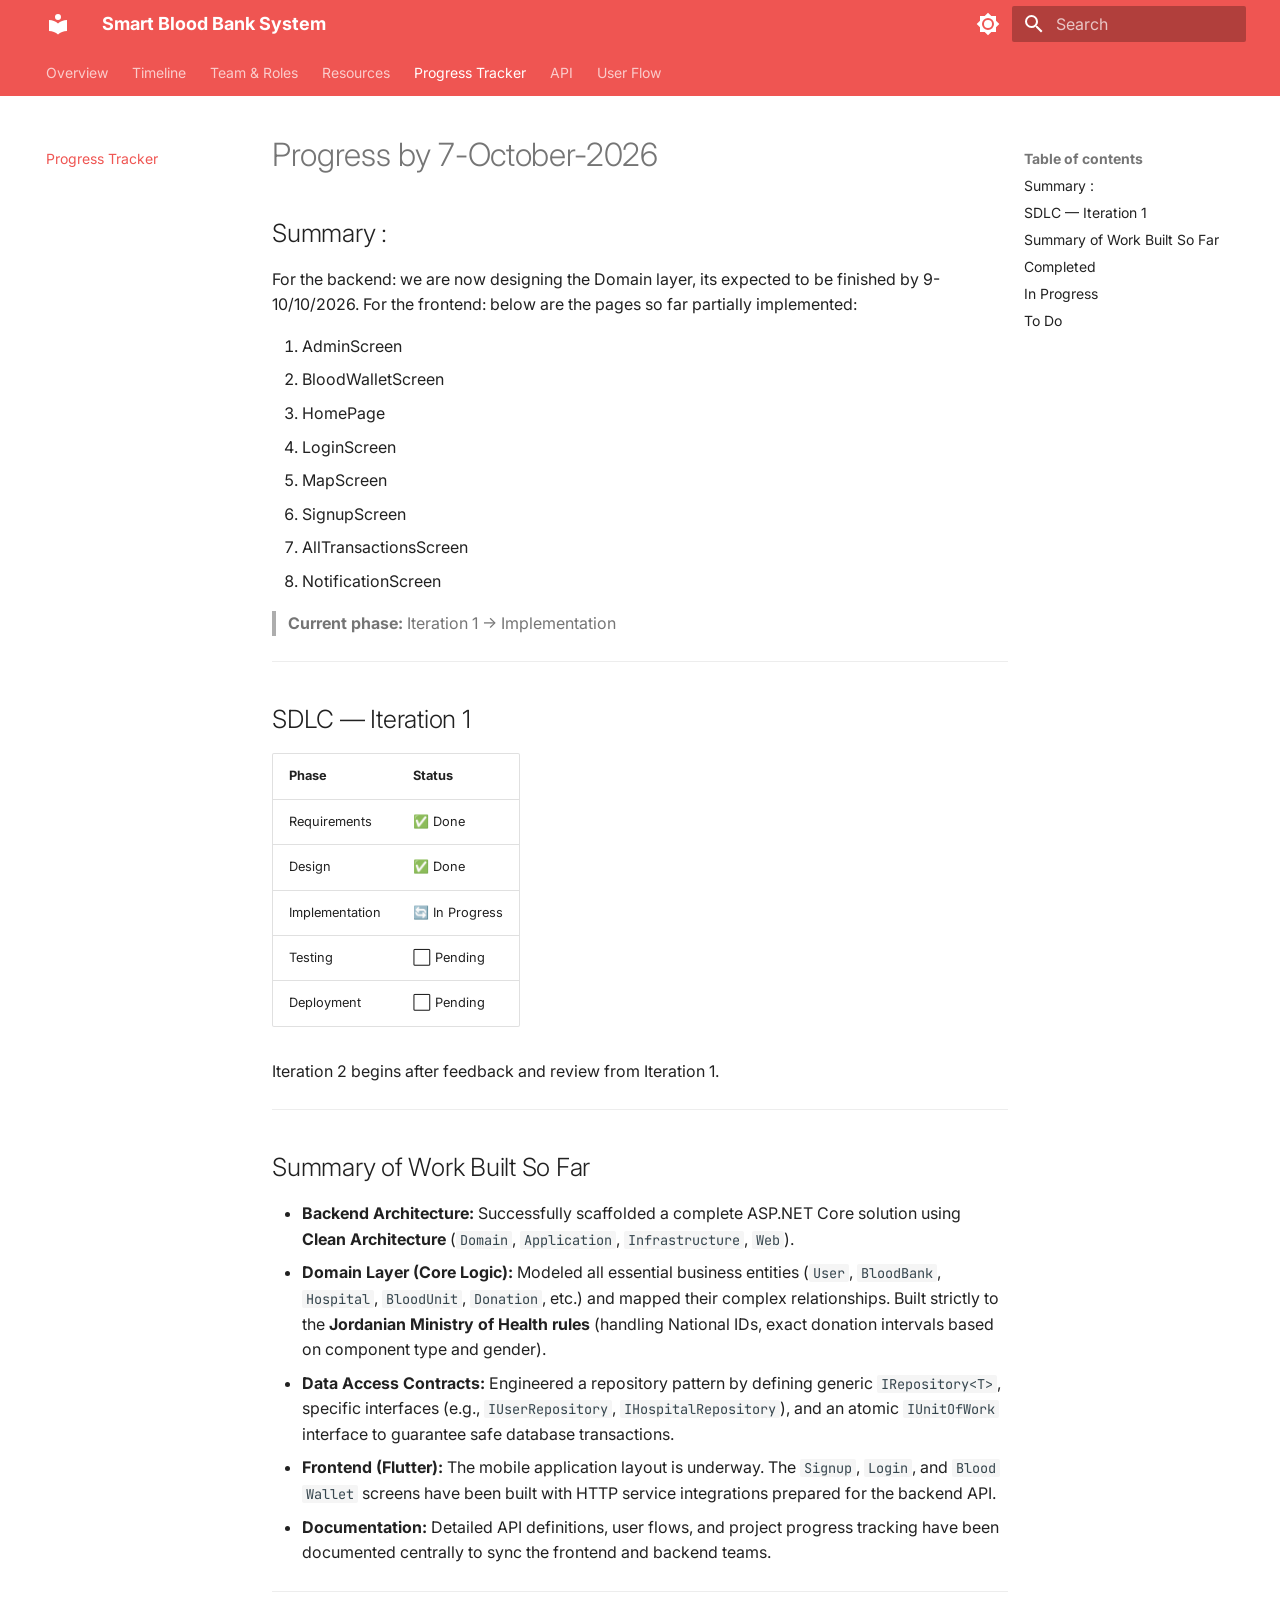
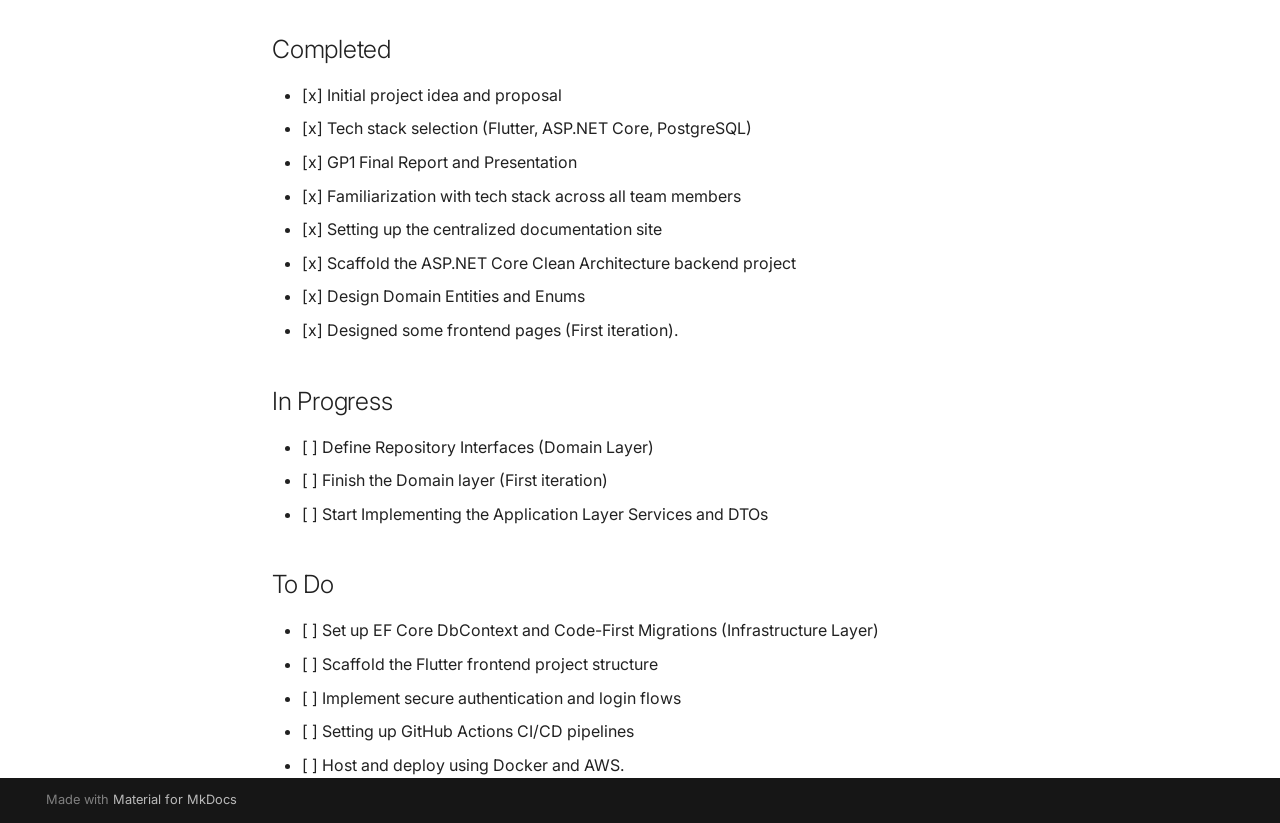
<file: progress/index.html>
<!doctype html>
<html lang="en" class="no-js">
  <head>
    
      <meta charset="utf-8">
      <meta name="viewport" content="width=device-width,initial-scale=1">
      
        <meta name="description" content="Documentation for the Smart Blood Bank System graduation project">
      
      
      
      
        <link rel="prev" href="../resources/">
      
      
      
        
      
      
      <link rel="icon" href="../assets/images/favicon.png">
      <meta name="generator" content="mkdocs-1.6.1, mkdocs-material-9.8.0">
    
    
      
        <title>Progress Tracker - Smart Blood Bank System</title>
      
    
    
      <link rel="stylesheet" href="../assets/stylesheets/main.57a0d79d.min.css">
      
        
        <link rel="stylesheet" href="../assets/stylesheets/palette.fb2fffe2.min.css">
      
      


    
    
      
    
    
      
        
        
        <link rel="preconnect" href="https://fonts.gstatic.com" crossorigin>
        <link rel="stylesheet" href="https://fonts.googleapis.com/css?family=Inter:300,300i,400,400i,700,700i%7CJetBrains+Mono:400,400i,700,700i&display=fallback">
        <style>:root{--md-text-font:"Inter";--md-code-font:"JetBrains Mono"}</style>
      
    
    
      <link rel="stylesheet" href="../stylesheets/extra.css">
    
    <script>__md_scope=new URL("..",location),__md_hash=e=>[...e].reduce(((e,_)=>(e<<5)-e+_.charCodeAt(0)),0),__md_get=(e,_=localStorage,t=__md_scope)=>JSON.parse(_.getItem(t.pathname+"."+e)),__md_set=(e,_,t=localStorage,a=__md_scope)=>{try{t.setItem(a.pathname+"."+e,JSON.stringify(_))}catch(e){}}</script>
    
      

    
    
  </head>
  
  
    
    
      
    
    
    
    
    <body dir="ltr" data-md-color-scheme="default" data-md-color-primary="red" data-md-color-accent="deep-orange">
  
    
    <input class="md-toggle" data-md-toggle="drawer" type="checkbox" id="__drawer" autocomplete="off">
    <input class="md-toggle" data-md-toggle="search" type="checkbox" id="__search" autocomplete="off">
    <label class="md-overlay" for="__drawer"></label>
    <div data-md-component="skip">
      
        
        <a href="#progress-by-7-october-2026" class="md-skip">
          Skip to content
        </a>
      
    </div>
    <div data-md-component="announce">
      
    </div>
    
    
      

<header class="md-header" data-md-component="header">
  <nav class="md-header__inner md-grid" aria-label="Header">
    <a href=".." title="Smart Blood Bank System" class="md-header__button md-logo" aria-label="Smart Blood Bank System" data-md-component="logo">
      
  
  <svg xmlns="http://www.w3.org/2000/svg" viewBox="0 0 24 24"><path d="M12 8a3 3 0 0 0 3-3 3 3 0 0 0-3-3 3 3 0 0 0-3 3 3 3 0 0 0 3 3m0 3.54C9.64 9.35 6.5 8 3 8v11c3.5 0 6.64 1.35 9 3.54 2.36-2.19 5.5-3.54 9-3.54V8c-3.5 0-6.64 1.35-9 3.54"/></svg>

    </a>
    <label class="md-header__button md-icon" for="__drawer">
      
      <svg xmlns="http://www.w3.org/2000/svg" viewBox="0 0 24 24"><path d="M3 6h18v2H3zm0 5h18v2H3zm0 5h18v2H3z"/></svg>
    </label>
    <div class="md-header__title" data-md-component="header-title">
      <div class="md-header__ellipsis">
        <div class="md-header__topic">
          <span class="md-ellipsis">
            Smart Blood Bank System
          </span>
        </div>
        <div class="md-header__topic" data-md-component="header-topic">
          <span class="md-ellipsis">
            
              Progress Tracker
            
          </span>
        </div>
      </div>
    </div>
    
      
        <form class="md-header__option" data-md-component="palette">
  
    
    
    
    <input class="md-option" data-md-color-media="(prefers-color-scheme: light)" data-md-color-scheme="default" data-md-color-primary="red" data-md-color-accent="deep-orange"  aria-label="Switch to dark mode"  type="radio" name="__palette" id="__palette_0">
    
      <label class="md-header__button md-icon" title="Switch to dark mode" for="__palette_1" hidden>
        <svg xmlns="http://www.w3.org/2000/svg" viewBox="0 0 24 24"><path d="M12 8a4 4 0 0 0-4 4 4 4 0 0 0 4 4 4 4 0 0 0 4-4 4 4 0 0 0-4-4m0 10a6 6 0 0 1-6-6 6 6 0 0 1 6-6 6 6 0 0 1 6 6 6 6 0 0 1-6 6m8-9.31V4h-4.69L12 .69 8.69 4H4v4.69L.69 12 4 15.31V20h4.69L12 23.31 15.31 20H20v-4.69L23.31 12z"/></svg>
      </label>
    
  
    
    
    
    <input class="md-option" data-md-color-media="(prefers-color-scheme: dark)" data-md-color-scheme="slate" data-md-color-primary="red" data-md-color-accent="deep-orange"  aria-label="Switch to light mode"  type="radio" name="__palette" id="__palette_1">
    
      <label class="md-header__button md-icon" title="Switch to light mode" for="__palette_0" hidden>
        <svg xmlns="http://www.w3.org/2000/svg" viewBox="0 0 24 24"><path d="M12 18c-.89 0-1.74-.2-2.5-.55C11.56 16.5 13 14.42 13 12s-1.44-4.5-3.5-5.45C10.26 6.2 11.11 6 12 6a6 6 0 0 1 6 6 6 6 0 0 1-6 6m8-9.31V4h-4.69L12 .69 8.69 4H4v4.69L.69 12 4 15.31V20h4.69L12 23.31 15.31 20H20v-4.69L23.31 12z"/></svg>
      </label>
    
  
</form>
      
    
    
      <script>var palette=__md_get("__palette");if(palette&&palette.color){if("(prefers-color-scheme)"===palette.color.media){var media=matchMedia("(prefers-color-scheme: light)"),input=document.querySelector(media.matches?"[data-md-color-media='(prefers-color-scheme: light)']":"[data-md-color-media='(prefers-color-scheme: dark)']");palette.color.media=input.getAttribute("data-md-color-media"),palette.color.scheme=input.getAttribute("data-md-color-scheme"),palette.color.primary=input.getAttribute("data-md-color-primary"),palette.color.accent=input.getAttribute("data-md-color-accent")}for(var[key,value]of Object.entries(palette.color))document.body.setAttribute("data-md-color-"+key,value)}</script>
    
    
    
      
      
        <label class="md-header__button md-icon" for="__search">
          
          <svg xmlns="http://www.w3.org/2000/svg" viewBox="0 0 24 24"><path d="M9.5 3A6.5 6.5 0 0 1 16 9.5c0 1.61-.59 3.09-1.56 4.23l.27.27h.79l5 5-1.5 1.5-5-5v-.79l-.27-.27A6.52 6.52 0 0 1 9.5 16 6.5 6.5 0 0 1 3 9.5 6.5 6.5 0 0 1 9.5 3m0 2C7 5 5 7 5 9.5S7 14 9.5 14 14 12 14 9.5 12 5 9.5 5"/></svg>
        </label>
        <div class="md-search" data-md-component="search" role="dialog">
  <label class="md-search__overlay" for="__search"></label>
  <div class="md-search__inner" role="search">
    <form class="md-search__form" name="search">
      <input type="text" class="md-search__input" name="query" aria-label="Search" placeholder="Search" autocapitalize="off" autocorrect="off" autocomplete="off" spellcheck="false" data-md-component="search-query" required>
      <label class="md-search__icon md-icon" for="__search">
        
        <svg xmlns="http://www.w3.org/2000/svg" viewBox="0 0 24 24"><path d="M9.5 3A6.5 6.5 0 0 1 16 9.5c0 1.61-.59 3.09-1.56 4.23l.27.27h.79l5 5-1.5 1.5-5-5v-.79l-.27-.27A6.52 6.52 0 0 1 9.5 16 6.5 6.5 0 0 1 3 9.5 6.5 6.5 0 0 1 9.5 3m0 2C7 5 5 7 5 9.5S7 14 9.5 14 14 12 14 9.5 12 5 9.5 5"/></svg>
        
        <svg xmlns="http://www.w3.org/2000/svg" viewBox="0 0 24 24"><path d="M20 11v2H8l5.5 5.5-1.42 1.42L4.16 12l7.92-7.92L13.5 5.5 8 11z"/></svg>
      </label>
      <nav class="md-search__options" aria-label="Search">
        
        <button type="reset" class="md-search__icon md-icon" title="Clear" aria-label="Clear" tabindex="-1">
          
          <svg xmlns="http://www.w3.org/2000/svg" viewBox="0 0 24 24"><path d="M19 6.41 17.59 5 12 10.59 6.41 5 5 6.41 10.59 12 5 17.59 6.41 19 12 13.41 17.59 19 19 17.59 13.41 12z"/></svg>
        </button>
      </nav>
      
        <div class="md-search__suggest" data-md-component="search-suggest"></div>
      
    </form>
    <div class="md-search__output">
      <div class="md-search__scrollwrap" tabindex="0" data-md-scrollfix>
        <div class="md-search-result" data-md-component="search-result">
          <div class="md-search-result__meta">
            Initializing search
          </div>
          <ol class="md-search-result__list" role="presentation"></ol>
        </div>
      </div>
    </div>
  </div>
</div>
      
    
    
  </nav>
  
</header>
    
    <div class="md-container" data-md-component="container">
      
      
        
          
            
<nav class="md-tabs" aria-label="Tabs" data-md-component="tabs">
  <div class="md-grid">
    <ul class="md-tabs__list">
      
        
  
  
  
  
    <li class="md-tabs__item">
      <a href=".." class="md-tabs__link">
        
  
  
    
  
  Overview

      </a>
    </li>
  

      
        
  
  
  
  
    <li class="md-tabs__item">
      <a href="../timeline/" class="md-tabs__link">
        
  
  
    
  
  Timeline

      </a>
    </li>
  

      
        
  
  
  
  
    <li class="md-tabs__item">
      <a href="../team/" class="md-tabs__link">
        
  
  
    
  
  Team & Roles

      </a>
    </li>
  

      
        
  
  
  
  
    <li class="md-tabs__item">
      <a href="../resources/" class="md-tabs__link">
        
  
  
    
  
  Resources

      </a>
    </li>
  

      
        
  
  
  
    
  
  
    <li class="md-tabs__item md-tabs__item--active">
      <a href="./" class="md-tabs__link">
        
  
  
    
  
  Progress Tracker

      </a>
    </li>
  

      
        
  
  
  
  
    <li class="md-tabs__item">
      <a href="../api_design.md" class="md-tabs__link">
        
  
  
    
  
  API

      </a>
    </li>
  

      
        
  
  
  
  
    <li class="md-tabs__item">
      <a href="../user_flow.md" class="md-tabs__link">
        
  
  
    
  
  User Flow

      </a>
    </li>
  

      
    </ul>
  </div>
</nav>
          
        
      
      <main class="md-main" data-md-component="main">
        <div class="md-main__inner md-grid">
          
            
              
              <div class="md-sidebar md-sidebar--primary" data-md-component="sidebar" data-md-type="navigation" >
                <div class="md-sidebar__scrollwrap">
                  <div class="md-sidebar__inner">
                    


  


<nav class="md-nav md-nav--primary md-nav--lifted" aria-label="Navigation" data-md-level="0">
  <label class="md-nav__title" for="__drawer">
    <a href=".." title="Smart Blood Bank System" class="md-nav__button md-logo" aria-label="Smart Blood Bank System" data-md-component="logo">
      
  
  <svg xmlns="http://www.w3.org/2000/svg" viewBox="0 0 24 24"><path d="M12 8a3 3 0 0 0 3-3 3 3 0 0 0-3-3 3 3 0 0 0-3 3 3 3 0 0 0 3 3m0 3.54C9.64 9.35 6.5 8 3 8v11c3.5 0 6.64 1.35 9 3.54 2.36-2.19 5.5-3.54 9-3.54V8c-3.5 0-6.64 1.35-9 3.54"/></svg>

    </a>
    Smart Blood Bank System
  </label>
  
  <ul class="md-nav__list" data-md-scrollfix>
    
      
      
  
  
  
  
    <li class="md-nav__item">
      <a href=".." class="md-nav__link">
        
  
  
  <span class="md-ellipsis">
    
  
    Overview
  

    
  </span>
  
  

      </a>
    </li>
  

    
      
      
  
  
  
  
    <li class="md-nav__item">
      <a href="../timeline/" class="md-nav__link">
        
  
  
  <span class="md-ellipsis">
    
  
    Timeline
  

    
  </span>
  
  

      </a>
    </li>
  

    
      
      
  
  
  
  
    <li class="md-nav__item">
      <a href="../team/" class="md-nav__link">
        
  
  
  <span class="md-ellipsis">
    
  
    Team & Roles
  

    
  </span>
  
  

      </a>
    </li>
  

    
      
      
  
  
  
  
    <li class="md-nav__item">
      <a href="../resources/" class="md-nav__link">
        
  
  
  <span class="md-ellipsis">
    
  
    Resources
  

    
  </span>
  
  

      </a>
    </li>
  

    
      
      
  
  
    
  
  
  
    <li class="md-nav__item md-nav__item--active">
      
      <input class="md-nav__toggle md-toggle" type="checkbox" id="__toc">
      
      
        
      
      
        <label class="md-nav__link md-nav__link--active" for="__toc">
          
  
  
  <span class="md-ellipsis">
    
  
    Progress Tracker
  

    
  </span>
  
  

          <span class="md-nav__icon md-icon"></span>
        </label>
      
      <a href="./" class="md-nav__link md-nav__link--active">
        
  
  
  <span class="md-ellipsis">
    
  
    Progress Tracker
  

    
  </span>
  
  

      </a>
      
        

<nav class="md-nav md-nav--secondary" aria-label="Table of contents">
  
  
  
    
  
  
    <label class="md-nav__title" for="__toc">
      <span class="md-nav__icon md-icon"></span>
      Table of contents
    </label>
    <ul class="md-nav__list" data-md-component="toc" data-md-scrollfix>
      
        <li class="md-nav__item">
  <a href="#summary" class="md-nav__link">
    <span class="md-ellipsis">
      
        Summary :
      
    </span>
  </a>
  
</li>
      
        <li class="md-nav__item">
  <a href="#sdlc-iteration-1" class="md-nav__link">
    <span class="md-ellipsis">
      
        SDLC — Iteration 1
      
    </span>
  </a>
  
</li>
      
        <li class="md-nav__item">
  <a href="#summary-of-work-built-so-far" class="md-nav__link">
    <span class="md-ellipsis">
      
        Summary of Work Built So Far
      
    </span>
  </a>
  
</li>
      
        <li class="md-nav__item">
  <a href="#completed" class="md-nav__link">
    <span class="md-ellipsis">
      
        Completed
      
    </span>
  </a>
  
</li>
      
        <li class="md-nav__item">
  <a href="#in-progress" class="md-nav__link">
    <span class="md-ellipsis">
      
        In Progress
      
    </span>
  </a>
  
</li>
      
        <li class="md-nav__item">
  <a href="#to-do" class="md-nav__link">
    <span class="md-ellipsis">
      
        To Do
      
    </span>
  </a>
  
</li>
      
    </ul>
  
</nav>
      
    </li>
  

    
      
      
  
  
  
  
    <li class="md-nav__item">
      <a href="../api_design.md" class="md-nav__link">
        
  
  
  <span class="md-ellipsis">
    
  
    API
  

    
  </span>
  
  

      </a>
    </li>
  

    
      
      
  
  
  
  
    <li class="md-nav__item">
      <a href="../user_flow.md" class="md-nav__link">
        
  
  
  <span class="md-ellipsis">
    
  
    User Flow
  

    
  </span>
  
  

      </a>
    </li>
  

    
  </ul>
</nav>
                  </div>
                </div>
              </div>
            
            
              
              <div class="md-sidebar md-sidebar--secondary" data-md-component="sidebar" data-md-type="toc" >
                <div class="md-sidebar__scrollwrap">
                  <div class="md-sidebar__inner">
                    

<nav class="md-nav md-nav--secondary" aria-label="Table of contents">
  
  
  
    
  
  
    <label class="md-nav__title" for="__toc">
      <span class="md-nav__icon md-icon"></span>
      Table of contents
    </label>
    <ul class="md-nav__list" data-md-component="toc" data-md-scrollfix>
      
        <li class="md-nav__item">
  <a href="#summary" class="md-nav__link">
    <span class="md-ellipsis">
      
        Summary :
      
    </span>
  </a>
  
</li>
      
        <li class="md-nav__item">
  <a href="#sdlc-iteration-1" class="md-nav__link">
    <span class="md-ellipsis">
      
        SDLC — Iteration 1
      
    </span>
  </a>
  
</li>
      
        <li class="md-nav__item">
  <a href="#summary-of-work-built-so-far" class="md-nav__link">
    <span class="md-ellipsis">
      
        Summary of Work Built So Far
      
    </span>
  </a>
  
</li>
      
        <li class="md-nav__item">
  <a href="#completed" class="md-nav__link">
    <span class="md-ellipsis">
      
        Completed
      
    </span>
  </a>
  
</li>
      
        <li class="md-nav__item">
  <a href="#in-progress" class="md-nav__link">
    <span class="md-ellipsis">
      
        In Progress
      
    </span>
  </a>
  
</li>
      
        <li class="md-nav__item">
  <a href="#to-do" class="md-nav__link">
    <span class="md-ellipsis">
      
        To Do
      
    </span>
  </a>
  
</li>
      
    </ul>
  
</nav>
                  </div>
                </div>
              </div>
            
          
          
            <div class="md-content" data-md-component="content">
              
              <article class="md-content__inner md-typeset">
                
                  



<h1 id="progress-by-7-october-2026">Progress by 7-October-2026</h1>
<h2 id="summary">Summary :</h2>
<p>For the backend: we are now designing the Domain layer, its expected to be finished by 9-10/10/2026.
For the frontend: below are the pages so far partially implemented:</p>
<ol>
<li>AdminScreen</li>
<li>BloodWalletScreen</li>
<li>HomePage</li>
<li>LoginScreen</li>
<li>MapScreen</li>
<li>SignupScreen</li>
<li>AllTransactionsScreen</li>
<li>NotificationScreen</li>
</ol>
<blockquote>
<p><strong>Current phase:</strong> Iteration 1 → Implementation</p>
</blockquote>
<hr />
<h2 id="sdlc-iteration-1">SDLC — Iteration 1</h2>
<table>
<thead>
<tr>
<th>Phase</th>
<th>Status</th>
</tr>
</thead>
<tbody>
<tr>
<td>Requirements</td>
<td>✅ Done</td>
</tr>
<tr>
<td>Design</td>
<td>✅ Done</td>
</tr>
<tr>
<td>Implementation</td>
<td>🔄 In Progress</td>
</tr>
<tr>
<td>Testing</td>
<td>⬜ Pending</td>
</tr>
<tr>
<td>Deployment</td>
<td>⬜ Pending</td>
</tr>
</tbody>
</table>
<p>Iteration 2 begins after feedback and review from Iteration 1.</p>
<hr />
<h2 id="summary-of-work-built-so-far">Summary of Work Built So Far</h2>
<ul>
<li><strong>Backend Architecture:</strong> Successfully scaffolded a complete ASP.NET Core solution using <strong>Clean Architecture</strong> (<code>Domain</code>, <code>Application</code>, <code>Infrastructure</code>, <code>Web</code>).</li>
<li><strong>Domain Layer (Core Logic):</strong> Modeled all essential business entities (<code>User</code>, <code>BloodBank</code>, <code>Hospital</code>, <code>BloodUnit</code>, <code>Donation</code>, etc.) and mapped their complex relationships. Built strictly to the <strong>Jordanian Ministry of Health rules</strong> (handling National IDs, exact donation intervals based on component type and gender).</li>
<li><strong>Data Access Contracts:</strong> Engineered a repository pattern by defining generic <code>IRepository&lt;T&gt;</code>, specific interfaces (e.g., <code>IUserRepository</code>, <code>IHospitalRepository</code>), and an atomic <code>IUnitOfWork</code> interface to guarantee safe database transactions. </li>
<li><strong>Frontend (Flutter):</strong> The mobile application layout is underway. The <code>Signup</code>, <code>Login</code>, and <code>Blood Wallet</code> screens have been built with HTTP service integrations prepared for the backend API.</li>
<li><strong>Documentation:</strong> Detailed API definitions, user flows, and project progress tracking have been documented centrally to sync the frontend and backend teams.</li>
</ul>
<hr />
<h2 id="completed">Completed</h2>
<ul>
<li>[x] Initial project idea and proposal</li>
<li>[x] Tech stack selection (Flutter, ASP.NET Core, PostgreSQL)</li>
<li>[x] GP1 Final Report and Presentation</li>
<li>[x] Familiarization with tech stack across all team members</li>
<li>[x] Setting up the centralized documentation site</li>
<li>[x] Scaffold the ASP.NET Core Clean Architecture backend project</li>
<li>[x] Design Domain Entities and Enums</li>
<li>[x] Designed some frontend pages (First iteration).</li>
</ul>
<h2 id="in-progress">In Progress</h2>
<ul>
<li>[ ] Define Repository Interfaces (Domain Layer)</li>
<li>[ ] Finish the Domain layer (First iteration)</li>
<li>[ ] Start Implementing the Application Layer Services and DTOs</li>
</ul>
<h2 id="to-do">To Do</h2>
<ul>
<li>[ ] Set up EF Core DbContext and Code-First Migrations (Infrastructure Layer)</li>
<li>[ ] Scaffold the Flutter frontend project structure</li>
<li>[ ] Implement secure authentication and login flows</li>
<li>[ ] Setting up GitHub Actions CI/CD pipelines</li>
<li>[ ] Host and deploy using Docker and AWS.</li>
</ul>












                
              </article>
            </div>
          
          
<script>var target=document.getElementById(location.hash.slice(1));target&&target.name&&(target.checked=target.name.startsWith("__tabbed_"))</script>
        </div>
        
          <button type="button" class="md-top md-icon" data-md-component="top" hidden>
  
  <svg xmlns="http://www.w3.org/2000/svg" viewBox="0 0 24 24"><path d="M13 20h-2V8l-5.5 5.5-1.42-1.42L12 4.16l7.92 7.92-1.42 1.42L13 8z"/></svg>
  Back to top
</button>
        
      </main>
      
        <footer class="md-footer">
  
  <div class="md-footer-meta md-typeset">
    <div class="md-footer-meta__inner md-grid">
      <div class="md-copyright">
  
  
    Made with
    <a href="https://squidfunk.github.io/mkdocs-material/" target="_blank" rel="noopener">
      Material for MkDocs
    </a>
  
</div>
      
    </div>
  </div>
</footer>
      
    </div>
    <div class="md-dialog" data-md-component="dialog">
      <div class="md-dialog__inner md-typeset"></div>
    </div>
    
    
    
      
      
      <script id="__config" type="application/json">{"annotate": null, "base": "..", "features": ["navigation.tabs", "navigation.sections", "navigation.top", "search.suggest", "search.highlight", "content.code.copy"], "search": "../assets/javascripts/workers/search.a7633da7.min.js", "tags": null, "translations": {"clipboard.copied": "Copied to clipboard", "clipboard.copy": "Copy to clipboard", "search.result.more.one": "1 more on this page", "search.result.more.other": "# more on this page", "search.result.none": "No matching documents", "search.result.one": "1 matching document", "search.result.other": "# matching documents", "search.result.placeholder": "Type to start searching", "search.result.term.missing": "Missing", "select.version": "Select version"}, "version": null}</script>
    
    
      <script src="../assets/javascripts/bundle.c21346df.min.js"></script>
      
    
  </body>
</html>
</file>
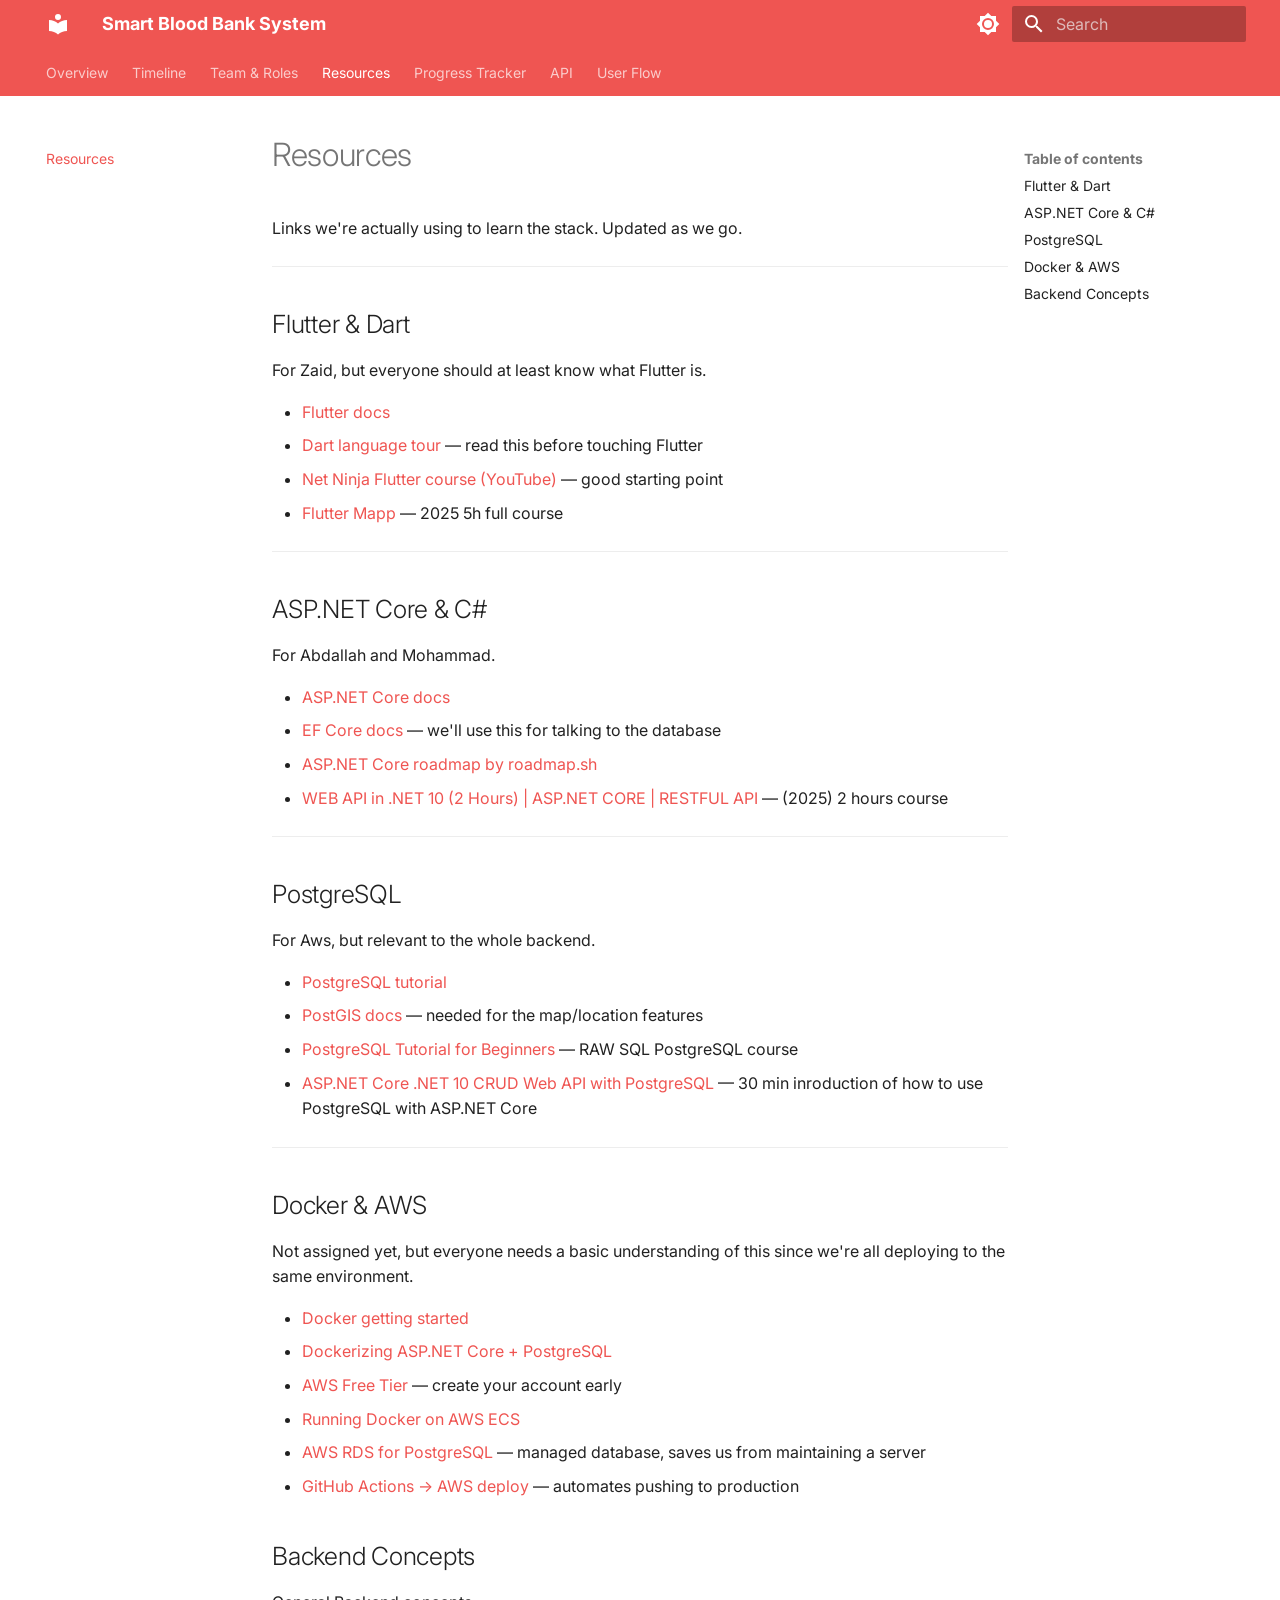
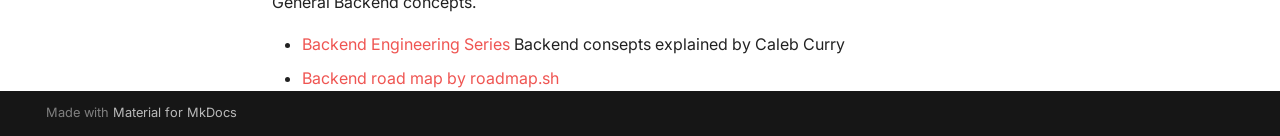
<file: resources/index.html>
<!doctype html>
<html lang="en" class="no-js">
  <head>
    
      <meta charset="utf-8">
      <meta name="viewport" content="width=device-width,initial-scale=1">
      
        <meta name="description" content="Documentation for the Smart Blood Bank System graduation project">
      
      
      
      
        <link rel="prev" href="../team/">
      
      
        <link rel="next" href="../progress/">
      
      
        
      
      
      <link rel="icon" href="../assets/images/favicon.png">
      <meta name="generator" content="mkdocs-1.6.1, mkdocs-material-9.8.0">
    
    
      
        <title>Resources - Smart Blood Bank System</title>
      
    
    
      <link rel="stylesheet" href="../assets/stylesheets/main.57a0d79d.min.css">
      
        
        <link rel="stylesheet" href="../assets/stylesheets/palette.fb2fffe2.min.css">
      
      


    
    
      
    
    
      
        
        
        <link rel="preconnect" href="https://fonts.gstatic.com" crossorigin>
        <link rel="stylesheet" href="https://fonts.googleapis.com/css?family=Inter:300,300i,400,400i,700,700i%7CJetBrains+Mono:400,400i,700,700i&display=fallback">
        <style>:root{--md-text-font:"Inter";--md-code-font:"JetBrains Mono"}</style>
      
    
    
      <link rel="stylesheet" href="../stylesheets/extra.css">
    
    <script>__md_scope=new URL("..",location),__md_hash=e=>[...e].reduce(((e,_)=>(e<<5)-e+_.charCodeAt(0)),0),__md_get=(e,_=localStorage,t=__md_scope)=>JSON.parse(_.getItem(t.pathname+"."+e)),__md_set=(e,_,t=localStorage,a=__md_scope)=>{try{t.setItem(a.pathname+"."+e,JSON.stringify(_))}catch(e){}}</script>
    
      

    
    
  </head>
  
  
    
    
      
    
    
    
    
    <body dir="ltr" data-md-color-scheme="default" data-md-color-primary="red" data-md-color-accent="deep-orange">
  
    
    <input class="md-toggle" data-md-toggle="drawer" type="checkbox" id="__drawer" autocomplete="off">
    <input class="md-toggle" data-md-toggle="search" type="checkbox" id="__search" autocomplete="off">
    <label class="md-overlay" for="__drawer"></label>
    <div data-md-component="skip">
      
        
        <a href="#resources" class="md-skip">
          Skip to content
        </a>
      
    </div>
    <div data-md-component="announce">
      
    </div>
    
    
      

<header class="md-header" data-md-component="header">
  <nav class="md-header__inner md-grid" aria-label="Header">
    <a href=".." title="Smart Blood Bank System" class="md-header__button md-logo" aria-label="Smart Blood Bank System" data-md-component="logo">
      
  
  <svg xmlns="http://www.w3.org/2000/svg" viewBox="0 0 24 24"><path d="M12 8a3 3 0 0 0 3-3 3 3 0 0 0-3-3 3 3 0 0 0-3 3 3 3 0 0 0 3 3m0 3.54C9.64 9.35 6.5 8 3 8v11c3.5 0 6.64 1.35 9 3.54 2.36-2.19 5.5-3.54 9-3.54V8c-3.5 0-6.64 1.35-9 3.54"/></svg>

    </a>
    <label class="md-header__button md-icon" for="__drawer">
      
      <svg xmlns="http://www.w3.org/2000/svg" viewBox="0 0 24 24"><path d="M3 6h18v2H3zm0 5h18v2H3zm0 5h18v2H3z"/></svg>
    </label>
    <div class="md-header__title" data-md-component="header-title">
      <div class="md-header__ellipsis">
        <div class="md-header__topic">
          <span class="md-ellipsis">
            Smart Blood Bank System
          </span>
        </div>
        <div class="md-header__topic" data-md-component="header-topic">
          <span class="md-ellipsis">
            
              Resources
            
          </span>
        </div>
      </div>
    </div>
    
      
        <form class="md-header__option" data-md-component="palette">
  
    
    
    
    <input class="md-option" data-md-color-media="(prefers-color-scheme: light)" data-md-color-scheme="default" data-md-color-primary="red" data-md-color-accent="deep-orange"  aria-label="Switch to dark mode"  type="radio" name="__palette" id="__palette_0">
    
      <label class="md-header__button md-icon" title="Switch to dark mode" for="__palette_1" hidden>
        <svg xmlns="http://www.w3.org/2000/svg" viewBox="0 0 24 24"><path d="M12 8a4 4 0 0 0-4 4 4 4 0 0 0 4 4 4 4 0 0 0 4-4 4 4 0 0 0-4-4m0 10a6 6 0 0 1-6-6 6 6 0 0 1 6-6 6 6 0 0 1 6 6 6 6 0 0 1-6 6m8-9.31V4h-4.69L12 .69 8.69 4H4v4.69L.69 12 4 15.31V20h4.69L12 23.31 15.31 20H20v-4.69L23.31 12z"/></svg>
      </label>
    
  
    
    
    
    <input class="md-option" data-md-color-media="(prefers-color-scheme: dark)" data-md-color-scheme="slate" data-md-color-primary="red" data-md-color-accent="deep-orange"  aria-label="Switch to light mode"  type="radio" name="__palette" id="__palette_1">
    
      <label class="md-header__button md-icon" title="Switch to light mode" for="__palette_0" hidden>
        <svg xmlns="http://www.w3.org/2000/svg" viewBox="0 0 24 24"><path d="M12 18c-.89 0-1.74-.2-2.5-.55C11.56 16.5 13 14.42 13 12s-1.44-4.5-3.5-5.45C10.26 6.2 11.11 6 12 6a6 6 0 0 1 6 6 6 6 0 0 1-6 6m8-9.31V4h-4.69L12 .69 8.69 4H4v4.69L.69 12 4 15.31V20h4.69L12 23.31 15.31 20H20v-4.69L23.31 12z"/></svg>
      </label>
    
  
</form>
      
    
    
      <script>var palette=__md_get("__palette");if(palette&&palette.color){if("(prefers-color-scheme)"===palette.color.media){var media=matchMedia("(prefers-color-scheme: light)"),input=document.querySelector(media.matches?"[data-md-color-media='(prefers-color-scheme: light)']":"[data-md-color-media='(prefers-color-scheme: dark)']");palette.color.media=input.getAttribute("data-md-color-media"),palette.color.scheme=input.getAttribute("data-md-color-scheme"),palette.color.primary=input.getAttribute("data-md-color-primary"),palette.color.accent=input.getAttribute("data-md-color-accent")}for(var[key,value]of Object.entries(palette.color))document.body.setAttribute("data-md-color-"+key,value)}</script>
    
    
    
      
      
        <label class="md-header__button md-icon" for="__search">
          
          <svg xmlns="http://www.w3.org/2000/svg" viewBox="0 0 24 24"><path d="M9.5 3A6.5 6.5 0 0 1 16 9.5c0 1.61-.59 3.09-1.56 4.23l.27.27h.79l5 5-1.5 1.5-5-5v-.79l-.27-.27A6.52 6.52 0 0 1 9.5 16 6.5 6.5 0 0 1 3 9.5 6.5 6.5 0 0 1 9.5 3m0 2C7 5 5 7 5 9.5S7 14 9.5 14 14 12 14 9.5 12 5 9.5 5"/></svg>
        </label>
        <div class="md-search" data-md-component="search" role="dialog">
  <label class="md-search__overlay" for="__search"></label>
  <div class="md-search__inner" role="search">
    <form class="md-search__form" name="search">
      <input type="text" class="md-search__input" name="query" aria-label="Search" placeholder="Search" autocapitalize="off" autocorrect="off" autocomplete="off" spellcheck="false" data-md-component="search-query" required>
      <label class="md-search__icon md-icon" for="__search">
        
        <svg xmlns="http://www.w3.org/2000/svg" viewBox="0 0 24 24"><path d="M9.5 3A6.5 6.5 0 0 1 16 9.5c0 1.61-.59 3.09-1.56 4.23l.27.27h.79l5 5-1.5 1.5-5-5v-.79l-.27-.27A6.52 6.52 0 0 1 9.5 16 6.5 6.5 0 0 1 3 9.5 6.5 6.5 0 0 1 9.5 3m0 2C7 5 5 7 5 9.5S7 14 9.5 14 14 12 14 9.5 12 5 9.5 5"/></svg>
        
        <svg xmlns="http://www.w3.org/2000/svg" viewBox="0 0 24 24"><path d="M20 11v2H8l5.5 5.5-1.42 1.42L4.16 12l7.92-7.92L13.5 5.5 8 11z"/></svg>
      </label>
      <nav class="md-search__options" aria-label="Search">
        
        <button type="reset" class="md-search__icon md-icon" title="Clear" aria-label="Clear" tabindex="-1">
          
          <svg xmlns="http://www.w3.org/2000/svg" viewBox="0 0 24 24"><path d="M19 6.41 17.59 5 12 10.59 6.41 5 5 6.41 10.59 12 5 17.59 6.41 19 12 13.41 17.59 19 19 17.59 13.41 12z"/></svg>
        </button>
      </nav>
      
        <div class="md-search__suggest" data-md-component="search-suggest"></div>
      
    </form>
    <div class="md-search__output">
      <div class="md-search__scrollwrap" tabindex="0" data-md-scrollfix>
        <div class="md-search-result" data-md-component="search-result">
          <div class="md-search-result__meta">
            Initializing search
          </div>
          <ol class="md-search-result__list" role="presentation"></ol>
        </div>
      </div>
    </div>
  </div>
</div>
      
    
    
  </nav>
  
</header>
    
    <div class="md-container" data-md-component="container">
      
      
        
          
            
<nav class="md-tabs" aria-label="Tabs" data-md-component="tabs">
  <div class="md-grid">
    <ul class="md-tabs__list">
      
        
  
  
  
  
    <li class="md-tabs__item">
      <a href=".." class="md-tabs__link">
        
  
  
    
  
  Overview

      </a>
    </li>
  

      
        
  
  
  
  
    <li class="md-tabs__item">
      <a href="../timeline/" class="md-tabs__link">
        
  
  
    
  
  Timeline

      </a>
    </li>
  

      
        
  
  
  
  
    <li class="md-tabs__item">
      <a href="../team/" class="md-tabs__link">
        
  
  
    
  
  Team & Roles

      </a>
    </li>
  

      
        
  
  
  
    
  
  
    <li class="md-tabs__item md-tabs__item--active">
      <a href="./" class="md-tabs__link">
        
  
  
    
  
  Resources

      </a>
    </li>
  

      
        
  
  
  
  
    <li class="md-tabs__item">
      <a href="../progress/" class="md-tabs__link">
        
  
  
    
  
  Progress Tracker

      </a>
    </li>
  

      
        
  
  
  
  
    <li class="md-tabs__item">
      <a href="../api_design.md" class="md-tabs__link">
        
  
  
    
  
  API

      </a>
    </li>
  

      
        
  
  
  
  
    <li class="md-tabs__item">
      <a href="../user_flow.md" class="md-tabs__link">
        
  
  
    
  
  User Flow

      </a>
    </li>
  

      
    </ul>
  </div>
</nav>
          
        
      
      <main class="md-main" data-md-component="main">
        <div class="md-main__inner md-grid">
          
            
              
              <div class="md-sidebar md-sidebar--primary" data-md-component="sidebar" data-md-type="navigation" >
                <div class="md-sidebar__scrollwrap">
                  <div class="md-sidebar__inner">
                    


  


<nav class="md-nav md-nav--primary md-nav--lifted" aria-label="Navigation" data-md-level="0">
  <label class="md-nav__title" for="__drawer">
    <a href=".." title="Smart Blood Bank System" class="md-nav__button md-logo" aria-label="Smart Blood Bank System" data-md-component="logo">
      
  
  <svg xmlns="http://www.w3.org/2000/svg" viewBox="0 0 24 24"><path d="M12 8a3 3 0 0 0 3-3 3 3 0 0 0-3-3 3 3 0 0 0-3 3 3 3 0 0 0 3 3m0 3.54C9.64 9.35 6.5 8 3 8v11c3.5 0 6.64 1.35 9 3.54 2.36-2.19 5.5-3.54 9-3.54V8c-3.5 0-6.64 1.35-9 3.54"/></svg>

    </a>
    Smart Blood Bank System
  </label>
  
  <ul class="md-nav__list" data-md-scrollfix>
    
      
      
  
  
  
  
    <li class="md-nav__item">
      <a href=".." class="md-nav__link">
        
  
  
  <span class="md-ellipsis">
    
  
    Overview
  

    
  </span>
  
  

      </a>
    </li>
  

    
      
      
  
  
  
  
    <li class="md-nav__item">
      <a href="../timeline/" class="md-nav__link">
        
  
  
  <span class="md-ellipsis">
    
  
    Timeline
  

    
  </span>
  
  

      </a>
    </li>
  

    
      
      
  
  
  
  
    <li class="md-nav__item">
      <a href="../team/" class="md-nav__link">
        
  
  
  <span class="md-ellipsis">
    
  
    Team & Roles
  

    
  </span>
  
  

      </a>
    </li>
  

    
      
      
  
  
    
  
  
  
    <li class="md-nav__item md-nav__item--active">
      
      <input class="md-nav__toggle md-toggle" type="checkbox" id="__toc">
      
      
        
      
      
        <label class="md-nav__link md-nav__link--active" for="__toc">
          
  
  
  <span class="md-ellipsis">
    
  
    Resources
  

    
  </span>
  
  

          <span class="md-nav__icon md-icon"></span>
        </label>
      
      <a href="./" class="md-nav__link md-nav__link--active">
        
  
  
  <span class="md-ellipsis">
    
  
    Resources
  

    
  </span>
  
  

      </a>
      
        

<nav class="md-nav md-nav--secondary" aria-label="Table of contents">
  
  
  
    
  
  
    <label class="md-nav__title" for="__toc">
      <span class="md-nav__icon md-icon"></span>
      Table of contents
    </label>
    <ul class="md-nav__list" data-md-component="toc" data-md-scrollfix>
      
        <li class="md-nav__item">
  <a href="#flutter-dart" class="md-nav__link">
    <span class="md-ellipsis">
      
        Flutter &amp; Dart
      
    </span>
  </a>
  
</li>
      
        <li class="md-nav__item">
  <a href="#aspnet-core-c" class="md-nav__link">
    <span class="md-ellipsis">
      
        ASP.NET Core &amp; C#
      
    </span>
  </a>
  
</li>
      
        <li class="md-nav__item">
  <a href="#postgresql" class="md-nav__link">
    <span class="md-ellipsis">
      
        PostgreSQL
      
    </span>
  </a>
  
</li>
      
        <li class="md-nav__item">
  <a href="#docker-aws" class="md-nav__link">
    <span class="md-ellipsis">
      
        Docker &amp; AWS
      
    </span>
  </a>
  
</li>
      
        <li class="md-nav__item">
  <a href="#backend-concepts" class="md-nav__link">
    <span class="md-ellipsis">
      
        Backend Concepts
      
    </span>
  </a>
  
</li>
      
    </ul>
  
</nav>
      
    </li>
  

    
      
      
  
  
  
  
    <li class="md-nav__item">
      <a href="../progress/" class="md-nav__link">
        
  
  
  <span class="md-ellipsis">
    
  
    Progress Tracker
  

    
  </span>
  
  

      </a>
    </li>
  

    
      
      
  
  
  
  
    <li class="md-nav__item">
      <a href="../api_design.md" class="md-nav__link">
        
  
  
  <span class="md-ellipsis">
    
  
    API
  

    
  </span>
  
  

      </a>
    </li>
  

    
      
      
  
  
  
  
    <li class="md-nav__item">
      <a href="../user_flow.md" class="md-nav__link">
        
  
  
  <span class="md-ellipsis">
    
  
    User Flow
  

    
  </span>
  
  

      </a>
    </li>
  

    
  </ul>
</nav>
                  </div>
                </div>
              </div>
            
            
              
              <div class="md-sidebar md-sidebar--secondary" data-md-component="sidebar" data-md-type="toc" >
                <div class="md-sidebar__scrollwrap">
                  <div class="md-sidebar__inner">
                    

<nav class="md-nav md-nav--secondary" aria-label="Table of contents">
  
  
  
    
  
  
    <label class="md-nav__title" for="__toc">
      <span class="md-nav__icon md-icon"></span>
      Table of contents
    </label>
    <ul class="md-nav__list" data-md-component="toc" data-md-scrollfix>
      
        <li class="md-nav__item">
  <a href="#flutter-dart" class="md-nav__link">
    <span class="md-ellipsis">
      
        Flutter &amp; Dart
      
    </span>
  </a>
  
</li>
      
        <li class="md-nav__item">
  <a href="#aspnet-core-c" class="md-nav__link">
    <span class="md-ellipsis">
      
        ASP.NET Core &amp; C#
      
    </span>
  </a>
  
</li>
      
        <li class="md-nav__item">
  <a href="#postgresql" class="md-nav__link">
    <span class="md-ellipsis">
      
        PostgreSQL
      
    </span>
  </a>
  
</li>
      
        <li class="md-nav__item">
  <a href="#docker-aws" class="md-nav__link">
    <span class="md-ellipsis">
      
        Docker &amp; AWS
      
    </span>
  </a>
  
</li>
      
        <li class="md-nav__item">
  <a href="#backend-concepts" class="md-nav__link">
    <span class="md-ellipsis">
      
        Backend Concepts
      
    </span>
  </a>
  
</li>
      
    </ul>
  
</nav>
                  </div>
                </div>
              </div>
            
          
          
            <div class="md-content" data-md-component="content">
              
              <article class="md-content__inner md-typeset">
                
                  



<h1 id="resources">Resources</h1>
<p>Links we're actually using to learn the stack. Updated as we go.</p>
<hr />
<h2 id="flutter-dart">Flutter &amp; Dart</h2>
<p>For Zaid, but everyone should at least know what Flutter is.</p>
<ul>
<li><a href="https://flutter.dev/docs">Flutter docs</a></li>
<li><a href="https://dart.dev/guides/language/language-tour">Dart language tour</a> — read this before touching Flutter</li>
<li><a href="https://www.youtube.com/watch?v=1ukSR1GRtMU">Net Ninja Flutter course (YouTube)</a> — good starting point</li>
<li><a href="https://www.youtube.com/watch?v=3kaGC_DrUnw&amp;t=1s">Flutter Mapp</a> — 2025 5h full course</li>
</ul>
<hr />
<h2 id="aspnet-core-c">ASP.NET Core &amp; C#</h2>
<p>For Abdallah and Mohammad.</p>
<ul>
<li><a href="https://learn.microsoft.com/en-us/aspnet/core/?view=aspnetcore-8.0">ASP.NET Core docs</a></li>
<li><a href="https://learn.microsoft.com/en-us/ef/core/">EF Core docs</a> — we'll use this for talking to the database</li>
<li><a href="https://roadmap.sh/aspnet-core">ASP.NET Core roadmap by roadmap.sh</a></li>
<li><a href="https://www.youtube.com/watch?v=fqaQ1vazLGk">WEB API in .NET 10 (2 Hours) | ASP.NET CORE | RESTFUL API</a> — (2025) 2 hours course </li>
</ul>
<hr />
<h2 id="postgresql">PostgreSQL</h2>
<p>For Aws, but relevant to the whole backend.</p>
<ul>
<li><a href="https://www.postgresql.org/docs/current/tutorial.html">PostgreSQL tutorial</a></li>
<li><a href="https://postgis.net/documentation/">PostGIS docs</a> — needed for the map/location features</li>
<li><a href="https://www.youtube.com/watch?v=SpfIwlAYaKk">PostgreSQL Tutorial for Beginners</a> — RAW SQL PostgreSQL course</li>
<li><a href="https://www.youtube.com/watch?v=UUtGIJYLBhE">ASP.NET Core .NET 10 CRUD Web API with PostgreSQL</a> — 30 min inroduction of how to use PostgreSQL with ASP.NET Core</li>
</ul>
<hr />
<h2 id="docker-aws">Docker &amp; AWS</h2>
<p>Not assigned yet, but everyone needs a basic understanding of this since we're all deploying to the same environment.</p>
<ul>
<li><a href="https://docs.docker.com/get-started/">Docker getting started</a></li>
<li><a href="https://learn.microsoft.com/en-us/dotnet/architecture/microservices/net-core-net-framework-containers/docker-containers-build-deploy">Dockerizing ASP.NET Core + PostgreSQL</a></li>
<li><a href="https://aws.amazon.com/free/">AWS Free Tier</a> — create your account early</li>
<li><a href="https://docs.aws.amazon.com/AmazonECS/latest/developerguide/getting-started.html">Running Docker on AWS ECS</a></li>
<li><a href="https://docs.aws.amazon.com/AmazonRDS/latest/UserGuide/CHAP_PostgreSQL.html">AWS RDS for PostgreSQL</a> — managed database, saves us from maintaining a server</li>
<li><a href="https://github.com/aws-actions/amazon-ecs-deploy-task-definition">GitHub Actions → AWS deploy</a> — automates pushing to production</li>
</ul>
<h2 id="backend-concepts">Backend Concepts</h2>
<p>General Backend concepts.</p>
<ul>
<li><a href="https://www.youtube.com/watch?v=XvFmUE-36Kc&amp;list=PL_c9BZzLwBRIHUNeoywVJXViXGEsk6PDr">Backend Engineering Series</a> Backend consepts explained by Caleb Curry</li>
<li><a href="https://roadmap.sh/backend">Backend road map by roadmap.sh</a></li>
</ul>












                
              </article>
            </div>
          
          
<script>var target=document.getElementById(location.hash.slice(1));target&&target.name&&(target.checked=target.name.startsWith("__tabbed_"))</script>
        </div>
        
          <button type="button" class="md-top md-icon" data-md-component="top" hidden>
  
  <svg xmlns="http://www.w3.org/2000/svg" viewBox="0 0 24 24"><path d="M13 20h-2V8l-5.5 5.5-1.42-1.42L12 4.16l7.92 7.92-1.42 1.42L13 8z"/></svg>
  Back to top
</button>
        
      </main>
      
        <footer class="md-footer">
  
  <div class="md-footer-meta md-typeset">
    <div class="md-footer-meta__inner md-grid">
      <div class="md-copyright">
  
  
    Made with
    <a href="https://squidfunk.github.io/mkdocs-material/" target="_blank" rel="noopener">
      Material for MkDocs
    </a>
  
</div>
      
    </div>
  </div>
</footer>
      
    </div>
    <div class="md-dialog" data-md-component="dialog">
      <div class="md-dialog__inner md-typeset"></div>
    </div>
    
    
    
      
      
      <script id="__config" type="application/json">{"annotate": null, "base": "..", "features": ["navigation.tabs", "navigation.sections", "navigation.top", "search.suggest", "search.highlight", "content.code.copy"], "search": "../assets/javascripts/workers/search.a7633da7.min.js", "tags": null, "translations": {"clipboard.copied": "Copied to clipboard", "clipboard.copy": "Copy to clipboard", "search.result.more.one": "1 more on this page", "search.result.more.other": "# more on this page", "search.result.none": "No matching documents", "search.result.one": "1 matching document", "search.result.other": "# matching documents", "search.result.placeholder": "Type to start searching", "search.result.term.missing": "Missing", "select.version": "Select version"}, "version": null}</script>
    
    
      <script src="../assets/javascripts/bundle.c21346df.min.js"></script>
      
    
  </body>
</html>
</file>
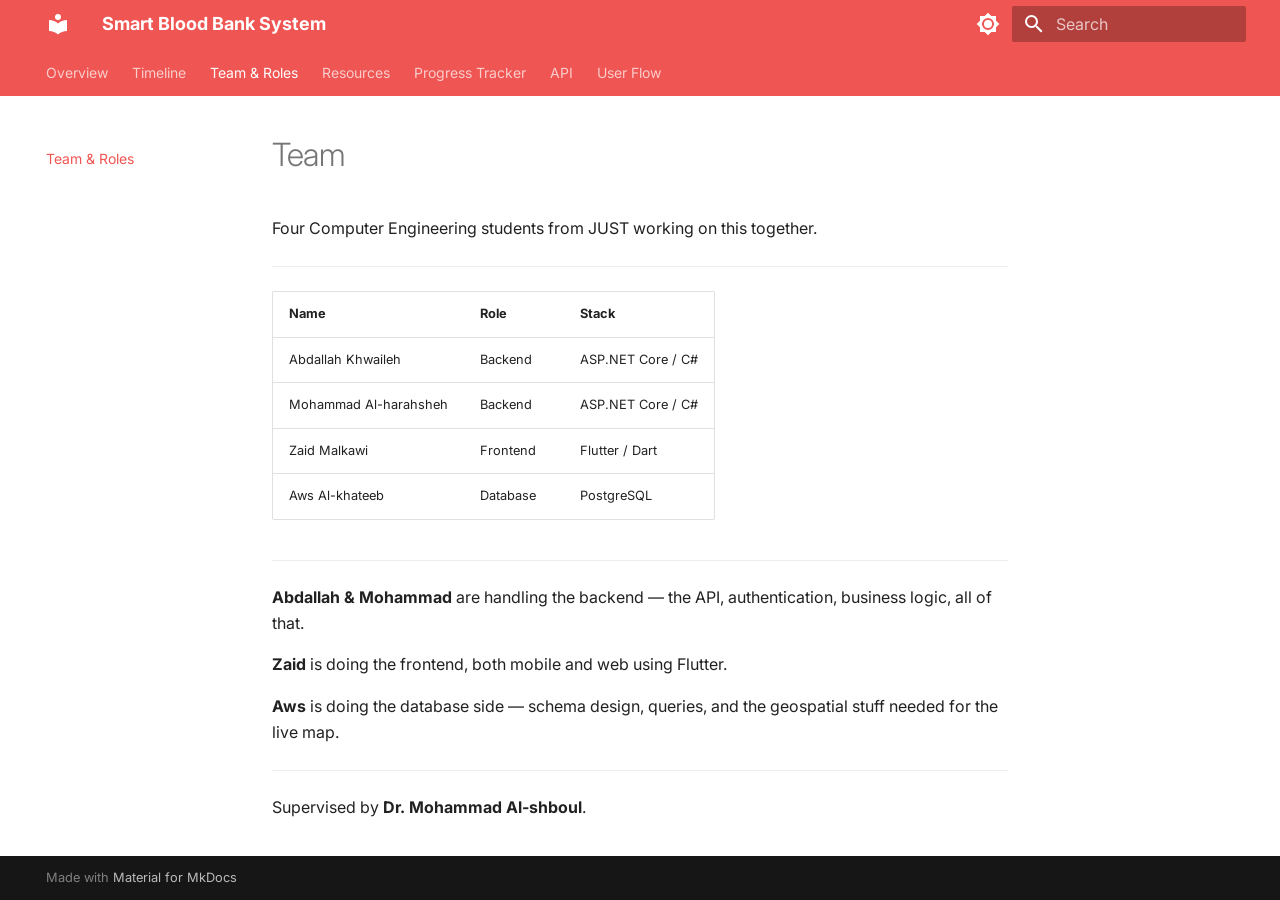
<file: team/index.html>
<!doctype html>
<html lang="en" class="no-js">
  <head>
    
      <meta charset="utf-8">
      <meta name="viewport" content="width=device-width,initial-scale=1">
      
        <meta name="description" content="Documentation for the Smart Blood Bank System graduation project">
      
      
      
      
        <link rel="prev" href="../timeline/">
      
      
        <link rel="next" href="../resources/">
      
      
        
      
      
      <link rel="icon" href="../assets/images/favicon.png">
      <meta name="generator" content="mkdocs-1.6.1, mkdocs-material-9.8.0">
    
    
      
        <title>Team & Roles - Smart Blood Bank System</title>
      
    
    
      <link rel="stylesheet" href="../assets/stylesheets/main.57a0d79d.min.css">
      
        
        <link rel="stylesheet" href="../assets/stylesheets/palette.fb2fffe2.min.css">
      
      


    
    
      
    
    
      
        
        
        <link rel="preconnect" href="https://fonts.gstatic.com" crossorigin>
        <link rel="stylesheet" href="https://fonts.googleapis.com/css?family=Inter:300,300i,400,400i,700,700i%7CJetBrains+Mono:400,400i,700,700i&display=fallback">
        <style>:root{--md-text-font:"Inter";--md-code-font:"JetBrains Mono"}</style>
      
    
    
      <link rel="stylesheet" href="../stylesheets/extra.css">
    
    <script>__md_scope=new URL("..",location),__md_hash=e=>[...e].reduce(((e,_)=>(e<<5)-e+_.charCodeAt(0)),0),__md_get=(e,_=localStorage,t=__md_scope)=>JSON.parse(_.getItem(t.pathname+"."+e)),__md_set=(e,_,t=localStorage,a=__md_scope)=>{try{t.setItem(a.pathname+"."+e,JSON.stringify(_))}catch(e){}}</script>
    
      

    
    
  </head>
  
  
    
    
      
    
    
    
    
    <body dir="ltr" data-md-color-scheme="default" data-md-color-primary="red" data-md-color-accent="deep-orange">
  
    
    <input class="md-toggle" data-md-toggle="drawer" type="checkbox" id="__drawer" autocomplete="off">
    <input class="md-toggle" data-md-toggle="search" type="checkbox" id="__search" autocomplete="off">
    <label class="md-overlay" for="__drawer"></label>
    <div data-md-component="skip">
      
        
        <a href="#team" class="md-skip">
          Skip to content
        </a>
      
    </div>
    <div data-md-component="announce">
      
    </div>
    
    
      

<header class="md-header" data-md-component="header">
  <nav class="md-header__inner md-grid" aria-label="Header">
    <a href=".." title="Smart Blood Bank System" class="md-header__button md-logo" aria-label="Smart Blood Bank System" data-md-component="logo">
      
  
  <svg xmlns="http://www.w3.org/2000/svg" viewBox="0 0 24 24"><path d="M12 8a3 3 0 0 0 3-3 3 3 0 0 0-3-3 3 3 0 0 0-3 3 3 3 0 0 0 3 3m0 3.54C9.64 9.35 6.5 8 3 8v11c3.5 0 6.64 1.35 9 3.54 2.36-2.19 5.5-3.54 9-3.54V8c-3.5 0-6.64 1.35-9 3.54"/></svg>

    </a>
    <label class="md-header__button md-icon" for="__drawer">
      
      <svg xmlns="http://www.w3.org/2000/svg" viewBox="0 0 24 24"><path d="M3 6h18v2H3zm0 5h18v2H3zm0 5h18v2H3z"/></svg>
    </label>
    <div class="md-header__title" data-md-component="header-title">
      <div class="md-header__ellipsis">
        <div class="md-header__topic">
          <span class="md-ellipsis">
            Smart Blood Bank System
          </span>
        </div>
        <div class="md-header__topic" data-md-component="header-topic">
          <span class="md-ellipsis">
            
              Team & Roles
            
          </span>
        </div>
      </div>
    </div>
    
      
        <form class="md-header__option" data-md-component="palette">
  
    
    
    
    <input class="md-option" data-md-color-media="(prefers-color-scheme: light)" data-md-color-scheme="default" data-md-color-primary="red" data-md-color-accent="deep-orange"  aria-label="Switch to dark mode"  type="radio" name="__palette" id="__palette_0">
    
      <label class="md-header__button md-icon" title="Switch to dark mode" for="__palette_1" hidden>
        <svg xmlns="http://www.w3.org/2000/svg" viewBox="0 0 24 24"><path d="M12 8a4 4 0 0 0-4 4 4 4 0 0 0 4 4 4 4 0 0 0 4-4 4 4 0 0 0-4-4m0 10a6 6 0 0 1-6-6 6 6 0 0 1 6-6 6 6 0 0 1 6 6 6 6 0 0 1-6 6m8-9.31V4h-4.69L12 .69 8.69 4H4v4.69L.69 12 4 15.31V20h4.69L12 23.31 15.31 20H20v-4.69L23.31 12z"/></svg>
      </label>
    
  
    
    
    
    <input class="md-option" data-md-color-media="(prefers-color-scheme: dark)" data-md-color-scheme="slate" data-md-color-primary="red" data-md-color-accent="deep-orange"  aria-label="Switch to light mode"  type="radio" name="__palette" id="__palette_1">
    
      <label class="md-header__button md-icon" title="Switch to light mode" for="__palette_0" hidden>
        <svg xmlns="http://www.w3.org/2000/svg" viewBox="0 0 24 24"><path d="M12 18c-.89 0-1.74-.2-2.5-.55C11.56 16.5 13 14.42 13 12s-1.44-4.5-3.5-5.45C10.26 6.2 11.11 6 12 6a6 6 0 0 1 6 6 6 6 0 0 1-6 6m8-9.31V4h-4.69L12 .69 8.69 4H4v4.69L.69 12 4 15.31V20h4.69L12 23.31 15.31 20H20v-4.69L23.31 12z"/></svg>
      </label>
    
  
</form>
      
    
    
      <script>var palette=__md_get("__palette");if(palette&&palette.color){if("(prefers-color-scheme)"===palette.color.media){var media=matchMedia("(prefers-color-scheme: light)"),input=document.querySelector(media.matches?"[data-md-color-media='(prefers-color-scheme: light)']":"[data-md-color-media='(prefers-color-scheme: dark)']");palette.color.media=input.getAttribute("data-md-color-media"),palette.color.scheme=input.getAttribute("data-md-color-scheme"),palette.color.primary=input.getAttribute("data-md-color-primary"),palette.color.accent=input.getAttribute("data-md-color-accent")}for(var[key,value]of Object.entries(palette.color))document.body.setAttribute("data-md-color-"+key,value)}</script>
    
    
    
      
      
        <label class="md-header__button md-icon" for="__search">
          
          <svg xmlns="http://www.w3.org/2000/svg" viewBox="0 0 24 24"><path d="M9.5 3A6.5 6.5 0 0 1 16 9.5c0 1.61-.59 3.09-1.56 4.23l.27.27h.79l5 5-1.5 1.5-5-5v-.79l-.27-.27A6.52 6.52 0 0 1 9.5 16 6.5 6.5 0 0 1 3 9.5 6.5 6.5 0 0 1 9.5 3m0 2C7 5 5 7 5 9.5S7 14 9.5 14 14 12 14 9.5 12 5 9.5 5"/></svg>
        </label>
        <div class="md-search" data-md-component="search" role="dialog">
  <label class="md-search__overlay" for="__search"></label>
  <div class="md-search__inner" role="search">
    <form class="md-search__form" name="search">
      <input type="text" class="md-search__input" name="query" aria-label="Search" placeholder="Search" autocapitalize="off" autocorrect="off" autocomplete="off" spellcheck="false" data-md-component="search-query" required>
      <label class="md-search__icon md-icon" for="__search">
        
        <svg xmlns="http://www.w3.org/2000/svg" viewBox="0 0 24 24"><path d="M9.5 3A6.5 6.5 0 0 1 16 9.5c0 1.61-.59 3.09-1.56 4.23l.27.27h.79l5 5-1.5 1.5-5-5v-.79l-.27-.27A6.52 6.52 0 0 1 9.5 16 6.5 6.5 0 0 1 3 9.5 6.5 6.5 0 0 1 9.5 3m0 2C7 5 5 7 5 9.5S7 14 9.5 14 14 12 14 9.5 12 5 9.5 5"/></svg>
        
        <svg xmlns="http://www.w3.org/2000/svg" viewBox="0 0 24 24"><path d="M20 11v2H8l5.5 5.5-1.42 1.42L4.16 12l7.92-7.92L13.5 5.5 8 11z"/></svg>
      </label>
      <nav class="md-search__options" aria-label="Search">
        
        <button type="reset" class="md-search__icon md-icon" title="Clear" aria-label="Clear" tabindex="-1">
          
          <svg xmlns="http://www.w3.org/2000/svg" viewBox="0 0 24 24"><path d="M19 6.41 17.59 5 12 10.59 6.41 5 5 6.41 10.59 12 5 17.59 6.41 19 12 13.41 17.59 19 19 17.59 13.41 12z"/></svg>
        </button>
      </nav>
      
        <div class="md-search__suggest" data-md-component="search-suggest"></div>
      
    </form>
    <div class="md-search__output">
      <div class="md-search__scrollwrap" tabindex="0" data-md-scrollfix>
        <div class="md-search-result" data-md-component="search-result">
          <div class="md-search-result__meta">
            Initializing search
          </div>
          <ol class="md-search-result__list" role="presentation"></ol>
        </div>
      </div>
    </div>
  </div>
</div>
      
    
    
  </nav>
  
</header>
    
    <div class="md-container" data-md-component="container">
      
      
        
          
            
<nav class="md-tabs" aria-label="Tabs" data-md-component="tabs">
  <div class="md-grid">
    <ul class="md-tabs__list">
      
        
  
  
  
  
    <li class="md-tabs__item">
      <a href=".." class="md-tabs__link">
        
  
  
    
  
  Overview

      </a>
    </li>
  

      
        
  
  
  
  
    <li class="md-tabs__item">
      <a href="../timeline/" class="md-tabs__link">
        
  
  
    
  
  Timeline

      </a>
    </li>
  

      
        
  
  
  
    
  
  
    <li class="md-tabs__item md-tabs__item--active">
      <a href="./" class="md-tabs__link">
        
  
  
    
  
  Team & Roles

      </a>
    </li>
  

      
        
  
  
  
  
    <li class="md-tabs__item">
      <a href="../resources/" class="md-tabs__link">
        
  
  
    
  
  Resources

      </a>
    </li>
  

      
        
  
  
  
  
    <li class="md-tabs__item">
      <a href="../progress/" class="md-tabs__link">
        
  
  
    
  
  Progress Tracker

      </a>
    </li>
  

      
        
  
  
  
  
    <li class="md-tabs__item">
      <a href="../api_design.md" class="md-tabs__link">
        
  
  
    
  
  API

      </a>
    </li>
  

      
        
  
  
  
  
    <li class="md-tabs__item">
      <a href="../user_flow.md" class="md-tabs__link">
        
  
  
    
  
  User Flow

      </a>
    </li>
  

      
    </ul>
  </div>
</nav>
          
        
      
      <main class="md-main" data-md-component="main">
        <div class="md-main__inner md-grid">
          
            
              
              <div class="md-sidebar md-sidebar--primary" data-md-component="sidebar" data-md-type="navigation" >
                <div class="md-sidebar__scrollwrap">
                  <div class="md-sidebar__inner">
                    


  


<nav class="md-nav md-nav--primary md-nav--lifted" aria-label="Navigation" data-md-level="0">
  <label class="md-nav__title" for="__drawer">
    <a href=".." title="Smart Blood Bank System" class="md-nav__button md-logo" aria-label="Smart Blood Bank System" data-md-component="logo">
      
  
  <svg xmlns="http://www.w3.org/2000/svg" viewBox="0 0 24 24"><path d="M12 8a3 3 0 0 0 3-3 3 3 0 0 0-3-3 3 3 0 0 0-3 3 3 3 0 0 0 3 3m0 3.54C9.64 9.35 6.5 8 3 8v11c3.5 0 6.64 1.35 9 3.54 2.36-2.19 5.5-3.54 9-3.54V8c-3.5 0-6.64 1.35-9 3.54"/></svg>

    </a>
    Smart Blood Bank System
  </label>
  
  <ul class="md-nav__list" data-md-scrollfix>
    
      
      
  
  
  
  
    <li class="md-nav__item">
      <a href=".." class="md-nav__link">
        
  
  
  <span class="md-ellipsis">
    
  
    Overview
  

    
  </span>
  
  

      </a>
    </li>
  

    
      
      
  
  
  
  
    <li class="md-nav__item">
      <a href="../timeline/" class="md-nav__link">
        
  
  
  <span class="md-ellipsis">
    
  
    Timeline
  

    
  </span>
  
  

      </a>
    </li>
  

    
      
      
  
  
    
  
  
  
    <li class="md-nav__item md-nav__item--active">
      
      <input class="md-nav__toggle md-toggle" type="checkbox" id="__toc">
      
      
        
      
      
      <a href="./" class="md-nav__link md-nav__link--active">
        
  
  
  <span class="md-ellipsis">
    
  
    Team & Roles
  

    
  </span>
  
  

      </a>
      
    </li>
  

    
      
      
  
  
  
  
    <li class="md-nav__item">
      <a href="../resources/" class="md-nav__link">
        
  
  
  <span class="md-ellipsis">
    
  
    Resources
  

    
  </span>
  
  

      </a>
    </li>
  

    
      
      
  
  
  
  
    <li class="md-nav__item">
      <a href="../progress/" class="md-nav__link">
        
  
  
  <span class="md-ellipsis">
    
  
    Progress Tracker
  

    
  </span>
  
  

      </a>
    </li>
  

    
      
      
  
  
  
  
    <li class="md-nav__item">
      <a href="../api_design.md" class="md-nav__link">
        
  
  
  <span class="md-ellipsis">
    
  
    API
  

    
  </span>
  
  

      </a>
    </li>
  

    
      
      
  
  
  
  
    <li class="md-nav__item">
      <a href="../user_flow.md" class="md-nav__link">
        
  
  
  <span class="md-ellipsis">
    
  
    User Flow
  

    
  </span>
  
  

      </a>
    </li>
  

    
  </ul>
</nav>
                  </div>
                </div>
              </div>
            
            
              
              <div class="md-sidebar md-sidebar--secondary" data-md-component="sidebar" data-md-type="toc" >
                <div class="md-sidebar__scrollwrap">
                  <div class="md-sidebar__inner">
                    

<nav class="md-nav md-nav--secondary" aria-label="Table of contents">
  
  
  
    
  
  
</nav>
                  </div>
                </div>
              </div>
            
          
          
            <div class="md-content" data-md-component="content">
              
              <article class="md-content__inner md-typeset">
                
                  



<h1 id="team">Team</h1>
<p>Four Computer Engineering students from JUST working on this together.</p>
<hr />
<table>
<thead>
<tr>
<th>Name</th>
<th>Role</th>
<th>Stack</th>
</tr>
</thead>
<tbody>
<tr>
<td>Abdallah Khwaileh</td>
<td>Backend</td>
<td>ASP.NET Core / C#</td>
</tr>
<tr>
<td>Mohammad Al-harahsheh</td>
<td>Backend</td>
<td>ASP.NET Core / C#</td>
</tr>
<tr>
<td>Zaid Malkawi</td>
<td>Frontend</td>
<td>Flutter / Dart</td>
</tr>
<tr>
<td>Aws Al-khateeb</td>
<td>Database</td>
<td>PostgreSQL</td>
</tr>
</tbody>
</table>
<hr />
<p><strong>Abdallah &amp; Mohammad</strong> are handling the backend — the API, authentication, business logic, all of that.</p>
<p><strong>Zaid</strong> is doing the frontend, both mobile and web using Flutter.</p>
<p><strong>Aws</strong> is doing the database side — schema design, queries, and the geospatial stuff needed for the live map.</p>
<hr />
<p>Supervised by <strong>Dr. Mohammad Al-shboul</strong>.</p>












                
              </article>
            </div>
          
          
<script>var target=document.getElementById(location.hash.slice(1));target&&target.name&&(target.checked=target.name.startsWith("__tabbed_"))</script>
        </div>
        
          <button type="button" class="md-top md-icon" data-md-component="top" hidden>
  
  <svg xmlns="http://www.w3.org/2000/svg" viewBox="0 0 24 24"><path d="M13 20h-2V8l-5.5 5.5-1.42-1.42L12 4.16l7.92 7.92-1.42 1.42L13 8z"/></svg>
  Back to top
</button>
        
      </main>
      
        <footer class="md-footer">
  
  <div class="md-footer-meta md-typeset">
    <div class="md-footer-meta__inner md-grid">
      <div class="md-copyright">
  
  
    Made with
    <a href="https://squidfunk.github.io/mkdocs-material/" target="_blank" rel="noopener">
      Material for MkDocs
    </a>
  
</div>
      
    </div>
  </div>
</footer>
      
    </div>
    <div class="md-dialog" data-md-component="dialog">
      <div class="md-dialog__inner md-typeset"></div>
    </div>
    
    
    
      
      
      <script id="__config" type="application/json">{"annotate": null, "base": "..", "features": ["navigation.tabs", "navigation.sections", "navigation.top", "search.suggest", "search.highlight", "content.code.copy"], "search": "../assets/javascripts/workers/search.a7633da7.min.js", "tags": null, "translations": {"clipboard.copied": "Copied to clipboard", "clipboard.copy": "Copy to clipboard", "search.result.more.one": "1 more on this page", "search.result.more.other": "# more on this page", "search.result.none": "No matching documents", "search.result.one": "1 matching document", "search.result.other": "# matching documents", "search.result.placeholder": "Type to start searching", "search.result.term.missing": "Missing", "select.version": "Select version"}, "version": null}</script>
    
    
      <script src="../assets/javascripts/bundle.c21346df.min.js"></script>
      
    
  </body>
</html>
</file>
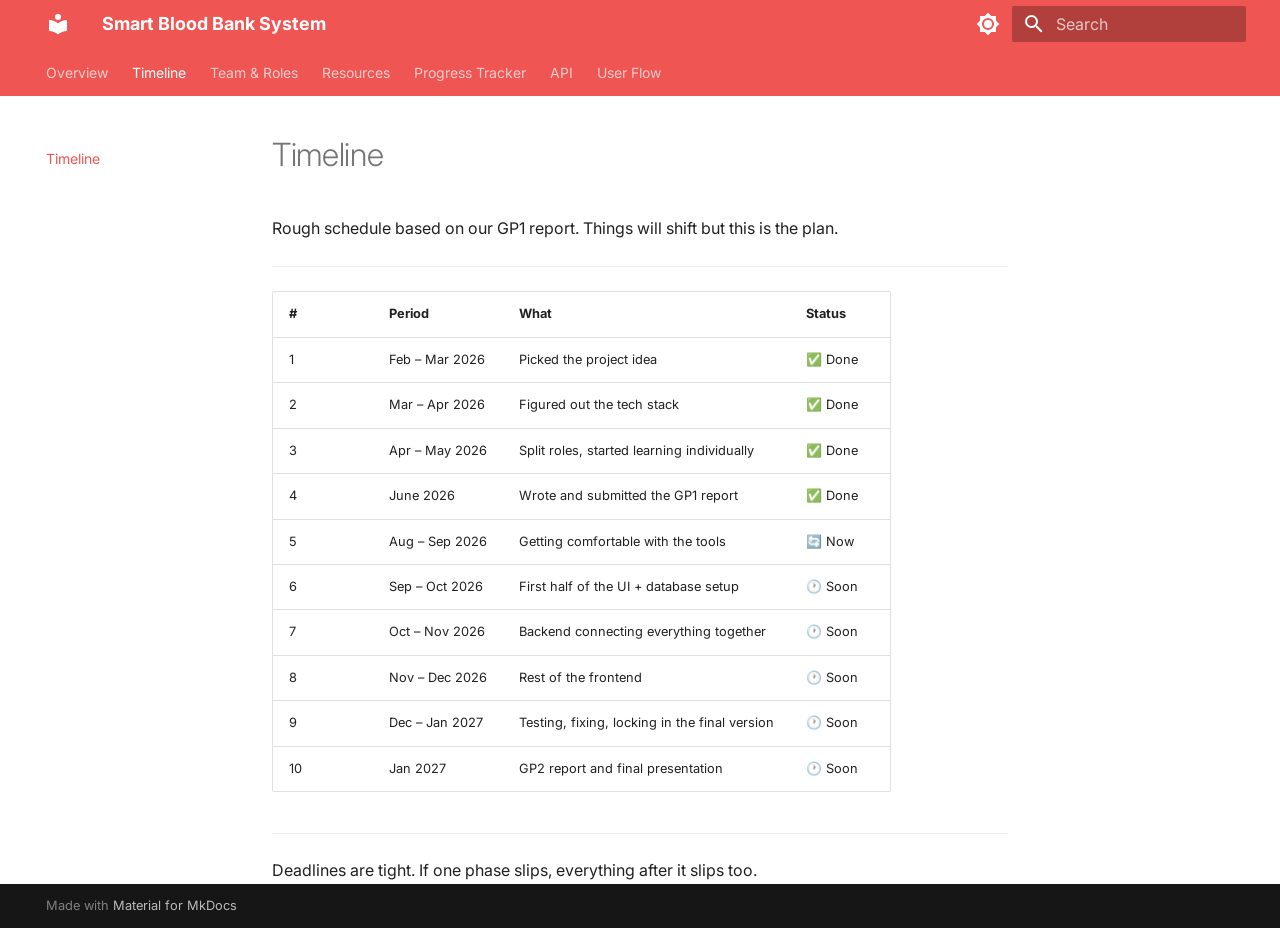
<file: timeline/index.html>
<!doctype html>
<html lang="en" class="no-js">
  <head>
    
      <meta charset="utf-8">
      <meta name="viewport" content="width=device-width,initial-scale=1">
      
        <meta name="description" content="Documentation for the Smart Blood Bank System graduation project">
      
      
      
      
        <link rel="prev" href="..">
      
      
        <link rel="next" href="../team/">
      
      
        
      
      
      <link rel="icon" href="../assets/images/favicon.png">
      <meta name="generator" content="mkdocs-1.6.1, mkdocs-material-9.8.0">
    
    
      
        <title>Timeline - Smart Blood Bank System</title>
      
    
    
      <link rel="stylesheet" href="../assets/stylesheets/main.57a0d79d.min.css">
      
        
        <link rel="stylesheet" href="../assets/stylesheets/palette.fb2fffe2.min.css">
      
      


    
    
      
    
    
      
        
        
        <link rel="preconnect" href="https://fonts.gstatic.com" crossorigin>
        <link rel="stylesheet" href="https://fonts.googleapis.com/css?family=Inter:300,300i,400,400i,700,700i%7CJetBrains+Mono:400,400i,700,700i&display=fallback">
        <style>:root{--md-text-font:"Inter";--md-code-font:"JetBrains Mono"}</style>
      
    
    
      <link rel="stylesheet" href="../stylesheets/extra.css">
    
    <script>__md_scope=new URL("..",location),__md_hash=e=>[...e].reduce(((e,_)=>(e<<5)-e+_.charCodeAt(0)),0),__md_get=(e,_=localStorage,t=__md_scope)=>JSON.parse(_.getItem(t.pathname+"."+e)),__md_set=(e,_,t=localStorage,a=__md_scope)=>{try{t.setItem(a.pathname+"."+e,JSON.stringify(_))}catch(e){}}</script>
    
      

    
    
  </head>
  
  
    
    
      
    
    
    
    
    <body dir="ltr" data-md-color-scheme="default" data-md-color-primary="red" data-md-color-accent="deep-orange">
  
    
    <input class="md-toggle" data-md-toggle="drawer" type="checkbox" id="__drawer" autocomplete="off">
    <input class="md-toggle" data-md-toggle="search" type="checkbox" id="__search" autocomplete="off">
    <label class="md-overlay" for="__drawer"></label>
    <div data-md-component="skip">
      
        
        <a href="#timeline" class="md-skip">
          Skip to content
        </a>
      
    </div>
    <div data-md-component="announce">
      
    </div>
    
    
      

<header class="md-header" data-md-component="header">
  <nav class="md-header__inner md-grid" aria-label="Header">
    <a href=".." title="Smart Blood Bank System" class="md-header__button md-logo" aria-label="Smart Blood Bank System" data-md-component="logo">
      
  
  <svg xmlns="http://www.w3.org/2000/svg" viewBox="0 0 24 24"><path d="M12 8a3 3 0 0 0 3-3 3 3 0 0 0-3-3 3 3 0 0 0-3 3 3 3 0 0 0 3 3m0 3.54C9.64 9.35 6.5 8 3 8v11c3.5 0 6.64 1.35 9 3.54 2.36-2.19 5.5-3.54 9-3.54V8c-3.5 0-6.64 1.35-9 3.54"/></svg>

    </a>
    <label class="md-header__button md-icon" for="__drawer">
      
      <svg xmlns="http://www.w3.org/2000/svg" viewBox="0 0 24 24"><path d="M3 6h18v2H3zm0 5h18v2H3zm0 5h18v2H3z"/></svg>
    </label>
    <div class="md-header__title" data-md-component="header-title">
      <div class="md-header__ellipsis">
        <div class="md-header__topic">
          <span class="md-ellipsis">
            Smart Blood Bank System
          </span>
        </div>
        <div class="md-header__topic" data-md-component="header-topic">
          <span class="md-ellipsis">
            
              Timeline
            
          </span>
        </div>
      </div>
    </div>
    
      
        <form class="md-header__option" data-md-component="palette">
  
    
    
    
    <input class="md-option" data-md-color-media="(prefers-color-scheme: light)" data-md-color-scheme="default" data-md-color-primary="red" data-md-color-accent="deep-orange"  aria-label="Switch to dark mode"  type="radio" name="__palette" id="__palette_0">
    
      <label class="md-header__button md-icon" title="Switch to dark mode" for="__palette_1" hidden>
        <svg xmlns="http://www.w3.org/2000/svg" viewBox="0 0 24 24"><path d="M12 8a4 4 0 0 0-4 4 4 4 0 0 0 4 4 4 4 0 0 0 4-4 4 4 0 0 0-4-4m0 10a6 6 0 0 1-6-6 6 6 0 0 1 6-6 6 6 0 0 1 6 6 6 6 0 0 1-6 6m8-9.31V4h-4.69L12 .69 8.69 4H4v4.69L.69 12 4 15.31V20h4.69L12 23.31 15.31 20H20v-4.69L23.31 12z"/></svg>
      </label>
    
  
    
    
    
    <input class="md-option" data-md-color-media="(prefers-color-scheme: dark)" data-md-color-scheme="slate" data-md-color-primary="red" data-md-color-accent="deep-orange"  aria-label="Switch to light mode"  type="radio" name="__palette" id="__palette_1">
    
      <label class="md-header__button md-icon" title="Switch to light mode" for="__palette_0" hidden>
        <svg xmlns="http://www.w3.org/2000/svg" viewBox="0 0 24 24"><path d="M12 18c-.89 0-1.74-.2-2.5-.55C11.56 16.5 13 14.42 13 12s-1.44-4.5-3.5-5.45C10.26 6.2 11.11 6 12 6a6 6 0 0 1 6 6 6 6 0 0 1-6 6m8-9.31V4h-4.69L12 .69 8.69 4H4v4.69L.69 12 4 15.31V20h4.69L12 23.31 15.31 20H20v-4.69L23.31 12z"/></svg>
      </label>
    
  
</form>
      
    
    
      <script>var palette=__md_get("__palette");if(palette&&palette.color){if("(prefers-color-scheme)"===palette.color.media){var media=matchMedia("(prefers-color-scheme: light)"),input=document.querySelector(media.matches?"[data-md-color-media='(prefers-color-scheme: light)']":"[data-md-color-media='(prefers-color-scheme: dark)']");palette.color.media=input.getAttribute("data-md-color-media"),palette.color.scheme=input.getAttribute("data-md-color-scheme"),palette.color.primary=input.getAttribute("data-md-color-primary"),palette.color.accent=input.getAttribute("data-md-color-accent")}for(var[key,value]of Object.entries(palette.color))document.body.setAttribute("data-md-color-"+key,value)}</script>
    
    
    
      
      
        <label class="md-header__button md-icon" for="__search">
          
          <svg xmlns="http://www.w3.org/2000/svg" viewBox="0 0 24 24"><path d="M9.5 3A6.5 6.5 0 0 1 16 9.5c0 1.61-.59 3.09-1.56 4.23l.27.27h.79l5 5-1.5 1.5-5-5v-.79l-.27-.27A6.52 6.52 0 0 1 9.5 16 6.5 6.5 0 0 1 3 9.5 6.5 6.5 0 0 1 9.5 3m0 2C7 5 5 7 5 9.5S7 14 9.5 14 14 12 14 9.5 12 5 9.5 5"/></svg>
        </label>
        <div class="md-search" data-md-component="search" role="dialog">
  <label class="md-search__overlay" for="__search"></label>
  <div class="md-search__inner" role="search">
    <form class="md-search__form" name="search">
      <input type="text" class="md-search__input" name="query" aria-label="Search" placeholder="Search" autocapitalize="off" autocorrect="off" autocomplete="off" spellcheck="false" data-md-component="search-query" required>
      <label class="md-search__icon md-icon" for="__search">
        
        <svg xmlns="http://www.w3.org/2000/svg" viewBox="0 0 24 24"><path d="M9.5 3A6.5 6.5 0 0 1 16 9.5c0 1.61-.59 3.09-1.56 4.23l.27.27h.79l5 5-1.5 1.5-5-5v-.79l-.27-.27A6.52 6.52 0 0 1 9.5 16 6.5 6.5 0 0 1 3 9.5 6.5 6.5 0 0 1 9.5 3m0 2C7 5 5 7 5 9.5S7 14 9.5 14 14 12 14 9.5 12 5 9.5 5"/></svg>
        
        <svg xmlns="http://www.w3.org/2000/svg" viewBox="0 0 24 24"><path d="M20 11v2H8l5.5 5.5-1.42 1.42L4.16 12l7.92-7.92L13.5 5.5 8 11z"/></svg>
      </label>
      <nav class="md-search__options" aria-label="Search">
        
        <button type="reset" class="md-search__icon md-icon" title="Clear" aria-label="Clear" tabindex="-1">
          
          <svg xmlns="http://www.w3.org/2000/svg" viewBox="0 0 24 24"><path d="M19 6.41 17.59 5 12 10.59 6.41 5 5 6.41 10.59 12 5 17.59 6.41 19 12 13.41 17.59 19 19 17.59 13.41 12z"/></svg>
        </button>
      </nav>
      
        <div class="md-search__suggest" data-md-component="search-suggest"></div>
      
    </form>
    <div class="md-search__output">
      <div class="md-search__scrollwrap" tabindex="0" data-md-scrollfix>
        <div class="md-search-result" data-md-component="search-result">
          <div class="md-search-result__meta">
            Initializing search
          </div>
          <ol class="md-search-result__list" role="presentation"></ol>
        </div>
      </div>
    </div>
  </div>
</div>
      
    
    
  </nav>
  
</header>
    
    <div class="md-container" data-md-component="container">
      
      
        
          
            
<nav class="md-tabs" aria-label="Tabs" data-md-component="tabs">
  <div class="md-grid">
    <ul class="md-tabs__list">
      
        
  
  
  
  
    <li class="md-tabs__item">
      <a href=".." class="md-tabs__link">
        
  
  
    
  
  Overview

      </a>
    </li>
  

      
        
  
  
  
    
  
  
    <li class="md-tabs__item md-tabs__item--active">
      <a href="./" class="md-tabs__link">
        
  
  
    
  
  Timeline

      </a>
    </li>
  

      
        
  
  
  
  
    <li class="md-tabs__item">
      <a href="../team/" class="md-tabs__link">
        
  
  
    
  
  Team & Roles

      </a>
    </li>
  

      
        
  
  
  
  
    <li class="md-tabs__item">
      <a href="../resources/" class="md-tabs__link">
        
  
  
    
  
  Resources

      </a>
    </li>
  

      
        
  
  
  
  
    <li class="md-tabs__item">
      <a href="../progress/" class="md-tabs__link">
        
  
  
    
  
  Progress Tracker

      </a>
    </li>
  

      
        
  
  
  
  
    <li class="md-tabs__item">
      <a href="../api_design.md" class="md-tabs__link">
        
  
  
    
  
  API

      </a>
    </li>
  

      
        
  
  
  
  
    <li class="md-tabs__item">
      <a href="../user_flow.md" class="md-tabs__link">
        
  
  
    
  
  User Flow

      </a>
    </li>
  

      
    </ul>
  </div>
</nav>
          
        
      
      <main class="md-main" data-md-component="main">
        <div class="md-main__inner md-grid">
          
            
              
              <div class="md-sidebar md-sidebar--primary" data-md-component="sidebar" data-md-type="navigation" >
                <div class="md-sidebar__scrollwrap">
                  <div class="md-sidebar__inner">
                    


  


<nav class="md-nav md-nav--primary md-nav--lifted" aria-label="Navigation" data-md-level="0">
  <label class="md-nav__title" for="__drawer">
    <a href=".." title="Smart Blood Bank System" class="md-nav__button md-logo" aria-label="Smart Blood Bank System" data-md-component="logo">
      
  
  <svg xmlns="http://www.w3.org/2000/svg" viewBox="0 0 24 24"><path d="M12 8a3 3 0 0 0 3-3 3 3 0 0 0-3-3 3 3 0 0 0-3 3 3 3 0 0 0 3 3m0 3.54C9.64 9.35 6.5 8 3 8v11c3.5 0 6.64 1.35 9 3.54 2.36-2.19 5.5-3.54 9-3.54V8c-3.5 0-6.64 1.35-9 3.54"/></svg>

    </a>
    Smart Blood Bank System
  </label>
  
  <ul class="md-nav__list" data-md-scrollfix>
    
      
      
  
  
  
  
    <li class="md-nav__item">
      <a href=".." class="md-nav__link">
        
  
  
  <span class="md-ellipsis">
    
  
    Overview
  

    
  </span>
  
  

      </a>
    </li>
  

    
      
      
  
  
    
  
  
  
    <li class="md-nav__item md-nav__item--active">
      
      <input class="md-nav__toggle md-toggle" type="checkbox" id="__toc">
      
      
        
      
      
      <a href="./" class="md-nav__link md-nav__link--active">
        
  
  
  <span class="md-ellipsis">
    
  
    Timeline
  

    
  </span>
  
  

      </a>
      
    </li>
  

    
      
      
  
  
  
  
    <li class="md-nav__item">
      <a href="../team/" class="md-nav__link">
        
  
  
  <span class="md-ellipsis">
    
  
    Team & Roles
  

    
  </span>
  
  

      </a>
    </li>
  

    
      
      
  
  
  
  
    <li class="md-nav__item">
      <a href="../resources/" class="md-nav__link">
        
  
  
  <span class="md-ellipsis">
    
  
    Resources
  

    
  </span>
  
  

      </a>
    </li>
  

    
      
      
  
  
  
  
    <li class="md-nav__item">
      <a href="../progress/" class="md-nav__link">
        
  
  
  <span class="md-ellipsis">
    
  
    Progress Tracker
  

    
  </span>
  
  

      </a>
    </li>
  

    
      
      
  
  
  
  
    <li class="md-nav__item">
      <a href="../api_design.md" class="md-nav__link">
        
  
  
  <span class="md-ellipsis">
    
  
    API
  

    
  </span>
  
  

      </a>
    </li>
  

    
      
      
  
  
  
  
    <li class="md-nav__item">
      <a href="../user_flow.md" class="md-nav__link">
        
  
  
  <span class="md-ellipsis">
    
  
    User Flow
  

    
  </span>
  
  

      </a>
    </li>
  

    
  </ul>
</nav>
                  </div>
                </div>
              </div>
            
            
              
              <div class="md-sidebar md-sidebar--secondary" data-md-component="sidebar" data-md-type="toc" >
                <div class="md-sidebar__scrollwrap">
                  <div class="md-sidebar__inner">
                    

<nav class="md-nav md-nav--secondary" aria-label="Table of contents">
  
  
  
    
  
  
</nav>
                  </div>
                </div>
              </div>
            
          
          
            <div class="md-content" data-md-component="content">
              
              <article class="md-content__inner md-typeset">
                
                  



<h1 id="timeline">Timeline</h1>
<p>Rough schedule based on our GP1 report. Things will shift but this is the plan.</p>
<hr />
<table>
<thead>
<tr>
<th>#</th>
<th>Period</th>
<th>What</th>
<th>Status</th>
</tr>
</thead>
<tbody>
<tr>
<td>1</td>
<td>Feb – Mar 2026</td>
<td>Picked the project idea</td>
<td>✅ Done</td>
</tr>
<tr>
<td>2</td>
<td>Mar – Apr 2026</td>
<td>Figured out the tech stack</td>
<td>✅ Done</td>
</tr>
<tr>
<td>3</td>
<td>Apr – May 2026</td>
<td>Split roles, started learning individually</td>
<td>✅ Done</td>
</tr>
<tr>
<td>4</td>
<td>June 2026</td>
<td>Wrote and submitted the GP1 report</td>
<td>✅ Done</td>
</tr>
<tr>
<td>5</td>
<td>Aug – Sep 2026</td>
<td>Getting comfortable with the tools</td>
<td>🔄 Now</td>
</tr>
<tr>
<td>6</td>
<td>Sep – Oct 2026</td>
<td>First half of the UI + database setup</td>
<td>🕐 Soon</td>
</tr>
<tr>
<td>7</td>
<td>Oct – Nov 2026</td>
<td>Backend connecting everything together</td>
<td>🕐 Soon</td>
</tr>
<tr>
<td>8</td>
<td>Nov – Dec 2026</td>
<td>Rest of the frontend</td>
<td>🕐 Soon</td>
</tr>
<tr>
<td>9</td>
<td>Dec – Jan 2027</td>
<td>Testing, fixing, locking in the final version</td>
<td>🕐 Soon</td>
</tr>
<tr>
<td>10</td>
<td>Jan 2027</td>
<td>GP2 report and final presentation</td>
<td>🕐 Soon</td>
</tr>
</tbody>
</table>
<hr />
<p>Deadlines are tight. If one phase slips, everything after it slips too.</p>












                
              </article>
            </div>
          
          
<script>var target=document.getElementById(location.hash.slice(1));target&&target.name&&(target.checked=target.name.startsWith("__tabbed_"))</script>
        </div>
        
          <button type="button" class="md-top md-icon" data-md-component="top" hidden>
  
  <svg xmlns="http://www.w3.org/2000/svg" viewBox="0 0 24 24"><path d="M13 20h-2V8l-5.5 5.5-1.42-1.42L12 4.16l7.92 7.92-1.42 1.42L13 8z"/></svg>
  Back to top
</button>
        
      </main>
      
        <footer class="md-footer">
  
  <div class="md-footer-meta md-typeset">
    <div class="md-footer-meta__inner md-grid">
      <div class="md-copyright">
  
  
    Made with
    <a href="https://squidfunk.github.io/mkdocs-material/" target="_blank" rel="noopener">
      Material for MkDocs
    </a>
  
</div>
      
    </div>
  </div>
</footer>
      
    </div>
    <div class="md-dialog" data-md-component="dialog">
      <div class="md-dialog__inner md-typeset"></div>
    </div>
    
    
    
      
      
      <script id="__config" type="application/json">{"annotate": null, "base": "..", "features": ["navigation.tabs", "navigation.sections", "navigation.top", "search.suggest", "search.highlight", "content.code.copy"], "search": "../assets/javascripts/workers/search.a7633da7.min.js", "tags": null, "translations": {"clipboard.copied": "Copied to clipboard", "clipboard.copy": "Copy to clipboard", "search.result.more.one": "1 more on this page", "search.result.more.other": "# more on this page", "search.result.none": "No matching documents", "search.result.one": "1 matching document", "search.result.other": "# matching documents", "search.result.placeholder": "Type to start searching", "search.result.term.missing": "Missing", "select.version": "Select version"}, "version": null}</script>
    
    
      <script src="../assets/javascripts/bundle.c21346df.min.js"></script>
      
    
  </body>
</html>
</file>
<file: stylesheets/extra.css>
/* Makes the main container full width on pages containing Scalar */
.md-content {
    max-width: none !important;
}

.md-content__inner {
    max-width: none !important;
    margin: 0 !important;
    padding: 0 !important;
}
</file>
<file: assets/stylesheets/main.57a0d79d.min.css>
@charset "UTF-8";html{box-sizing:border-box;-webkit-text-size-adjust:none;-moz-text-size-adjust:none;text-size-adjust:none}*,:after,:before{box-sizing:inherit}@media(prefers-reduced-motion){*,:after,:before{transition:none!important}}body{margin:0;-webkit-font-smoothing:antialiased;-moz-osx-font-smoothing:grayscale;--md-text-font-family:var(--md-text-font, _),
    -apple-system, BlinkMacSystemFont, Helvetica, Arial, sans-serif;--md-code-font-family:var(--md-code-font, _),
    SFMono-Regular, Consolas, Menlo, monospace}.md-typeset code:not(.focus-visible),a,button,input,label{-webkit-tap-highlight-color:transparent}a{color:inherit;text-decoration:none}hr{box-sizing:initial;display:block;height:.05rem;padding:0;overflow:visible;border:0}small{font-size:80%}sub,sup{line-height:1em}img{border-style:none}table{border-spacing:0;border-collapse:initial}td,th{font-weight:400;vertical-align:top}button{padding:0;margin:0;font-family:inherit;font-size:inherit;background:#0000;border:0}input{border:0;outline:none}:root{--md-primary-fg-color:#4051b5;--md-primary-fg-color--light:#5d6cc0;--md-primary-fg-color--dark:#303fa1;--md-primary-bg-color:#fff;--md-primary-bg-color--light:#ffffffb3;--md-accent-fg-color:#526cfe;--md-accent-fg-color--transparent:#526cfe1a;--md-accent-bg-color:#fff;--md-accent-bg-color--light:#ffffffb3;--md-typeset-table-sort-icon:url("data:image/svg+xml;charset=utf-8,<svg xmlns='http://www.w3.org/2000/svg' viewBox='0 0 24 24'><path d='m18 21-4-4h3V7h-3l4-4 4 4h-3v10h3M2 19v-2h10v2M2 13v-2h7v2M2 7V5h4v2z'/></svg>");--md-typeset-table-sort-icon--asc:url("data:image/svg+xml;charset=utf-8,<svg xmlns='http://www.w3.org/2000/svg' viewBox='0 0 24 24'><path d='M19 17h3l-4 4-4-4h3V3h2M2 17h10v2H2M6 5v2H2V5m0 6h7v2H2z'/></svg>");--md-typeset-table-sort-icon--desc:url("data:image/svg+xml;charset=utf-8,<svg xmlns='http://www.w3.org/2000/svg' viewBox='0 0 24 24'><path d='M19 7h3l-4-4-4 4h3v14h2M2 17h10v2H2M6 5v2H2V5m0 6h7v2H2z'/></svg>")}[data-md-color-scheme=default]{color-scheme:light}[data-md-color-scheme=default] img[src$="#gh-dark-mode-only"],[data-md-color-scheme=default] img[src$="#only-dark"]{display:none}:root,[data-md-color-scheme=default]{--md-hue:225deg;--md-default-fg-color:#000000de;--md-default-fg-color--light:#0000008a;--md-default-fg-color--lighter:#00000052;--md-default-fg-color--lightest:#00000012;--md-default-bg-color:#fff;--md-default-bg-color--light:#ffffffb3;--md-default-bg-color--lighter:#ffffff4d;--md-default-bg-color--lightest:#ffffff1f;--md-code-fg-color:#36464e;--md-code-bg-color:#f5f5f5;--md-code-bg-color--light:#f5f5f5b3;--md-code-bg-color--lighter:#f5f5f54d;--md-code-hl-color:#4287ff;--md-code-hl-color--light:#4287ff1a;--md-code-hl-number-color:#d52a2a;--md-code-hl-special-color:#db1457;--md-code-hl-function-color:#a846b9;--md-code-hl-constant-color:#6e59d9;--md-code-hl-keyword-color:#3f6ec6;--md-code-hl-string-color:#1c7d4d;--md-code-hl-name-color:var(--md-code-fg-color);--md-code-hl-operator-color:var(--md-default-fg-color--light);--md-code-hl-punctuation-color:var(--md-default-fg-color--light);--md-code-hl-comment-color:var(--md-default-fg-color--light);--md-code-hl-generic-color:var(--md-default-fg-color--light);--md-code-hl-variable-color:var(--md-default-fg-color--light);--md-typeset-color:var(--md-default-fg-color);--md-typeset-a-color:var(--md-primary-fg-color);--md-typeset-del-color:#f5503d26;--md-typeset-ins-color:#0bd57026;--md-typeset-kbd-color:#fafafa;--md-typeset-kbd-accent-color:#fff;--md-typeset-kbd-border-color:#b8b8b8;--md-typeset-mark-color:#ffff0080;--md-typeset-table-color:#0000001f;--md-typeset-table-color--light:#00000009;--md-admonition-fg-color:var(--md-default-fg-color);--md-admonition-bg-color:var(--md-default-bg-color);--md-warning-fg-color:#000000de;--md-warning-bg-color:#ff9;--md-footer-fg-color:#fff;--md-footer-fg-color--light:#ffffffb3;--md-footer-fg-color--lighter:#ffffff73;--md-footer-bg-color:#000000de;--md-footer-bg-color--dark:#00000052;--md-shadow-z1:0 0.2rem 0.5rem #0000000d,
    0 0 0.05rem #0000001a;--md-shadow-z2:0 0.2rem 0.5rem #0000001a,
    0 0 0.05rem #00000040;--md-shadow-z3:0 0.2rem 0.5rem #0003,
    0 0 0.05rem #00000059}.md-icon svg{display:block;width:1.2rem;height:1.2rem;fill:currentcolor}aside,body,input{font-family:var(--md-text-font-family);font-feature-settings:"kern","liga";color:var(--md-typeset-color)}code,kbd,pre{font-family:var(--md-code-font-family);font-feature-settings:"kern"}.md-typeset{font-size:.8rem;line-height:1.6;overflow-wrap:break-word;-webkit-print-color-adjust:exact;color-adjust:exact}@media print{.md-typeset{font-size:.68rem}.md-typeset code,.md-typeset kbd,.md-typeset pre{white-space:pre-wrap}}.md-typeset blockquote,.md-typeset dl,.md-typeset figure,.md-typeset ol,.md-typeset pre,.md-typeset ul{margin-top:1em;margin-bottom:1em}.md-typeset h1{margin:0 0 1.25em;font-size:2em;line-height:1.3;color:var(--md-default-fg-color--light)}.md-typeset h1,.md-typeset h2{font-weight:300;letter-spacing:-.01em}.md-typeset h2{margin:1.6em 0 .64em;font-size:1.5625em;line-height:1.4}.md-typeset h3{margin:1.6em 0 .8em;font-size:1.25em;font-weight:400;line-height:1.5;letter-spacing:-.01em}.md-typeset h2+h3{margin-top:.8em}.md-typeset h4{margin:1em 0;font-weight:700;letter-spacing:-.01em}.md-typeset h5,.md-typeset h6{margin:1.25em 0;font-size:.8em;font-weight:700;color:var(--md-default-fg-color--light);letter-spacing:-.01em}.md-typeset h5{text-transform:uppercase}.md-typeset h5 code{text-transform:none}.md-typeset hr{display:flow-root;margin:1.5em 0;border-bottom:.05rem solid var(--md-default-fg-color--lightest)}.md-typeset a{color:var(--md-typeset-a-color);word-break:break-word}.md-typeset a,.md-typeset a:before{transition:color 125ms}.md-typeset a:focus,.md-typeset a:hover{color:var(--md-accent-fg-color)}.md-typeset a:focus code,.md-typeset a:hover code{color:var(--md-accent-fg-color);background-color:var(--md-accent-fg-color--transparent)}.md-typeset a code{color:var(--md-typeset-a-color)}.md-typeset a.focus-visible{outline-color:var(--md-accent-fg-color);outline-offset:.2rem}.md-typeset code,.md-typeset kbd,.md-typeset pre{font-variant-ligatures:none;color:var(--md-code-fg-color);direction:ltr;transition:background-color 125ms}.md-typeset code{padding:0 .2941176471em;font-size:.85em;word-break:break-word;background-color:var(--md-code-bg-color);border-radius:.1rem;-webkit-box-decoration-break:clone;box-decoration-break:clone;transition:color 125ms,background-color 125ms}.md-typeset code:not(.focus-visible){outline:none}.md-typeset pre{position:relative;display:flow-root;line-height:1.4}.md-typeset pre>code{display:block;padding:.7720588235em 1.1764705882em;margin:0;overflow:auto;word-break:normal;touch-action:auto;scrollbar-color:var(--md-default-fg-color--lighter) #0000;scrollbar-width:thin;outline-color:var(--md-accent-fg-color);box-shadow:none;-webkit-box-decoration-break:slice;box-decoration-break:slice}.md-typeset pre>code:hover{scrollbar-color:var(--md-accent-fg-color) #0000}.md-typeset pre>code::-webkit-scrollbar{width:.2rem;height:.2rem}.md-typeset pre>code::-webkit-scrollbar-thumb{background-color:var(--md-default-fg-color--lighter)}.md-typeset pre>code::-webkit-scrollbar-thumb:hover{background-color:var(--md-accent-fg-color)}.md-typeset kbd{display:inline-block;padding:0 .6666666667em;font-size:.75em;color:var(--md-default-fg-color);word-break:break-word;vertical-align:text-top;background-color:var(--md-typeset-kbd-color);border-radius:.1rem;box-shadow:0 .1rem 0 .05rem var(--md-typeset-kbd-border-color),0 .1rem 0 var(--md-typeset-kbd-border-color),0 -.1rem .2rem var(--md-typeset-kbd-accent-color) inset}.md-typeset mark{color:inherit;word-break:break-word;background-color:var(--md-typeset-mark-color);-webkit-box-decoration-break:clone;box-decoration-break:clone}.md-typeset abbr{text-decoration:none;cursor:help}.md-typeset [data-preview],.md-typeset abbr{border-bottom:.05rem dotted var(--md-default-fg-color--light)}.md-typeset small{opacity:.75}[dir=ltr] .md-typeset sub,[dir=ltr] .md-typeset sup{margin-left:.078125em}[dir=rtl] .md-typeset sub,[dir=rtl] .md-typeset sup{margin-right:.078125em}[dir=ltr] .md-typeset blockquote{padding-left:.6rem;border-left:.2rem solid var(--md-default-fg-color--lighter)}[dir=rtl] .md-typeset blockquote{padding-right:.6rem;border-right:.2rem solid var(--md-default-fg-color--lighter)}.md-typeset blockquote{margin-left:0;margin-right:0;color:var(--md-default-fg-color--light)}.md-typeset ul{list-style-type:disc}.md-typeset ul[type]{list-style-type:revert-layer}[dir=ltr] .md-typeset ol,[dir=ltr] .md-typeset ol li ol,[dir=ltr] .md-typeset ol li ul,[dir=ltr] .md-typeset ul,[dir=ltr] .md-typeset ul li ol,[dir=ltr] .md-typeset ul li ul{margin-left:.625em}[dir=rtl] .md-typeset ol,[dir=rtl] .md-typeset ol li ol,[dir=rtl] .md-typeset ol li ul,[dir=rtl] .md-typeset ul,[dir=rtl] .md-typeset ul li ol,[dir=rtl] .md-typeset ul li ul{margin-right:.625em}.md-typeset ol,.md-typeset ul{padding:0}.md-typeset ol:not([hidden]),.md-typeset ul:not([hidden]){display:flow-root}.md-typeset ol ol,.md-typeset ul ol{list-style-type:lower-alpha}.md-typeset ol ol ol,.md-typeset ul ol ol{list-style-type:lower-roman}.md-typeset ol ol ol ol,.md-typeset ul ol ol ol{list-style-type:upper-alpha}.md-typeset ol ol ol ol ol,.md-typeset ul ol ol ol ol{list-style-type:upper-roman}.md-typeset ol[type],.md-typeset ul[type]{list-style-type:revert-layer}[dir=ltr] .md-typeset ol li,[dir=ltr] .md-typeset ul li{margin-left:1.25em}[dir=rtl] .md-typeset ol li,[dir=rtl] .md-typeset ul li{margin-right:1.25em}.md-typeset ol li,.md-typeset ul li{margin-bottom:.5em}.md-typeset ol li blockquote,.md-typeset ol li p,.md-typeset ul li blockquote,.md-typeset ul li p{margin:.5em 0}.md-typeset ol li:last-child,.md-typeset ul li:last-child{margin-bottom:0}.md-typeset ol li ol,.md-typeset ol li ul,.md-typeset ul li ol,.md-typeset ul li ul{margin-top:.5em;margin-bottom:.5em}[dir=ltr] .md-typeset dd{margin-left:1.875em}[dir=rtl] .md-typeset dd{margin-right:1.875em}.md-typeset dd{margin-top:1em;margin-bottom:1.5em}.md-typeset img,.md-typeset svg,.md-typeset video{max-width:100%;height:auto}.md-typeset img[align=left]{margin:1em 1em 1em 0}.md-typeset img[align=right]{margin:1em 0 1em 1em}.md-typeset img[align]:only-child{margin-top:0}.md-typeset figure{display:flow-root;width:fit-content;max-width:100%;margin:1em auto;text-align:center}.md-typeset figure img{display:block;margin:0 auto}.md-typeset figcaption{max-width:24rem;margin:1em auto;font-style:italic}.md-typeset iframe{max-width:100%}.md-typeset table:not([class]){display:inline-block;max-width:100%;overflow:auto;font-size:.64rem;touch-action:auto;background-color:var(--md-default-bg-color);border:.05rem solid var(--md-typeset-table-color);border-radius:.1rem}@media print{.md-typeset table:not([class]){display:table}}.md-typeset table:not([class])+*{margin-top:1.5em}.md-typeset table:not([class]) td>:first-child,.md-typeset table:not([class]) th>:first-child{margin-top:0}.md-typeset table:not([class]) td>:last-child,.md-typeset table:not([class]) th>:last-child{margin-bottom:0}.md-typeset table:not([class]) td:not([align]),.md-typeset table:not([class]) th:not([align]){text-align:left}[dir=rtl] .md-typeset table:not([class]) td:not([align]),[dir=rtl] .md-typeset table:not([class]) th:not([align]){text-align:right}.md-typeset table:not([class]) th{min-width:5rem;padding:.9375em 1.25em;font-weight:700;vertical-align:top}.md-typeset table:not([class]) td{padding:.9375em 1.25em;vertical-align:top;border-top:.05rem solid var(--md-typeset-table-color)}.md-typeset table:not([class]) tbody tr{transition:background-color 125ms}.md-typeset table:not([class]) tbody tr:hover{background-color:var(--md-typeset-table-color--light);box-shadow:0 .05rem 0 var(--md-default-bg-color) inset}.md-typeset table:not([class]) a{word-break:normal}.md-typeset table th[role=columnheader]{cursor:pointer}[dir=ltr] .md-typeset table th[role=columnheader]:after{margin-left:.5em}[dir=rtl] .md-typeset table th[role=columnheader]:after{margin-right:.5em}.md-typeset table th[role=columnheader]:after{display:inline-block;width:1.2em;height:1.2em;vertical-align:text-bottom;content:"";-webkit-mask-image:var(--md-typeset-table-sort-icon);mask-image:var(--md-typeset-table-sort-icon);-webkit-mask-repeat:no-repeat;mask-repeat:no-repeat;-webkit-mask-size:contain;mask-size:contain;transition:background-color 125ms}.md-typeset table th[role=columnheader]:hover:after{background-color:var(--md-default-fg-color--lighter)}.md-typeset table th[role=columnheader][aria-sort=ascending]:after{background-color:var(--md-default-fg-color--light);-webkit-mask-image:var(--md-typeset-table-sort-icon--asc);mask-image:var(--md-typeset-table-sort-icon--asc)}.md-typeset table th[role=columnheader][aria-sort=descending]:after{background-color:var(--md-default-fg-color--light);-webkit-mask-image:var(--md-typeset-table-sort-icon--desc);mask-image:var(--md-typeset-table-sort-icon--desc)}.md-typeset__scrollwrap{margin:1em -.8rem;overflow-x:auto;touch-action:auto}.md-typeset__table{display:inline-block;padding:0 .8rem;margin-bottom:.5em}@media print{.md-typeset__table{display:block}}html .md-typeset__table table{display:table;width:100%;margin:0;overflow:hidden}@media screen and (max-width:44.984375em){.md-content__inner>pre{margin:1em -.8rem}.md-content__inner>pre code{border-radius:0}}.md-typeset .md-author{position:relative;display:block;flex-shrink:0;width:1.6rem;height:1.6rem;overflow:hidden;border-radius:100%;transition:color 125ms,transform 125ms}.md-typeset .md-author img{display:block}.md-typeset .md-author--more{font-size:.6rem;font-weight:700;line-height:1.6rem;color:var(--md-default-fg-color--lighter);text-align:center;background:var(--md-default-fg-color--lightest)}.md-typeset .md-author--long{width:2.4rem;height:2.4rem}.md-typeset a.md-author{transform:scale(1)}.md-typeset a.md-author img{filter:grayscale(100%) opacity(75%);border-radius:100%;transition:filter 125ms}.md-typeset a.md-author:focus,.md-typeset a.md-author:hover{z-index:1;transform:scale(1.1)}.md-typeset a.md-author:focus img,.md-typeset a.md-author:hover img{filter:grayscale(0)}.md-banner{overflow:auto;color:var(--md-footer-fg-color);background-color:var(--md-footer-bg-color)}@media print{.md-banner{display:none}}.md-banner--warning{color:var(--md-warning-fg-color);background-color:var(--md-warning-bg-color)}.md-banner__inner{padding:0 .8rem;margin:.6rem auto;font-size:.7rem}[dir=ltr] .md-banner__button{float:right}[dir=rtl] .md-banner__button{float:left}.md-banner__button{color:inherit;cursor:pointer;transition:opacity .25s}.no-js .md-banner__button{display:none}.md-banner__button:hover{opacity:.7}html{height:100%;overflow-x:hidden;font-size:125%}@media screen and (min-width:100em){html{font-size:137.5%}}@media screen and (min-width:125em){html{font-size:150%}}body{position:relative;display:flex;flex-direction:column;width:100%;min-height:100%;font-size:.5rem;background-color:var(--md-default-bg-color)}@media print{body{display:block}}@media screen and (max-width:59.984375em){body[data-md-scrolllock]{position:fixed}}.md-grid{max-width:61rem;margin-left:auto;margin-right:auto}.md-container{display:flex;flex-grow:1;flex-direction:column}@media print{.md-container{display:block}}.md-main{flex-grow:1}.md-main__inner{display:flex;height:100%;margin-top:1.5rem}.md-ellipsis{overflow:hidden;text-overflow:ellipsis}.md-toggle{display:none}.md-option{position:absolute;width:0;height:0;opacity:0}.md-option:checked+label:not([hidden]){display:block}.md-option.focus-visible+label{outline-style:auto;outline-color:var(--md-accent-fg-color)}.md-skip{position:fixed;z-index:-1;padding:.3rem .5rem;margin:.5rem;font-size:.64rem;color:var(--md-default-bg-color);background-color:var(--md-default-fg-color);border-radius:.1rem;outline-color:var(--md-accent-fg-color);opacity:0;transform:translateY(.4rem)}.md-skip:focus{z-index:10;opacity:1;transition:transform .25s cubic-bezier(.4,0,.2,1),opacity 175ms 75ms;transform:translateY(0)}@page{margin:25mm}:root{--md-clipboard-icon:url("data:image/svg+xml;charset=utf-8,<svg xmlns='http://www.w3.org/2000/svg' viewBox='0 0 24 24'><path d='M19 21H8V7h11m0-2H8a2 2 0 0 0-2 2v14a2 2 0 0 0 2 2h11a2 2 0 0 0 2-2V7a2 2 0 0 0-2-2m-3-4H4a2 2 0 0 0-2 2v14h2V3h12z'/></svg>");--md-code-select-icon:url("data:image/svg+xml;charset=utf-8,<svg xmlns='http://www.w3.org/2000/svg' viewBox='0 0 24 24'><path d='M19 19h-4v2h4c1.1 0 2-.9 2-2v-4h-2m0-12h-4v2h4v4h2V5c0-1.1-.9-2-2-2M5 5h4V3H5c-1.1 0-2 .9-2 2v4h2m0 6H3v4c0 1.1.9 2 2 2h4v-2H5zm2-4h2v2H7zm4 0h2v2h-2zm4 0h2v2h-2zM7 7h2v2H7zm4 0h2v2h-2zm4 0h2v2h-2zm-8 8h2v2H7zm4 0h2v2h-2zm4 0h2v2h-2z'/></svg>");--md-code-copy-icon:url("data:image/svg+xml;charset=utf-8,<svg xmlns='http://www.w3.org/2000/svg' viewBox='0 0 24 24'><path d='M19 21H8V7h11m0-2H8a2 2 0 0 0-2 2v14a2 2 0 0 0 2 2h11a2 2 0 0 0 2-2V7a2 2 0 0 0-2-2m-3-4H4a2 2 0 0 0-2 2v14h2V3h12z'/></svg>")}.md-clipboard{z-index:1;width:1.5em;height:1.5em;color:var(--md-default-fg-color--lightest);cursor:pointer;border-radius:.1rem;outline-color:var(--md-accent-fg-color);outline-offset:.1rem;transition:color .25s}@media print{.md-clipboard{display:none}}.md-clipboard:not(.focus-visible){outline:none;-webkit-tap-highlight-color:transparent}:hover>.md-clipboard{color:var(--md-default-fg-color--light)}.md-clipboard:focus,.md-clipboard:hover{color:var(--md-accent-fg-color)}.md-clipboard:after{display:block;width:1.125em;height:1.125em;margin:0 auto;content:"";background-color:currentcolor;-webkit-mask-image:var(--md-clipboard-icon);mask-image:var(--md-clipboard-icon);-webkit-mask-repeat:no-repeat;mask-repeat:no-repeat;-webkit-mask-position:center;mask-position:center;-webkit-mask-size:contain;mask-size:contain}.md-clipboard--inline{cursor:pointer}.md-clipboard--inline code{transition:color .25s,background-color .25s}.md-clipboard--inline:focus code,.md-clipboard--inline:hover code{color:var(--md-accent-fg-color);background-color:var(--md-accent-fg-color--transparent)}.md-typeset .md-code__content{display:grid}.md-code__nav{position:absolute;top:.25em;right:.25em;z-index:1;display:flex;gap:.2rem;padding:.2rem;background-color:var(--md-code-bg-color--lighter);border-radius:.1rem;transition:background-color .25s}:hover>.md-code__nav{background-color:var(--md-code-bg-color--light)}.md-code__button{display:block;width:1.5em;height:1.5em;color:var(--md-default-fg-color--lightest);cursor:pointer;outline-color:var(--md-accent-fg-color);outline-offset:.1rem;transition:color .25s}:hover>*>.md-code__button{color:var(--md-default-fg-color--light)}.md-code__button.focus-visible,.md-code__button:hover{color:var(--md-accent-fg-color)}.md-code__button--active{color:var(--md-default-fg-color)!important}.md-code__button:after{display:block;width:1.125em;height:1.125em;margin:0 auto;content:"";background-color:currentcolor;-webkit-mask-repeat:no-repeat;mask-repeat:no-repeat;-webkit-mask-position:center;mask-position:center;-webkit-mask-size:contain;mask-size:contain}.md-code__button[data-md-type=select]:after{-webkit-mask-image:var(--md-code-select-icon);mask-image:var(--md-code-select-icon)}.md-code__button[data-md-type=copy]:after{-webkit-mask-image:var(--md-code-copy-icon);mask-image:var(--md-code-copy-icon)}@keyframes consent{0%{opacity:0;transform:translateY(100%)}to{opacity:1;transform:translateY(0)}}@keyframes overlay{0%{opacity:0}to{opacity:1}}.md-consent__overlay{position:fixed;top:0;z-index:5;width:100%;height:100%;background-color:#0000008a;-webkit-backdrop-filter:blur(.1rem);backdrop-filter:blur(.1rem);opacity:1;animation:overlay .25s both}.md-consent__inner{position:fixed;bottom:0;z-index:5;width:100%;max-height:100%;padding:0;overflow:auto;background-color:var(--md-default-bg-color);border:0;border-radius:.1rem;box-shadow:0 0 .2rem #0000001a,0 .2rem .4rem #0003;animation:consent .5s cubic-bezier(.1,.7,.1,1) both}.md-consent__form{padding:.8rem}.md-consent__settings{display:none;margin:1em 0}input:checked+.md-consent__settings{display:block}.md-consent__controls{margin-bottom:.8rem}.md-typeset .md-consent__controls .md-button{display:inline}@media screen and (max-width:44.984375em){.md-typeset .md-consent__controls .md-button{display:block;width:100%;margin-top:.4rem;text-align:center}}.md-consent label{cursor:pointer}.md-content{flex-grow:1;min-width:0}.md-content__inner{padding-top:.6rem;margin:0 .8rem 1.2rem}@media screen and (min-width:76.25em){[dir=ltr] .md-sidebar--primary:not([hidden])~.md-content>.md-content__inner,[dir=rtl] .md-sidebar--secondary:not([hidden])~.md-content>.md-content__inner{margin-left:1.2rem}[dir=ltr] .md-sidebar--secondary:not([hidden])~.md-content>.md-content__inner,[dir=rtl] .md-sidebar--primary:not([hidden])~.md-content>.md-content__inner{margin-right:1.2rem}}.md-content__inner:before{display:block;height:.4rem;content:""}.md-content__inner>:last-child{margin-bottom:0}[dir=ltr] .md-content__button{float:right;margin-left:.4rem}[dir=rtl] .md-content__button{float:left;margin-right:.4rem}.md-content__button{padding:0;margin:.4rem 0}@media print{.md-content__button{display:none}}.md-typeset .md-content__button{color:var(--md-default-fg-color--lighter)}.md-content__button svg{display:inline;vertical-align:top}[dir=rtl] .md-content__button svg{transform:scaleX(-1)}[dir=ltr] .md-dialog{right:.8rem}[dir=rtl] .md-dialog{left:.8rem}.md-dialog{position:fixed;bottom:.8rem;z-index:4;min-width:11.1rem;padding:.4rem .6rem;pointer-events:none;background-color:var(--md-default-fg-color);border-radius:.1rem;box-shadow:var(--md-shadow-z3);opacity:0;transition:transform 0s .4s,opacity .4s;transform:translateY(100%)}@media print{.md-dialog{display:none}}.md-dialog--active{pointer-events:auto;opacity:1;transition:transform .4s cubic-bezier(.075,.85,.175,1),opacity .4s;transform:translateY(0)}.md-dialog__inner{font-size:.7rem;color:var(--md-default-bg-color)}.md-feedback{margin:2em 0 1em;text-align:center}.md-feedback fieldset{padding:0;margin:0;border:none}.md-feedback__title{margin:1em auto;font-weight:700}.md-feedback__inner{position:relative}.md-feedback__list{position:relative;display:flex;flex-wrap:wrap;place-content:baseline center}.md-feedback__list:hover .md-icon:not(:disabled){color:var(--md-default-fg-color--lighter)}:disabled .md-feedback__list{min-height:1.8rem}.md-feedback__icon{flex-shrink:0;margin:0 .1rem;color:var(--md-default-fg-color--light);cursor:pointer;transition:color 125ms}.md-feedback__icon:not(:disabled).md-icon:hover{color:var(--md-accent-fg-color)}.md-feedback__icon:disabled{color:var(--md-default-fg-color--lightest);pointer-events:none}.md-feedback__note{position:relative;opacity:0;transition:transform .4s cubic-bezier(.1,.7,.1,1),opacity .15s;transform:translateY(.4rem)}.md-feedback__note>*{max-width:16rem;margin:0 auto}:disabled .md-feedback__note{opacity:1;transform:translateY(0)}@media print{.md-feedback,.md-footer{display:none}}.md-footer{color:var(--md-footer-fg-color);background-color:var(--md-footer-bg-color)}.md-footer__inner{justify-content:space-between;padding:.2rem;overflow:auto}.md-footer__inner:not([hidden]){display:flex}.md-footer__link{display:flex;flex-grow:.01;align-items:end;max-width:100%;margin-top:1rem;margin-bottom:.4rem;overflow:hidden;outline-color:var(--md-accent-fg-color);transition:opacity .25s}.md-footer__link:focus,.md-footer__link:hover{opacity:.7}[dir=rtl] .md-footer__link svg{transform:scaleX(-1)}@media screen and (max-width:44.984375em){.md-footer__link--prev{flex-shrink:0}.md-footer__link--prev .md-footer__title{display:none}}[dir=ltr] .md-footer__link--next{margin-left:auto}.md-footer__link--next{text-align:right}[dir=rtl] .md-footer__link--next{margin-right:auto;text-align:left}.md-footer__title{flex-grow:1;max-width:calc(100% - 2.4rem);padding:0 1rem;margin-bottom:.7rem;font-size:.9rem;white-space:nowrap}.md-footer__button{padding:.4rem;margin:.2rem}.md-footer__direction{font-size:.64rem;opacity:.7}.md-footer-meta{background-color:var(--md-footer-bg-color--dark)}.md-footer-meta__inner{display:flex;flex-wrap:wrap;justify-content:space-between;padding:.2rem}html .md-footer-meta.md-typeset a{color:var(--md-footer-fg-color--light)}html .md-footer-meta.md-typeset a:focus,html .md-footer-meta.md-typeset a:hover{color:var(--md-footer-fg-color)}.md-copyright{width:100%;padding:.4rem 0;margin:auto .6rem;font-size:.64rem;color:var(--md-footer-fg-color--lighter)}.md-copyright__highlight{color:var(--md-footer-fg-color--light)}.md-social{display:inline-flex;gap:.2rem;padding:.2rem 0 .6rem;margin:0 .4rem}@media screen and (min-width:45em){.md-copyright{width:auto}.md-social{padding:.6rem 0}}.md-social__link{display:inline-block;width:1.6rem;height:1.6rem;text-align:center}.md-social__link:before{line-height:1.9}.md-social__link svg{max-height:.8rem;vertical-align:-25%;fill:currentcolor}.md-typeset .md-button{display:inline-block;padding:.625em 2em;font-weight:700;color:var(--md-primary-fg-color);cursor:pointer;border:.1rem solid;border-radius:.1rem;transition:color 125ms,background-color 125ms,border-color 125ms}.md-typeset .md-button--primary{color:var(--md-primary-bg-color);background-color:var(--md-primary-fg-color);border-color:var(--md-primary-fg-color)}.md-typeset .md-button:focus,.md-typeset .md-button:hover{color:var(--md-accent-bg-color);background-color:var(--md-accent-fg-color);border-color:var(--md-accent-fg-color)}[dir=ltr] .md-typeset .md-input,[dir=rtl] .md-typeset .md-input{border-top-left-radius:.1rem}[dir=ltr] .md-typeset .md-input,[dir=rtl] .md-typeset .md-input{border-top-right-radius:.1rem}.md-typeset .md-input{height:1.8rem;padding:0 .6rem;font-size:.8rem;border-bottom:.1rem solid var(--md-default-fg-color--lighter);box-shadow:var(--md-shadow-z1);transition:border .25s,box-shadow .25s}.md-typeset .md-input:focus,.md-typeset .md-input:hover{border-bottom-color:var(--md-accent-fg-color);box-shadow:var(--md-shadow-z2)}.md-typeset .md-input--stretch{width:100%}.md-header{position:sticky;left:0;right:0;top:0;z-index:4;display:block;color:var(--md-primary-bg-color);background-color:var(--md-primary-fg-color);box-shadow:0 0 .2rem #0000,0 .2rem .4rem #0000}@media print{.md-header{display:none}}.md-header[hidden]{transition:transform .25s cubic-bezier(.8,0,.6,1),box-shadow .25s;transform:translateY(-100%)}.md-header--shadow{box-shadow:0 0 .2rem #0000001a,0 .2rem .4rem #0003;transition:transform .25s cubic-bezier(.1,.7,.1,1),box-shadow .25s}.md-header__inner{display:flex;align-items:center;padding:0 .2rem}.md-header__button{position:relative;z-index:1;padding:.4rem;margin:.2rem;color:currentcolor;vertical-align:middle;cursor:pointer;outline-color:var(--md-accent-fg-color);transition:opacity .25s}.md-header__button:hover{opacity:.7}.md-header__button:not([hidden]){display:inline-block}.md-header__button:not(.focus-visible){outline:none;-webkit-tap-highlight-color:transparent}.md-header__button.md-logo{padding:.4rem;margin:.2rem}@media screen and (max-width:76.234375em){.md-header__button.md-logo{display:none}}.md-header__button.md-logo img,.md-header__button.md-logo svg{display:block;width:auto;height:1.2rem;fill:currentcolor}@media screen and (min-width:60em){.md-header__button[for=__search]{display:none}}.no-js .md-header__button[for=__search]{display:none}[dir=rtl] .md-header__button[for=__search] svg{transform:scaleX(-1)}@media screen and (min-width:76.25em){.md-header__button[for=__drawer]{display:none}}.md-header__topic{position:absolute;display:flex;max-width:100%;white-space:nowrap;transition:transform .4s cubic-bezier(.1,.7,.1,1),opacity .15s}.md-header__topic+.md-header__topic{z-index:-1;pointer-events:none;opacity:0;transition:transform .4s cubic-bezier(1,.7,.1,.1),opacity .15s;transform:translateX(1.25rem)}[dir=rtl] .md-header__topic+.md-header__topic{transform:translateX(-1.25rem)}.md-draft,.md-header__topic:first-child,.md-nav__title{font-weight:700}[dir=ltr] .md-header__title{margin-left:1rem;margin-right:.4rem}[dir=rtl] .md-header__title{margin-right:1rem;margin-left:.4rem}.md-header__title{flex-grow:1;height:2.4rem;font-size:.9rem;line-height:2.4rem}.md-header__title--active .md-header__topic{z-index:-1;pointer-events:none;opacity:0;transition:transform .4s cubic-bezier(1,.7,.1,.1),opacity .15s;transform:translateX(-1.25rem)}[dir=rtl] .md-header__title--active .md-header__topic{transform:translateX(1.25rem)}.md-header__title--active .md-header__topic+.md-header__topic{z-index:0;pointer-events:auto;opacity:1;transition:transform .4s cubic-bezier(.1,.7,.1,1),opacity .15s;transform:translateX(0)}.md-header__title>.md-header__ellipsis{position:relative;width:100%;height:100%}.md-header__option{display:flex;flex-shrink:0;max-width:100%;white-space:nowrap;transition:max-width 0s .25s,opacity .25s .25s}[data-md-toggle=search]:checked~.md-header .md-header__option{max-width:0;opacity:0;transition:max-width,opacity}.md-header__option>input{bottom:0}.md-header__source{display:none}@media screen and (min-width:60em){[dir=ltr] .md-header__source{margin-left:1rem}[dir=rtl] .md-header__source{margin-right:1rem}.md-header__source{display:block;width:11.7rem;max-width:11.7rem}}@media screen and (min-width:76.25em){[dir=ltr] .md-header__source{margin-left:1.4rem}[dir=rtl] .md-header__source{margin-right:1.4rem}}.md-meta{font-size:.7rem;line-height:1.3;color:var(--md-default-fg-color--light)}.md-meta__list{display:inline-flex;flex-wrap:wrap;padding:0;margin:0;list-style:none}.md-meta__item:not(:last-child):after{margin-left:.2rem;margin-right:.2rem;content:"·"}.md-meta__link{color:var(--md-typeset-a-color)}.md-meta__link:focus,.md-meta__link:hover{color:var(--md-accent-fg-color)}.md-draft{display:inline-block;padding-left:.5714285714em;padding-right:.5714285714em;color:#fff;background-color:#ff1744;border-radius:.125em}:root{--md-nav-icon--prev:url("data:image/svg+xml;charset=utf-8,<svg xmlns='http://www.w3.org/2000/svg' viewBox='0 0 24 24'><path d='M20 11v2H8l5.5 5.5-1.42 1.42L4.16 12l7.92-7.92L13.5 5.5 8 11z'/></svg>");--md-nav-icon--next:url("data:image/svg+xml;charset=utf-8,<svg xmlns='http://www.w3.org/2000/svg' viewBox='0 0 24 24'><path d='M8.59 16.58 13.17 12 8.59 7.41 10 6l6 6-6 6z'/></svg>");--md-toc-icon:url("data:image/svg+xml;charset=utf-8,<svg xmlns='http://www.w3.org/2000/svg' viewBox='0 0 24 24'><path d='M3 9h14V7H3zm0 4h14v-2H3zm0 4h14v-2H3zm16 0h2v-2h-2zm0-10v2h2V7zm0 6h2v-2h-2z'/></svg>");--md-path-icon:url("data:image/svg+xml;charset=utf-8,<svg xmlns='http://www.w3.org/2000/svg' viewBox='0 0 24 24'><path d='M8.59 16.58 13.17 12 8.59 7.41 10 6l6 6-6 6z'/></svg>");--md-post-pin-icon:url("data:image/svg+xml;charset=utf-8,<svg xmlns='http://www.w3.org/2000/svg' viewBox='0 0 24 24'><path d='M16 12V4h1V2H7v2h1v8l-2 2v2h5.2v6h1.6v-6H18v-2z'/></svg>");--md-progress-value:0;--md-progress-delay:400ms;--md-search-result-icon:url("data:image/svg+xml;charset=utf-8,<svg xmlns='http://www.w3.org/2000/svg' viewBox='0 0 24 24'><path d='M14 2H6a2 2 0 0 0-2 2v16a2 2 0 0 0 2 2h7c-.41-.25-.8-.56-1.14-.9-.33-.33-.61-.7-.86-1.1H6V4h7v5h5v1.18c.71.16 1.39.43 2 .82V8zm6.31 16.9c1.33-2.11.69-4.9-1.4-6.22-2.11-1.33-4.91-.68-6.22 1.4-1.34 2.11-.69 4.89 1.4 6.22 1.46.93 3.32.93 4.79.02L22 23.39 23.39 22zm-3.81.1a2.5 2.5 0 0 1-2.5-2.5 2.5 2.5 0 0 1 2.5-2.5 2.5 2.5 0 0 1 2.5 2.5 2.5 2.5 0 0 1-2.5 2.5'/></svg>")}.md-nav,.md-nav__link .md-typeset{font-size:.7rem;line-height:1.3}.md-nav__title{display:block;padding:0 .6rem;overflow:hidden;color:var(--md-default-fg-color--light);text-overflow:ellipsis}.md-nav__title .md-nav__button{display:none}.md-nav__title .md-nav__button img{width:auto;height:100%}.md-nav__title .md-nav__button.md-logo img,.md-nav__title .md-nav__button.md-logo svg{display:block;width:auto;max-width:100%;height:2.4rem;object-fit:contain;fill:currentcolor}.md-nav__list{padding:0;margin:0;list-style:none}.md-nav__link{display:flex;gap:.4rem;align-items:flex-start;margin-top:.625em;scroll-snap-align:start;transition:color 125ms}.md-nav__link--passed,.md-nav__link--passed code{color:var(--md-default-fg-color--light)}.md-nav__item .md-nav__link--active,.md-nav__item .md-nav__link--active code{color:var(--md-typeset-a-color)}.md-nav__link .md-ellipsis{position:relative}.md-nav__link .md-ellipsis code{word-break:normal}[dir=ltr] .md-nav__link .md-icon:last-child{margin-left:auto}[dir=rtl] .md-nav__link .md-icon:last-child{margin-right:auto}.md-nav__link svg{position:relative;flex-shrink:0;height:1.3em;fill:currentcolor}.md-nav__link[for]:focus,.md-nav__link[for]:hover,.md-nav__link[href]:focus,.md-nav__link[href]:hover{color:var(--md-accent-fg-color);cursor:pointer}.md-nav__link[for]:focus code,.md-nav__link[for]:hover code,.md-nav__link[href]:focus code,.md-nav__link[href]:hover code{color:var(--md-accent-fg-color);background-color:var(--md-accent-fg-color--transparent)}.md-nav__link.focus-visible,.md-pagination__link.focus-visible{outline-color:var(--md-accent-fg-color);outline-offset:.2rem}.md-nav--primary .md-nav__link[for=__toc]{display:none}.md-nav--primary .md-nav__link[for=__toc] .md-icon:after{display:block;width:100%;height:100%;background-color:currentcolor;-webkit-mask-image:var(--md-toc-icon);mask-image:var(--md-toc-icon)}.md-nav--primary .md-nav__link[for=__toc]~.md-nav,.md-nav__source{display:none}.md-nav__container>.md-nav__link{margin-top:0}.md-nav__container>.md-nav__link:first-child{flex-grow:1;min-width:0}.md-nav__icon{flex-shrink:0}@media screen and (max-width:76.234375em){.md-nav--primary,.md-nav--primary .md-nav{position:absolute;left:0;right:0;top:0;z-index:1;display:flex;flex-direction:column;height:100%;background-color:var(--md-default-bg-color)}.md-nav--primary .md-nav__item,.md-nav--primary .md-nav__title{font-size:.8rem;line-height:1.5}.md-nav--primary .md-nav__title{position:relative;height:5.6rem;padding:3rem .8rem .2rem;line-height:2.4rem;color:var(--md-default-fg-color--light);white-space:nowrap;cursor:pointer;background-color:var(--md-default-fg-color--lightest)}[dir=ltr] .md-nav--primary .md-nav__title .md-nav__icon{left:.4rem}[dir=rtl] .md-nav--primary .md-nav__title .md-nav__icon{right:.4rem}.md-nav--primary .md-nav__title .md-nav__icon{position:absolute;top:.4rem;display:block;width:1.2rem;height:1.2rem;margin:.2rem}.md-nav--primary .md-nav__title .md-nav__icon:after{display:block;width:100%;height:100%;content:"";background-color:currentcolor;-webkit-mask-image:var(--md-nav-icon--prev);mask-image:var(--md-nav-icon--prev);-webkit-mask-repeat:no-repeat;mask-repeat:no-repeat;-webkit-mask-position:center;mask-position:center;-webkit-mask-size:contain;mask-size:contain}.md-nav--primary .md-nav__title~.md-nav__list{overflow-y:auto;touch-action:pan-y;scroll-snap-type:y mandatory;background-color:var(--md-default-bg-color);box-shadow:0 .05rem 0 var(--md-default-fg-color--lightest) inset}.md-nav--primary .md-nav__title~.md-nav__list>:first-child{border-top:0}.md-nav--primary .md-nav__title[for=__drawer]{font-weight:700;color:var(--md-primary-bg-color);background-color:var(--md-primary-fg-color)}.md-nav--primary .md-nav__title .md-logo{position:absolute;left:.2rem;right:.2rem;top:.2rem;display:block;padding:.4rem;margin:.2rem}.md-nav--primary .md-nav__list{flex:1}.md-nav--primary .md-nav__item{border-top:.05rem solid var(--md-default-fg-color--lightest)}.md-nav--primary .md-nav__item--active>.md-nav__link{color:var(--md-typeset-a-color)}.md-nav--primary .md-nav__item--active>.md-nav__link:focus,.md-nav--primary .md-nav__item--active>.md-nav__link:hover{color:var(--md-accent-fg-color)}.md-nav--primary .md-nav__link{padding:.6rem .8rem;margin-top:0}.md-nav--primary .md-nav__link svg{margin-top:.1em}.md-nav--primary .md-nav__link>.md-nav__link{padding:0}[dir=ltr] .md-nav--primary .md-nav__link .md-nav__icon{margin-right:-.2rem}[dir=rtl] .md-nav--primary .md-nav__link .md-nav__icon{margin-left:-.2rem}.md-nav--primary .md-nav__link .md-nav__icon{width:1.2rem;height:1.2rem;font-size:1.2rem}.md-nav--primary .md-nav__link .md-nav__icon:after{display:block;width:100%;height:100%;content:"";background-color:currentcolor;-webkit-mask-image:var(--md-nav-icon--next);mask-image:var(--md-nav-icon--next);-webkit-mask-repeat:no-repeat;mask-repeat:no-repeat;-webkit-mask-position:center;mask-position:center;-webkit-mask-size:contain;mask-size:contain}[dir=rtl] .md-nav--primary .md-nav__icon:after{transform:scale(-1)}.md-nav--primary .md-nav--secondary .md-nav{position:static;background-color:initial}[dir=ltr] .md-nav--primary .md-nav--secondary .md-nav .md-nav__link{padding-left:1.4rem}[dir=rtl] .md-nav--primary .md-nav--secondary .md-nav .md-nav__link{padding-right:1.4rem}[dir=ltr] .md-nav--primary .md-nav--secondary .md-nav .md-nav .md-nav__link{padding-left:2rem}[dir=rtl] .md-nav--primary .md-nav--secondary .md-nav .md-nav .md-nav__link{padding-right:2rem}[dir=ltr] .md-nav--primary .md-nav--secondary .md-nav .md-nav .md-nav .md-nav__link{padding-left:2.6rem}[dir=rtl] .md-nav--primary .md-nav--secondary .md-nav .md-nav .md-nav .md-nav__link{padding-right:2.6rem}[dir=ltr] .md-nav--primary .md-nav--secondary .md-nav .md-nav .md-nav .md-nav .md-nav__link{padding-left:3.2rem}[dir=rtl] .md-nav--primary .md-nav--secondary .md-nav .md-nav .md-nav .md-nav .md-nav__link{padding-right:3.2rem}.md-nav--secondary{background-color:initial}.md-nav__toggle~.md-nav{display:flex;opacity:0;transition:transform .25s cubic-bezier(.8,0,.6,1),opacity 125ms 50ms;transform:translateX(100%)}[dir=rtl] .md-nav__toggle~.md-nav{transform:translateX(-100%)}.md-nav__toggle:checked~.md-nav{opacity:1;transition:transform .25s cubic-bezier(.4,0,.2,1),opacity 125ms 125ms;transform:translateX(0)}.md-nav__toggle:checked~.md-nav>.md-nav__list{backface-visibility:hidden}}@media screen and (max-width:59.984375em){.md-nav--primary .md-nav__link[for=__toc]{display:flex}.md-nav--primary .md-nav__link[for=__toc] .md-icon:after{content:""}.md-nav--primary .md-nav__link[for=__toc]+.md-nav__link{display:none}.md-nav--primary .md-nav__link[for=__toc]~.md-nav{display:flex}.md-nav__source{display:block;padding:0 .2rem;color:var(--md-primary-bg-color);background-color:var(--md-primary-fg-color--dark)}}@media screen and (min-width:60em) and (max-width:76.234375em){.md-nav--integrated .md-nav__link[for=__toc]{display:flex}.md-nav--integrated .md-nav__link[for=__toc] .md-icon:after{content:""}.md-nav--integrated .md-nav__link[for=__toc]+.md-nav__link{display:none}.md-nav--integrated .md-nav__link[for=__toc]~.md-nav{display:flex}}@media screen and (min-width:60em){.md-nav{margin-bottom:-.4rem}.md-nav--secondary .md-nav__title{position:sticky;top:0;z-index:1;background:var(--md-default-bg-color);box-shadow:0 0 .4rem .4rem var(--md-default-bg-color)}.md-nav--secondary .md-nav__title[for=__toc]{scroll-snap-align:start}.md-nav--secondary .md-nav__title .md-nav__icon{display:none}[dir=ltr] .md-nav--secondary .md-nav__list{padding-left:.6rem}[dir=rtl] .md-nav--secondary .md-nav__list{padding-right:.6rem}.md-nav--secondary .md-nav__list{padding-bottom:.4rem}[dir=ltr] .md-nav--secondary .md-nav__item>.md-nav__link{margin-right:.4rem}[dir=rtl] .md-nav--secondary .md-nav__item>.md-nav__link{margin-left:.4rem}}@media screen and (min-width:76.25em){.md-nav{margin-bottom:-.4rem;transition:max-height .25s cubic-bezier(.86,0,.07,1)}.md-nav--primary .md-nav__title{position:sticky;top:0;z-index:1;background:var(--md-default-bg-color);box-shadow:0 0 .4rem .4rem var(--md-default-bg-color)}.md-nav--primary .md-nav__title[for=__drawer]{scroll-snap-align:start}.md-nav--primary .md-nav__title .md-nav__icon{display:none}[dir=ltr] .md-nav--primary .md-nav__list{padding-left:.6rem}[dir=rtl] .md-nav--primary .md-nav__list{padding-right:.6rem}.md-nav--primary .md-nav__list{padding-bottom:.4rem}[dir=ltr] .md-nav--primary .md-nav__item>.md-nav__link{margin-right:.4rem}[dir=rtl] .md-nav--primary .md-nav__item>.md-nav__link{margin-left:.4rem}.md-nav__toggle~.md-nav{display:grid;grid-template-rows:minmax(.4rem,0fr);visibility:collapse;opacity:0;transition:grid-template-rows .25s cubic-bezier(.86,0,.07,1),opacity .25s,visibility 0s .25s}.md-nav__toggle~.md-nav>.md-nav__list{overflow:hidden}.md-nav__toggle.md-toggle--indeterminate~.md-nav,.md-nav__toggle:checked~.md-nav{grid-template-rows:minmax(.4rem,1fr);visibility:visible;opacity:1;transition:grid-template-rows .25s cubic-bezier(.86,0,.07,1),opacity .15s .1s,visibility}.md-nav__toggle.md-toggle--indeterminate~.md-nav{transition:none}.md-nav__item--nested>.md-nav>.md-nav__title{display:none}.md-nav__item--section{display:block;margin:1.25em 0}.md-nav__item--section:last-child{margin-bottom:0}.md-nav__item--section>.md-nav__link{font-weight:700}.md-nav--lifted>.md-nav__list>.md-nav__item>[for],.md-nav__item--section>.md-nav__link[for]{color:var(--md-default-fg-color--light)}.md-nav--lifted>.md-nav__list>.md-nav__item--active>.md-nav__link:not(.md-nav__container),.md-nav__item--section>.md-nav__link:not(.md-nav__container){pointer-events:none}.md-nav__item--section>.md-nav__link .md-icon,.md-nav__item--section>.md-nav__link>[for]{display:none}[dir=ltr] .md-nav__item--section>.md-nav{margin-left:-.6rem}[dir=rtl] .md-nav__item--section>.md-nav{margin-right:-.6rem}.md-nav__item--section>.md-nav{display:block;visibility:visible;opacity:1}.md-nav__item--section>.md-nav>.md-nav__list>.md-nav__item{padding:0}.md-nav__icon{width:.9rem;height:.9rem;border-radius:100%;transition:background-color .25s}.md-nav__icon:hover{background-color:var(--md-accent-fg-color--transparent)}.md-nav__icon:after{display:inline-block;width:100%;height:100%;vertical-align:-.1rem;content:"";background-color:currentcolor;border-radius:100%;-webkit-mask-image:var(--md-nav-icon--next);mask-image:var(--md-nav-icon--next);-webkit-mask-repeat:no-repeat;mask-repeat:no-repeat;-webkit-mask-position:center;mask-position:center;-webkit-mask-size:contain;mask-size:contain;transition:transform .25s}[dir=rtl] .md-nav__icon:after{transform:rotate(180deg)}.md-nav__item--nested .md-nav__toggle:checked~.md-nav__link .md-nav__icon:after,.md-nav__item--nested .md-toggle--indeterminate~.md-nav__link .md-nav__icon:after{transform:rotate(90deg)}.md-nav--lifted>.md-nav__list>.md-nav__item,.md-nav--lifted>.md-nav__title{display:none}.md-nav--lifted>.md-nav__list>.md-nav__item--active{display:block}.md-nav--lifted>.md-nav__list>.md-nav__item--active>.md-nav__link{position:sticky;top:0;z-index:1;margin-top:0;background:var(--md-default-bg-color);box-shadow:0 0 .4rem .4rem var(--md-default-bg-color)}.md-nav--lifted>.md-nav__list>.md-nav__item--active.md-nav__item--section{margin:0}[dir=ltr] .md-nav--lifted>.md-nav__list>.md-nav__item>.md-nav:not(.md-nav--secondary){margin-left:-.6rem}[dir=rtl] .md-nav--lifted>.md-nav__list>.md-nav__item>.md-nav:not(.md-nav--secondary){margin-right:-.6rem}.md-nav--lifted .md-nav[data-md-level="1"]{grid-template-rows:minmax(.4rem,1fr);visibility:visible;opacity:1}[dir=ltr] .md-nav--integrated>.md-nav__list>.md-nav__item--active .md-nav--secondary{border-left:.05rem solid var(--md-primary-fg-color)}[dir=rtl] .md-nav--integrated>.md-nav__list>.md-nav__item--active .md-nav--secondary{border-right:.05rem solid var(--md-primary-fg-color)}.md-nav--integrated>.md-nav__list>.md-nav__item--active .md-nav--secondary{display:block;margin-bottom:1.25em;visibility:visible;opacity:1}.md-nav--integrated>.md-nav__list>.md-nav__item--active .md-nav--secondary>.md-nav__list{padding-bottom:0;overflow:visible}.md-nav--integrated>.md-nav__list>.md-nav__item--active .md-nav--secondary>.md-nav__title{display:none}}.md-pagination{gap:.4rem;font-size:.8rem;font-weight:700}.md-pagination,.md-pagination>*{display:flex;align-items:center;justify-content:center}.md-pagination>*{min-width:1.8rem;height:1.8rem;text-align:center;border-radius:.2rem}.md-pagination__current{color:var(--md-default-fg-color--light);background-color:var(--md-default-fg-color--lightest)}.md-pagination__link{transition:color 125ms,background-color 125ms}.md-pagination__link:focus,.md-pagination__link:hover{color:var(--md-accent-fg-color);background-color:var(--md-accent-fg-color--transparent)}.md-pagination__link:focus svg,.md-pagination__link:hover svg{color:var(--md-accent-fg-color)}.md-pagination__link svg{display:block;width:1.2rem;max-height:100%;color:var(--md-default-fg-color--lighter);fill:currentcolor}.md-path{padding-top:1.2rem;margin:0 .8rem;overflow:auto;font-size:.7rem}.md-path:not([hidden]){display:block}@media screen and (min-width:76.25em){.md-path{margin:0 1.2rem}}.md-path__list{display:flex;gap:.2rem;align-items:center;padding:0;margin:0;list-style:none}.md-path__item:not(:first-child){display:inline-flex;gap:.2rem;white-space:nowrap}.md-path__item:not(:first-child):before{display:inline;width:.8rem;height:.8rem;content:"";background-color:var(--md-default-fg-color--lighter);-webkit-mask-image:var(--md-path-icon);mask-image:var(--md-path-icon)}.md-path__link{display:flex;align-items:center;color:var(--md-default-fg-color--light)}.md-path__link:focus,.md-path__link:hover,.md-post .md-post__meta a:focus,.md-post .md-post__meta a:hover{color:var(--md-accent-fg-color)}.md-post__back{padding-bottom:1.2rem;margin-bottom:1.2rem;border-bottom:.05rem solid var(--md-default-fg-color--lightest)}@media screen and (max-width:76.234375em){.md-post__back{display:none}}[dir=rtl] .md-post__back svg{transform:scaleX(-1)}.md-post__authors{display:flex;flex-direction:column;gap:.6rem;margin:0 .6rem 1.2rem}.md-post .md-post__meta a{transition:color 125ms}.md-post__title{font-weight:700;color:var(--md-default-fg-color--light)}.md-post--excerpt{margin-bottom:3.2rem}.md-post--excerpt .md-post__header{display:flex;gap:.6rem;align-items:center;min-height:1.6rem}.md-post--excerpt .md-post__authors{display:inline-flex;flex-direction:row;gap:.2rem;align-items:center;min-height:2.4rem;margin:0}[dir=ltr] .md-post--excerpt .md-post__meta .md-meta__list{margin-right:.4rem}[dir=rtl] .md-post--excerpt .md-post__meta .md-meta__list{margin-left:.4rem}.md-post--excerpt .md-post__content>:first-child{--md-scroll-margin:6rem;margin-top:0}.md-post>.md-nav--secondary{margin:1em 0}.md-pin{padding:.2rem;margin-top:-.05rem;background:var(--md-default-fg-color--lightest);border-radius:1rem}.md-pin:after{display:block;width:.6rem;height:.6rem;margin:0 auto;content:"";background-color:currentcolor;-webkit-mask-image:var(--md-post-pin-icon);mask-image:var(--md-post-pin-icon);-webkit-mask-repeat:no-repeat;mask-repeat:no-repeat;-webkit-mask-position:center;mask-position:center;-webkit-mask-size:contain;mask-size:contain}.md-profile{display:flex;gap:.6rem;align-items:center;width:100%;font-size:.7rem;line-height:1.4}.md-profile__description{flex-grow:1}.md-content--post{display:flex}.md-content--post>.md-content__inner{flex-grow:1;min-width:0}@media screen and (min-width:76.25em){[dir=ltr] .md-content--post>.md-content__inner{margin-left:1.2rem}[dir=rtl] .md-content--post>.md-content__inner{margin-right:1.2rem}}@media screen and (max-width:76.234375em){.md-content--post{flex-flow:column-reverse}.md-sidebar.md-sidebar--post{position:static;width:100%;padding:0}.md-sidebar.md-sidebar--post .md-sidebar__scrollwrap{overflow:visible}.md-sidebar.md-sidebar--post .md-sidebar__inner{padding:0}.md-sidebar.md-sidebar--post .md-post__meta{margin-left:.6rem;margin-right:.6rem}.md-sidebar.md-sidebar--post .md-nav__item{display:inline;border:none}.md-sidebar.md-sidebar--post .md-nav__list{display:inline-flex;flex-wrap:wrap;gap:.6rem;padding-top:.6rem;padding-bottom:.6rem}.md-sidebar.md-sidebar--post .md-nav__link{padding:0}.md-sidebar.md-sidebar--post .md-nav{position:static;height:auto;margin-bottom:0}}.md-progress{position:fixed;top:0;z-index:4;width:100%;height:.075rem;background:var(--md-primary-bg-color);opacity:min(clamp(0,var(--md-progress-value),1),clamp(0,100 - var(--md-progress-value),1));transition:transform .5s cubic-bezier(.19,1,.22,1),opacity .25s var(--md-progress-delay);transform:scaleX(calc(var(--md-progress-value) * 1%));transform-origin:left}.md-search{position:relative}.no-js .md-search{display:none}.md-search__overlay{z-index:1;opacity:0}@media screen and (max-width:59.984375em){[dir=ltr] .md-search__overlay{left:-2.2rem}[dir=rtl] .md-search__overlay{right:-2.2rem}.md-search__overlay{position:absolute;top:-1rem;width:2rem;height:2rem;overflow:hidden;pointer-events:none;background-color:var(--md-default-bg-color);border-radius:1rem;transition:transform .3s .1s,opacity .2s .2s;transform-origin:center}[data-md-toggle=search]:checked~.md-header .md-search__overlay{opacity:1;transition:transform .4s,opacity .1s}}@media screen and (min-width:60em){.md-search{padding:.2rem 0}[dir=ltr] .md-search__overlay{left:0}[dir=rtl] .md-search__overlay{right:0}.md-search__overlay{position:fixed;top:0;width:0;height:0;cursor:pointer;background-color:#0000008a;transition:width 0s .25s,height 0s .25s,opacity .25s}[data-md-toggle=search]:checked~.md-header .md-search__overlay{width:100%;height:200vh;opacity:1;transition:width,height,opacity .25s}}@media screen and (max-width:29.984375em){[data-md-toggle=search]:checked~.md-header .md-search__overlay{transform:scale(45)}}@media screen and (min-width:30em) and (max-width:44.984375em){[data-md-toggle=search]:checked~.md-header .md-search__overlay{transform:scale(60)}}@media screen and (min-width:45em) and (max-width:59.984375em){[data-md-toggle=search]:checked~.md-header .md-search__overlay{transform:scale(75)}}.md-search__inner,.md-search__scrollwrap,.md-sidebar__scrollwrap{backface-visibility:hidden}@media screen and (max-width:59.984375em){[dir=ltr] .md-search__inner{left:0}.md-search__inner{position:fixed;top:0;z-index:2;width:0;height:0;overflow:hidden;opacity:0;transition:width 0s .3s,height 0s .3s,transform .15s cubic-bezier(.4,0,.2,1) .15s,opacity .15s .15s;transform:translateX(5%)}[dir=rtl] .md-search__inner{right:0;transform:translateX(-5%)}[data-md-toggle=search]:checked~.md-header .md-search__inner{width:100%;height:100%;opacity:1;transition:width,height,transform .15s cubic-bezier(.1,.7,.1,1) .15s,opacity .15s .15s;transform:translateX(0)}}@media screen and (min-width:60em){[dir=ltr] .md-search__inner{float:right}[dir=rtl] .md-search__inner{float:left}.md-search__inner{position:relative;width:11.7rem;padding:.1rem 0;transition:width .25s cubic-bezier(.1,.7,.1,1)}}@media screen and (min-width:60em) and (max-width:76.234375em){[data-md-toggle=search]:checked~.md-header .md-search__inner{width:23.4rem}}@media screen and (min-width:76.25em){[data-md-toggle=search]:checked~.md-header .md-search__inner{width:34.4rem}}.md-search__form{position:relative;z-index:2;height:2.4rem;background-color:var(--md-default-bg-color);box-shadow:0 0 .6rem #0000;transition:color .25s,background-color .25s}@media screen and (min-width:60em){.md-search__form{height:1.8rem;background-color:#00000042;border-radius:.1rem}.md-search__form:hover{background-color:#ffffff1f}}[data-md-toggle=search]:checked~.md-header .md-search__form{color:var(--md-default-fg-color);background-color:var(--md-default-bg-color);border-radius:.1rem .1rem 0 0;box-shadow:0 0 .6rem #00000012}[dir=ltr] .md-search__input{padding-left:3.6rem;padding-right:2.2rem}[dir=rtl] .md-search__input{padding-right:3.6rem;padding-left:2.2rem}.md-search__input{position:relative;z-index:2;width:100%;height:100%;font-size:.9rem;text-overflow:ellipsis;background:#0000}.md-search__input::placeholder{transition:color .25s}.md-search__input::placeholder,.md-search__input~.md-search__icon{color:var(--md-default-fg-color--light)}.md-search__input::-ms-clear{display:none}@media screen and (max-width:59.984375em){.md-search__input{width:100%;height:2.4rem;font-size:.9rem}}.md-search__icon{display:inline-block;width:1.2rem;height:1.2rem;cursor:pointer;transition:color .25s,opacity .25s}.md-search__icon:hover{opacity:.7}[dir=ltr] .md-search__icon[for=__search]{left:.5rem}[dir=rtl] .md-search__icon[for=__search]{right:.5rem}.md-search__icon[for=__search]{position:absolute;top:.3rem;z-index:2}[dir=rtl] .md-search__icon[for=__search] svg{transform:scaleX(-1)}@media screen and (max-width:59.984375em){[dir=ltr] .md-search__icon[for=__search]{left:.8rem}[dir=rtl] .md-search__icon[for=__search]{right:.8rem}.md-search__icon[for=__search]{top:.6rem}.md-search__icon[for=__search] svg:first-child{display:none}}@media screen and (min-width:60em){[dir=ltr] .md-search__input{padding-left:2.2rem}[dir=rtl] .md-search__input{padding-right:2.2rem}.md-search__input{font-size:.8rem;color:inherit}.md-search__input::placeholder{color:var(--md-primary-bg-color--light)}.md-search__input+.md-search__icon{color:var(--md-primary-bg-color)}[data-md-toggle=search]:checked~.md-header .md-search__input{text-overflow:clip}[data-md-toggle=search]:checked~.md-header .md-search__input+.md-search__icon{color:var(--md-default-fg-color--light)}[data-md-toggle=search]:checked~.md-header .md-search__input::placeholder{color:#0000}.md-search__icon[for=__search]{pointer-events:none}.md-search__icon[for=__search] svg:last-child{display:none}}[dir=ltr] .md-search__options{right:.5rem}[dir=rtl] .md-search__options{left:.5rem}.md-search__options{position:absolute;top:.3rem;z-index:2;pointer-events:none}@media screen and (max-width:59.984375em){[dir=ltr] .md-search__options{right:.8rem}[dir=rtl] .md-search__options{left:.8rem}.md-search__options{top:.6rem}}[dir=ltr] .md-search__options>.md-icon{margin-left:.2rem}[dir=rtl] .md-search__options>.md-icon{margin-right:.2rem}.md-search__options>.md-icon{color:var(--md-default-fg-color--light);opacity:0;transition:transform .15s cubic-bezier(.1,.7,.1,1),opacity .15s;transform:scale(.75)}.md-search__options>.md-icon:not(.focus-visible){outline:none;-webkit-tap-highlight-color:transparent}[data-md-toggle=search]:checked~.md-header .md-search__input:valid~.md-search__options>.md-icon{pointer-events:auto;opacity:1;transform:scale(1)}[data-md-toggle=search]:checked~.md-header .md-search__input:valid~.md-search__options>.md-icon:hover{opacity:.7}[dir=ltr] .md-search__suggest{padding-left:3.6rem;padding-right:2.2rem}[dir=rtl] .md-search__suggest{padding-right:3.6rem;padding-left:2.2rem}.md-search__suggest{position:absolute;top:0;display:flex;align-items:center;width:100%;height:100%;font-size:.9rem;color:var(--md-default-fg-color--lighter);white-space:pre;opacity:0;transition:opacity 50ms}[data-md-toggle=search]:checked~.md-header .md-search__suggest{opacity:1;transition:opacity .3s .1s}[dir=ltr] .md-search__output,[dir=rtl] .md-search__output{border-bottom-left-radius:.1rem}[dir=ltr] .md-search__output,[dir=rtl] .md-search__output{border-bottom-right-radius:.1rem}.md-search__output{position:absolute;z-index:1;width:100%;overflow:hidden}@media screen and (max-width:59.984375em){.md-search__output{top:2.4rem;bottom:0}}.md-search__scrollwrap{height:100%;overflow-y:auto;touch-action:pan-y;background-color:var(--md-default-bg-color)}@media(max-resolution:1dppx){.md-search__scrollwrap{transform:translateZ(0)}}@media screen and (min-width:60em) and (max-width:76.234375em){.md-search__scrollwrap{width:23.4rem}}@media screen and (min-width:76.25em){.md-search__scrollwrap{width:34.4rem}}@media screen and (min-width:60em){[dir=ltr] .md-search__suggest{padding-left:2.2rem}[dir=rtl] .md-search__suggest{padding-right:2.2rem}.md-search__suggest{font-size:.8rem}.md-search__output{top:1.9rem;opacity:0;transition:opacity .4s}[data-md-toggle=search]:checked~.md-header .md-search__output{box-shadow:var(--md-shadow-z3);opacity:1}.md-search__scrollwrap{max-height:0;scrollbar-color:var(--md-default-fg-color--lighter) #0000;scrollbar-width:thin}[data-md-toggle=search]:checked~.md-header .md-search__scrollwrap{max-height:75vh}.md-search__scrollwrap:hover{scrollbar-color:var(--md-accent-fg-color) #0000}.md-search__scrollwrap::-webkit-scrollbar{width:.2rem;height:.2rem}.md-search__scrollwrap::-webkit-scrollbar-thumb{background-color:var(--md-default-fg-color--lighter)}.md-search__scrollwrap::-webkit-scrollbar-thumb:hover{background-color:var(--md-accent-fg-color)}}.md-search-result{color:var(--md-default-fg-color);word-break:break-word}.md-search-result__meta{padding:0 .8rem;font-size:.64rem;line-height:1.8rem;color:var(--md-default-fg-color--light);scroll-snap-align:start;background-color:var(--md-default-fg-color--lightest)}@media screen and (min-width:60em){[dir=ltr] .md-search-result__meta{padding-left:2.2rem}[dir=rtl] .md-search-result__meta{padding-right:2.2rem}}.md-search-result__list{padding:0;margin:0;list-style:none;-webkit-user-select:none;user-select:none}.md-search-result__item{box-shadow:0 -.05rem var(--md-default-fg-color--lightest)}.md-search-result__item:first-child{box-shadow:none}.md-search-result__link{display:block;scroll-snap-align:start;outline:none;transition:background-color .25s}.md-search-result__link:focus,.md-search-result__link:hover{background-color:var(--md-accent-fg-color--transparent)}.md-search-result__link:last-child p:last-child{margin-bottom:.6rem}.md-search-result__more>summary{position:sticky;top:0;z-index:1;display:block;cursor:pointer;scroll-snap-align:start;outline:none}.md-search-result__more>summary::marker{display:none}.md-search-result__more>summary::-webkit-details-marker{display:none}.md-search-result__more>summary>div{padding:.75em .8rem;font-size:.64rem;color:var(--md-typeset-a-color);transition:color .25s,background-color .25s}@media screen and (min-width:60em){[dir=ltr] .md-search-result__more>summary>div{padding-left:2.2rem}[dir=rtl] .md-search-result__more>summary>div{padding-right:2.2rem}}.md-search-result__more>summary:focus>div,.md-search-result__more>summary:hover>div{color:var(--md-accent-fg-color);background-color:var(--md-accent-fg-color--transparent)}.md-search-result__more[open]>summary{background-color:var(--md-default-bg-color)}.md-search-result__article{position:relative;padding:0 .8rem;overflow:hidden}@media screen and (min-width:60em){[dir=ltr] .md-search-result__article{padding-left:2.2rem}[dir=rtl] .md-search-result__article{padding-right:2.2rem}}[dir=ltr] .md-search-result__icon{left:0}[dir=rtl] .md-search-result__icon{right:0}.md-search-result__icon{position:absolute;width:1.2rem;height:1.2rem;margin:.5rem;color:var(--md-default-fg-color--light)}@media screen and (max-width:59.984375em){.md-search-result__icon{display:none}}.md-search-result__icon:after{display:inline-block;width:100%;height:100%;content:"";background-color:currentcolor;-webkit-mask-image:var(--md-search-result-icon);mask-image:var(--md-search-result-icon);-webkit-mask-repeat:no-repeat;mask-repeat:no-repeat;-webkit-mask-position:center;mask-position:center;-webkit-mask-size:contain;mask-size:contain}[dir=rtl] .md-search-result__icon:after{transform:scaleX(-1)}.md-search-result .md-typeset{font-size:.64rem;line-height:1.6;color:var(--md-default-fg-color--light)}.md-search-result .md-typeset h1{margin:.55rem 0;font-size:.8rem;font-weight:400;line-height:1.4;color:var(--md-default-fg-color)}.md-search-result .md-typeset h1 mark,.md-search-result .md-typeset h2 mark{text-decoration:none}.md-search-result .md-typeset h2{font-weight:700;line-height:1.6}.md-search-result .md-typeset h2,.md-search-result__terms{margin:.5em 0;font-size:.64rem;color:var(--md-default-fg-color)}.md-search-result__terms{display:block;font-style:italic}.md-search-result mark{color:var(--md-accent-fg-color);text-decoration:underline;background-color:initial}.md-select{position:relative;z-index:1}.md-select__inner{position:absolute;top:calc(100% - .2rem);left:50%;max-height:0;margin-top:.2rem;color:var(--md-default-fg-color);background-color:var(--md-default-bg-color);border-radius:.1rem;box-shadow:var(--md-shadow-z2);opacity:0;transition:transform .25s 375ms,opacity .25s .25s,max-height 0s .5s;transform:translate3d(-50%,.3rem,0)}.md-select:focus-within .md-select__inner,.md-select:hover .md-select__inner{max-height:10rem;opacity:1;transition:transform .25s cubic-bezier(.1,.7,.1,1),opacity .25s,max-height;transform:translate3d(-50%,0,0)}.md-select__inner:after{position:absolute;top:0;left:50%;width:0;height:0;margin-top:-.2rem;margin-left:-.2rem;content:"";border:.2rem solid #0000;border-top:0;border-bottom-color:var(--md-default-bg-color)}.md-select__list{max-height:inherit;padding:0;margin:0;overflow:auto;font-size:.8rem;list-style-type:none;border-radius:.1rem}.md-select__item{line-height:1.8rem}[dir=ltr] .md-select__link{padding-left:.6rem;padding-right:1.2rem}[dir=rtl] .md-select__link{padding-right:.6rem;padding-left:1.2rem}.md-select__link{display:block;width:100%;cursor:pointer;scroll-snap-align:start;outline:none;transition:background-color .25s,color .25s}.md-select__link:focus,.md-select__link:hover{color:var(--md-accent-fg-color)}.md-select__link:focus{background-color:var(--md-default-fg-color--lightest)}.md-sidebar{position:sticky;top:2.4rem;flex-shrink:0;align-self:flex-start;width:12.1rem;padding:1.2rem 0}@media print{.md-sidebar{display:none}}@media screen and (max-width:76.234375em){[dir=ltr] .md-sidebar--primary{left:-12.1rem}[dir=rtl] .md-sidebar--primary{right:-12.1rem}.md-sidebar--primary{position:fixed;top:0;z-index:5;display:block;width:12.1rem;height:100%;background-color:var(--md-default-bg-color);transition:transform .25s cubic-bezier(.4,0,.2,1),box-shadow .25s;transform:translateX(0)}[data-md-toggle=drawer]:checked~.md-container .md-sidebar--primary{box-shadow:var(--md-shadow-z3);transform:translateX(12.1rem)}[dir=rtl] [data-md-toggle=drawer]:checked~.md-container .md-sidebar--primary{transform:translateX(-12.1rem)}.md-sidebar--primary .md-sidebar__scrollwrap{position:absolute;top:0;right:0;bottom:0;left:0;margin:0;overflow:hidden;scroll-snap-type:none}}@media screen and (min-width:76.25em){.md-sidebar{height:0}.no-js .md-sidebar{height:auto}.md-header--lifted~.md-container .md-sidebar{top:4.8rem}}.md-sidebar--secondary{display:none;order:2}@media screen and (min-width:60em){.md-sidebar--secondary{height:0}.no-js .md-sidebar--secondary{height:auto}.md-sidebar--secondary:not([hidden]){display:block}.md-sidebar--secondary .md-sidebar__scrollwrap{touch-action:pan-y}.md-sidebar__scrollwrap{scrollbar-gutter:stable;scrollbar-width:thin}}.md-sidebar__scrollwrap{margin:0 .2rem;overflow-y:auto;scrollbar-color:var(--md-default-fg-color--lighter) #0000}.md-sidebar__scrollwrap::-webkit-scrollbar{width:.2rem;height:.2rem}.md-sidebar__scrollwrap:focus-within,.md-sidebar__scrollwrap:hover{scrollbar-color:var(--md-accent-fg-color) #0000}.md-sidebar__scrollwrap:focus-within::-webkit-scrollbar-thumb,.md-sidebar__scrollwrap:hover::-webkit-scrollbar-thumb{background-color:var(--md-default-fg-color--lighter)}.md-sidebar__scrollwrap:focus-within::-webkit-scrollbar-thumb:hover,.md-sidebar__scrollwrap:hover::-webkit-scrollbar-thumb:hover{background-color:var(--md-accent-fg-color)}@supports selector(::-webkit-scrollbar){.md-sidebar__scrollwrap{scrollbar-gutter:auto}[dir=ltr] .md-sidebar__inner{padding-right:calc(100% - 11.5rem)}[dir=rtl] .md-sidebar__inner{padding-left:calc(100% - 11.5rem)}}@media screen and (max-width:76.234375em){.md-overlay{position:fixed;top:0;z-index:5;width:0;height:0;background-color:#0000008a;opacity:0;transition:width 0s .25s,height 0s .25s,opacity .25s}[data-md-toggle=drawer]:checked~.md-overlay{width:100%;height:100%;opacity:1;transition:width,height,opacity .25s}}@keyframes facts{0%{height:0}to{height:.65rem}}@keyframes fact{0%{opacity:0;transform:translateY(100%)}50%{opacity:0}to{opacity:1;transform:translateY(0)}}:root{--md-source-forks-icon:url("data:image/svg+xml;charset=utf-8,<svg xmlns='http://www.w3.org/2000/svg' viewBox='0 0 16 16'><path d='M5 5.372v.878c0 .414.336.75.75.75h4.5a.75.75 0 0 0 .75-.75v-.878a2.25 2.25 0 1 1 1.5 0v.878a2.25 2.25 0 0 1-2.25 2.25h-1.5v2.128a2.251 2.251 0 1 1-1.5 0V8.5h-1.5A2.25 2.25 0 0 1 3.5 6.25v-.878a2.25 2.25 0 1 1 1.5 0M5 3.25a.75.75 0 1 0-1.5 0 .75.75 0 0 0 1.5 0m6.75.75a.75.75 0 1 0 0-1.5.75.75 0 0 0 0 1.5m-3 8.75a.75.75 0 1 0-1.5 0 .75.75 0 0 0 1.5 0'/></svg>");--md-source-repositories-icon:url("data:image/svg+xml;charset=utf-8,<svg xmlns='http://www.w3.org/2000/svg' viewBox='0 0 16 16'><path d='M2 2.5A2.5 2.5 0 0 1 4.5 0h8.75a.75.75 0 0 1 .75.75v12.5a.75.75 0 0 1-.75.75h-2.5a.75.75 0 0 1 0-1.5h1.75v-2h-8a1 1 0 0 0-.714 1.7.75.75 0 1 1-1.072 1.05A2.5 2.5 0 0 1 2 11.5Zm10.5-1h-8a1 1 0 0 0-1 1v6.708A2.5 2.5 0 0 1 4.5 9h8ZM5 12.25a.25.25 0 0 1 .25-.25h3.5a.25.25 0 0 1 .25.25v3.25a.25.25 0 0 1-.4.2l-1.45-1.087a.25.25 0 0 0-.3 0L5.4 15.7a.25.25 0 0 1-.4-.2Z'/></svg>");--md-source-stars-icon:url("data:image/svg+xml;charset=utf-8,<svg xmlns='http://www.w3.org/2000/svg' viewBox='0 0 16 16'><path d='M8 .25a.75.75 0 0 1 .673.418l1.882 3.815 4.21.612a.75.75 0 0 1 .416 1.279l-3.046 2.97.719 4.192a.751.751 0 0 1-1.088.791L8 12.347l-3.766 1.98a.75.75 0 0 1-1.088-.79l.72-4.194L.818 6.374a.75.75 0 0 1 .416-1.28l4.21-.611L7.327.668A.75.75 0 0 1 8 .25m0 2.445L6.615 5.5a.75.75 0 0 1-.564.41l-3.097.45 2.24 2.184a.75.75 0 0 1 .216.664l-.528 3.084 2.769-1.456a.75.75 0 0 1 .698 0l2.77 1.456-.53-3.084a.75.75 0 0 1 .216-.664l2.24-2.183-3.096-.45a.75.75 0 0 1-.564-.41z'/></svg>");--md-source-version-icon:url("data:image/svg+xml;charset=utf-8,<svg xmlns='http://www.w3.org/2000/svg' viewBox='0 0 16 16'><path d='M1 7.775V2.75C1 1.784 1.784 1 2.75 1h5.025c.464 0 .91.184 1.238.513l6.25 6.25a1.75 1.75 0 0 1 0 2.474l-5.026 5.026a1.75 1.75 0 0 1-2.474 0l-6.25-6.25A1.75 1.75 0 0 1 1 7.775m1.5 0c0 .066.026.13.073.177l6.25 6.25a.25.25 0 0 0 .354 0l5.025-5.025a.25.25 0 0 0 0-.354l-6.25-6.25a.25.25 0 0 0-.177-.073H2.75a.25.25 0 0 0-.25.25ZM6 5a1 1 0 1 1 0 2 1 1 0 0 1 0-2'/></svg>");--md-status:url("data:image/svg+xml;charset=utf-8,<svg xmlns='http://www.w3.org/2000/svg' viewBox='0 0 24 24'><path d='M11 9h2V7h-2m1 13c-4.41 0-8-3.59-8-8s3.59-8 8-8 8 3.59 8 8-3.59 8-8 8m0-18A10 10 0 0 0 2 12a10 10 0 0 0 10 10 10 10 0 0 0 10-10A10 10 0 0 0 12 2m-1 15h2v-6h-2z'/></svg>");--md-status--new:url("data:image/svg+xml;charset=utf-8,<svg xmlns='http://www.w3.org/2000/svg' viewBox='0 0 24 24'><path d='m23 12-2.44-2.78.34-3.68-3.61-.82-1.89-3.18L12 3 8.6 1.54 6.71 4.72l-3.61.81.34 3.68L1 12l2.44 2.78-.34 3.69 3.61.82 1.89 3.18L12 21l3.4 1.46 1.89-3.18 3.61-.82-.34-3.68zm-10 5h-2v-2h2zm0-4h-2V7h2z'/></svg>");--md-status--deprecated:url("data:image/svg+xml;charset=utf-8,<svg xmlns='http://www.w3.org/2000/svg' viewBox='0 0 24 24'><path d='M9 3v1H4v2h1v13a2 2 0 0 0 2 2h10a2 2 0 0 0 2-2V6h1V4h-5V3zm0 5h2v9H9zm4 0h2v9h-2z'/></svg>");--md-status--encrypted:url("data:image/svg+xml;charset=utf-8,<svg xmlns='http://www.w3.org/2000/svg' viewBox='0 0 24 24'><path d='M12 1 3 5v6c0 5.55 3.84 10.74 9 12 5.16-1.26 9-6.45 9-12V5zm0 6c1.4 0 2.8 1.1 2.8 2.5V11c.6 0 1.2.6 1.2 1.3v3.5c0 .6-.6 1.2-1.3 1.2H9.2c-.6 0-1.2-.6-1.2-1.3v-3.5c0-.6.6-1.2 1.2-1.2V9.5C9.2 8.1 10.6 7 12 7m0 1.2c-.8 0-1.5.5-1.5 1.3V11h3V9.5c0-.8-.7-1.3-1.5-1.3'/></svg>");--md-tag-icon:url("data:image/svg+xml;charset=utf-8,<svg xmlns='http://www.w3.org/2000/svg' viewBox='0 0 24 24'><path d='m5.41 21 .71-4h-4l.35-2h4l1.06-6h-4l.35-2h4l.71-4h2l-.71 4h6l.71-4h2l-.71 4h4l-.35 2h-4l-1.06 6h4l-.35 2h-4l-.71 4h-2l.71-4h-6l-.71 4zM9.53 9l-1.06 6h6l1.06-6z'/></svg>")}.md-source{display:block;font-size:.65rem;line-height:1.2;white-space:nowrap;outline-color:var(--md-accent-fg-color);backface-visibility:hidden;transition:opacity .25s}.md-source:hover{opacity:.7}.md-source__icon{display:inline-block;width:2rem;height:2.4rem;vertical-align:middle}[dir=ltr] .md-source__icon svg{margin-left:.6rem}[dir=rtl] .md-source__icon svg{margin-right:.6rem}.md-source__icon svg{margin-top:.6rem}[dir=ltr] .md-source__icon+.md-source__repository{padding-left:2rem;margin-left:-2rem}[dir=rtl] .md-source__icon+.md-source__repository{padding-right:2rem;margin-right:-2rem}[dir=ltr] .md-source__repository{margin-left:.6rem}[dir=rtl] .md-source__repository{margin-right:.6rem}.md-source__repository{display:inline-block;max-width:calc(100% - 1.2rem);overflow:hidden;text-overflow:ellipsis;vertical-align:middle}.md-source__facts{display:flex;gap:.4rem;width:100%;padding:0;margin:.1rem 0 0;overflow:hidden;font-size:.55rem;list-style-type:none;opacity:.75}.md-source__repository--active .md-source__facts{animation:facts .25s ease-in}.md-source__fact{overflow:hidden;text-overflow:ellipsis}.md-source__repository--active .md-source__fact{animation:fact .4s ease-out}[dir=ltr] .md-source__fact:before{margin-right:.1rem}[dir=rtl] .md-source__fact:before{margin-left:.1rem}.md-source__fact:before{display:inline-block;width:.6rem;height:.6rem;vertical-align:text-top;content:"";background-color:currentcolor;-webkit-mask-repeat:no-repeat;mask-repeat:no-repeat;-webkit-mask-position:center;mask-position:center;-webkit-mask-size:contain;mask-size:contain}.md-source__fact:nth-child(1n+2){flex-shrink:0}.md-source__fact--version:before{-webkit-mask-image:var(--md-source-version-icon);mask-image:var(--md-source-version-icon)}.md-source__fact--stars:before{-webkit-mask-image:var(--md-source-stars-icon);mask-image:var(--md-source-stars-icon)}.md-source__fact--forks:before{-webkit-mask-image:var(--md-source-forks-icon);mask-image:var(--md-source-forks-icon)}.md-source__fact--repositories:before{-webkit-mask-image:var(--md-source-repositories-icon);mask-image:var(--md-source-repositories-icon)}.md-source-file{margin:1em 0}[dir=ltr] .md-source-file__fact{margin-right:.6rem}[dir=rtl] .md-source-file__fact{margin-left:.6rem}.md-source-file__fact{display:inline-flex;gap:.3rem;align-items:center;font-size:.68rem;color:var(--md-default-fg-color--light)}.md-source-file__fact .md-icon{flex-shrink:0;margin-bottom:.05rem}[dir=ltr] .md-source-file__fact .md-author{float:left}[dir=rtl] .md-source-file__fact .md-author{float:right}.md-source-file__fact .md-author,[dir=rtl] .md-tabs__list{margin-right:.2rem}.md-source-file__fact svg{width:.9rem}.md-status:after{display:inline-block;width:1.125em;height:1.125em;vertical-align:text-bottom;content:"";background-color:var(--md-default-fg-color--light);-webkit-mask-image:var(--md-status);mask-image:var(--md-status);-webkit-mask-repeat:no-repeat;mask-repeat:no-repeat;-webkit-mask-position:center;mask-position:center;-webkit-mask-size:contain;mask-size:contain}.md-status:hover:after{background-color:currentcolor}.md-status--new:after{-webkit-mask-image:var(--md-status--new);mask-image:var(--md-status--new)}.md-status--deprecated:after{-webkit-mask-image:var(--md-status--deprecated);mask-image:var(--md-status--deprecated)}.md-status--encrypted:after{-webkit-mask-image:var(--md-status--encrypted);mask-image:var(--md-status--encrypted)}.md-tabs{z-index:3;display:block;width:100%;overflow:auto;line-height:1.3;color:var(--md-primary-bg-color);background-color:var(--md-primary-fg-color)}@media print{.md-tabs{display:none}}@media screen and (max-width:76.234375em){.md-tabs{display:none}}.md-tabs[hidden]{pointer-events:none}[dir=ltr] .md-tabs__list{margin-left:.2rem}.md-tabs__list{display:flex;padding:0;margin:0;overflow:auto;white-space:nowrap;list-style:none;contain:content;scrollbar-width:none}.md-tabs__list::-webkit-scrollbar{display:none}.md-tabs__item{height:2.4rem;padding-left:.6rem;padding-right:.6rem}.md-tabs__item--active .md-tabs__link{color:inherit;opacity:1}.md-tabs__link{display:flex;margin-top:.8rem;font-size:.7rem;outline-color:var(--md-accent-fg-color);outline-offset:.2rem;backface-visibility:hidden;opacity:.7;transition:transform .4s cubic-bezier(.1,.7,.1,1),opacity .25s}.md-tabs__link:focus,.md-tabs__link:hover{color:inherit;opacity:1}[dir=ltr] .md-tabs__link svg{margin-right:.4rem}[dir=rtl] .md-tabs__link svg{margin-left:.4rem}.md-tabs__link svg{height:1.3em;fill:currentcolor}.md-tabs__item:nth-child(2) .md-tabs__link{transition-delay:20ms}.md-tabs__item:nth-child(3) .md-tabs__link{transition-delay:40ms}.md-tabs__item:nth-child(4) .md-tabs__link{transition-delay:60ms}.md-tabs__item:nth-child(5) .md-tabs__link{transition-delay:80ms}.md-tabs__item:nth-child(6) .md-tabs__link{transition-delay:.1s}.md-tabs__item:nth-child(7) .md-tabs__link{transition-delay:.12s}.md-tabs__item:nth-child(8) .md-tabs__link{transition-delay:.14s}.md-tabs__item:nth-child(9) .md-tabs__link{transition-delay:.16s}.md-tabs__item:nth-child(10) .md-tabs__link{transition-delay:.18s}.md-tabs__item:nth-child(11) .md-tabs__link{transition-delay:.2s}.md-tabs__item:nth-child(12) .md-tabs__link{transition-delay:.22s}.md-tabs__item:nth-child(13) .md-tabs__link{transition-delay:.24s}.md-tabs__item:nth-child(14) .md-tabs__link{transition-delay:.26s}.md-tabs__item:nth-child(15) .md-tabs__link{transition-delay:.28s}.md-tabs__item:nth-child(16) .md-tabs__link{transition-delay:.3s}.md-tabs[hidden] .md-tabs__link{opacity:0;transition:transform 0s .1s,opacity .1s;transform:translateY(50%)}.md-typeset .md-tags:not([hidden]){display:inline-flex;flex-wrap:wrap;gap:.5em;margin-top:-.125em;margin-bottom:.75em}.md-typeset .md-tag{display:inline-flex;gap:.5em;align-items:center;padding:.3125em .78125em;font-size:.64rem;font-size:calc(min(.8em,.64rem));font-weight:700;line-height:1.6;letter-spacing:normal;background:var(--md-default-fg-color--lightest);border-radius:2.4rem}.md-typeset .md-tag[href]{color:inherit;outline:none;-webkit-tap-highlight-color:transparent;transition:color 125ms,background-color 125ms}.md-typeset .md-tag[href]:focus,.md-typeset .md-tag[href]:hover{color:var(--md-accent-bg-color);background-color:var(--md-accent-fg-color)}[id]>.md-typeset .md-tag{vertical-align:text-top}.md-typeset .md-tag-shadow{opacity:.5}.md-typeset .md-tag-icon:before{display:inline-block;width:1.2em;height:1.2em;vertical-align:text-bottom;content:"";background-color:var(--md-default-fg-color--lighter);-webkit-mask-image:var(--md-tag-icon);mask-image:var(--md-tag-icon);-webkit-mask-repeat:no-repeat;mask-repeat:no-repeat;-webkit-mask-position:center;mask-position:center;-webkit-mask-size:contain;mask-size:contain;transition:background-color 125ms}.md-typeset .md-tag-icon[href]:focus:before,.md-typeset .md-tag-icon[href]:hover:before{background-color:var(--md-accent-bg-color)}@keyframes pulse{0%{transform:scale(.95)}75%{transform:scale(1)}to{transform:scale(.95)}}:root{--md-annotation-bg-icon:url("data:image/svg+xml;charset=utf-8,<svg xmlns='http://www.w3.org/2000/svg' viewBox='0 0 24 24'><path d='M12 2A10 10 0 0 0 2 12a10 10 0 0 0 10 10 10 10 0 0 0 10-10A10 10 0 0 0 12 2'/></svg>");--md-annotation-icon:url("data:image/svg+xml;charset=utf-8,<svg xmlns='http://www.w3.org/2000/svg' viewBox='0 0 24 24'><path d='M17 13h-4v4h-2v-4H7v-2h4V7h2v4h4m-5-9A10 10 0 0 0 2 12a10 10 0 0 0 10 10 10 10 0 0 0 10-10A10 10 0 0 0 12 2'/></svg>");--md-tooltip-width:20rem;--md-tooltip-tail:0.3rem}.md-tooltip{position:absolute;top:var(--md-tooltip-y);left:clamp(.8rem + var(--md-tooltip-0,0rem),var(--md-tooltip-x),100vw - .8rem + var(--md-tooltip-0,0rem) - var(--md-tooltip-width));z-index:0;width:var(--md-tooltip-width);max-width:calc(100vw - 1.6rem);font-family:var(--md-text-font-family);color:var(--md-default-fg-color);background-color:var(--md-default-bg-color);border-radius:.1rem;box-shadow:var(--md-shadow-z2);opacity:0;transition:transform 0s .25s,opacity .25s,z-index .25s;transform:translateY(-.4rem);backface-visibility:hidden}.md-tooltip--active{z-index:2;opacity:1;transition:transform .25s cubic-bezier(.1,.7,.1,1),opacity .25s,z-index;transform:translateY(0)}.md-tooltip--inline{width:auto;font-weight:700;-webkit-user-select:none;user-select:none}.md-tooltip--inline:not(.md-tooltip--active){transform:translateY(.2rem) scale(.9)}.md-tooltip--inline .md-tooltip__inner{padding:.2rem .4rem;font-size:.5rem}[hidden]+.md-tooltip--inline{display:none}.focus-visible>.md-tooltip,.md-tooltip:target{outline:var(--md-accent-fg-color) auto}.md-tooltip__inner{padding:.8rem;font-size:.64rem}.md-tooltip2__inner.md-typeset>:first-child,.md-tooltip__inner.md-typeset>:first-child{margin-top:0}.md-tooltip2__inner.md-typeset>:last-child,.md-tooltip__inner.md-typeset>:last-child{margin-bottom:0}.md-annotation{font-style:normal;font-weight:400;text-align:initial;white-space:normal;vertical-align:text-bottom;outline:none}[dir=rtl] .md-annotation{direction:rtl}code .md-annotation{font-family:var(--md-code-font-family);font-size:inherit}.md-annotation:not([hidden]){display:inline-block;line-height:1.25}.md-annotation__index{position:relative;z-index:0;display:inline-block;margin-left:.4ch;margin-right:.4ch;vertical-align:text-top;cursor:pointer;-webkit-user-select:none;user-select:none;outline:none;overflow:hidden;border-radius:.01px}.md-annotation .md-annotation__index{transition:z-index .25s}@media screen{.md-annotation__index{width:2.2ch}[data-md-visible]>.md-annotation__index{animation:pulse 2s infinite}.md-annotation__index:before{background:var(--md-default-bg-color);-webkit-mask-image:var(--md-annotation-bg-icon);mask-image:var(--md-annotation-bg-icon)}.md-annotation__index:after,.md-annotation__index:before{position:absolute;top:-.1ch;z-index:-1;width:2.2ch;height:2.2ch;content:"";-webkit-mask-repeat:no-repeat;mask-repeat:no-repeat;-webkit-mask-position:center;mask-position:center;-webkit-mask-size:contain;mask-size:contain}.md-annotation__index:after{background-color:var(--md-default-fg-color--lighter);-webkit-mask-image:var(--md-annotation-icon);mask-image:var(--md-annotation-icon);transition:background-color .25s,transform .25s;transform:scale(1.0001)}.md-tooltip--active+.md-annotation__index:after{transform:rotate(45deg)}.md-tooltip--active+.md-annotation__index:after,:hover>.md-annotation__index:after{background-color:var(--md-accent-fg-color)}}.md-tooltip--active+.md-annotation__index{z-index:2;transition-duration:0s;animation-play-state:paused}.md-annotation__index [data-md-annotation-id]{display:inline-block}@media print{.md-annotation__index [data-md-annotation-id]{padding:0 .6ch;font-weight:700;color:var(--md-default-bg-color);white-space:nowrap;background:var(--md-default-fg-color--lighter);border-radius:2ch}.md-annotation__index [data-md-annotation-id]:after{content:attr(data-md-annotation-id)}}.md-typeset .md-annotation-list{list-style:none!important;counter-reset:annotation}.md-typeset .md-annotation-list li{position:relative}[dir=ltr] .md-typeset .md-annotation-list li:before{left:-2.125em}[dir=rtl] .md-typeset .md-annotation-list li:before{right:-2.125em}.md-typeset .md-annotation-list li:before{position:absolute;top:.25em;min-width:2ch;height:2ch;padding:0 .6ch;font-size:.8875em;font-weight:700;line-height:1.25;color:var(--md-default-bg-color);text-align:center;content:counter(annotation);counter-increment:annotation;background:var(--md-default-fg-color--lighter);border-radius:2ch}.md-tooltip2{position:absolute;top:calc(var(--md-tooltip-host-y) + var(--md-tooltip-y));z-index:0;width:100%;font-family:var(--md-text-font-family);color:var(--md-default-fg-color);pointer-events:none;opacity:0;transition:transform 0s .25s,opacity .25s,z-index .25s;transform:translateY(-.4rem);transform-origin:calc(var(--md-tooltip-host-x) + var(--md-tooltip-x)) 0;backface-visibility:hidden}.md-tooltip2:before{position:absolute;left:clamp(1.2rem,var(--md-tooltip-host-x) + var(--md-tooltip-x) - var(--md-tooltip-tail),100vw - 1.2rem - 2 * var(--md-tooltip-tail));z-index:1;display:block;content:"";border-left:var(--md-tooltip-tail) solid #0000;border-right:var(--md-tooltip-tail) solid #0000}.md-tooltip2--top:before{bottom:calc(.025rem + -1 * var(--md-tooltip-tail));filter:drop-shadow(0 1px 0 hsla(0,0%,0%,.05));border-top:var(--md-tooltip-tail) solid var(--md-default-bg-color)}.md-tooltip2--bottom:before{top:calc(.025rem + -1 * var(--md-tooltip-tail));filter:drop-shadow(0 -1px 0 hsla(0,0%,0%,.05));border-bottom:var(--md-tooltip-tail) solid var(--md-default-bg-color)}.md-tooltip2--active{z-index:2;opacity:1;transition:transform .4s cubic-bezier(0,1,.5,1),opacity .25s,z-index;transform:translateY(0)}.md-tooltip2__inner{position:relative;left:clamp(.8rem,-.8rem + var(--md-tooltip-host-x),100vw - .8rem - var(--md-tooltip-width));max-width:calc(100vw - 1.6rem);max-height:40vh;scrollbar-gutter:stable;scrollbar-width:thin;background-color:var(--md-default-bg-color);border-radius:.1rem;box-shadow:var(--md-shadow-z2)}.md-tooltip2__inner::-webkit-scrollbar{width:.2rem;height:.2rem}.md-tooltip2__inner::-webkit-scrollbar-thumb{background-color:var(--md-default-fg-color--lighter)}.md-tooltip2__inner::-webkit-scrollbar-thumb:hover{background-color:var(--md-accent-fg-color)}[role=dialog]>.md-tooltip2__inner{width:var(--md-tooltip-width);padding:0 .8rem;overflow:auto;font-size:.64rem;pointer-events:auto}[role=dialog]>.md-tooltip2__inner:after,[role=dialog]>.md-tooltip2__inner:before{position:sticky;z-index:10;display:block;width:100%;height:.8rem;content:""}[role=dialog]>.md-tooltip2__inner:before{top:0;background:linear-gradient(var(--md-default-bg-color),#0000 75%)}[role=dialog]>.md-tooltip2__inner:after{bottom:0;background:linear-gradient(#0000,var(--md-default-bg-color) 75%)}[role=tooltip]>.md-tooltip2__inner{left:clamp(.8rem,var(--md-tooltip-host-x) + var(--md-tooltip-x) - var(--md-tooltip-width) / 2,100vw - .8rem - var(--md-tooltip-width));width:fit-content;max-width:calc(min(100vw - 1.6rem,400px));padding:.2rem .4rem;font-size:.5rem;font-weight:700;-webkit-user-select:none;user-select:none}[dir=ltr] .md-top{margin-left:50%}.md-top{position:fixed;top:3.2rem;z-index:2;display:block;padding:.4rem .8rem;font-size:.7rem;color:var(--md-default-fg-color--light);cursor:pointer;background-color:var(--md-default-bg-color);border-radius:1.6rem;outline:none;box-shadow:var(--md-shadow-z2);transition:color 125ms,background-color 125ms,transform 125ms cubic-bezier(.4,0,.2,1),opacity 125ms;transform:translate(-50%)}@media print{.md-top{display:none}}[dir=rtl] .md-top{margin-right:50%;transform:translate(50%)}.md-top[hidden]{pointer-events:none;opacity:0;transition-duration:0s;transform:translate(-50%,.2rem)}[dir=rtl] .md-top[hidden]{transform:translate(50%,.2rem)}.md-top:focus,.md-top:hover{color:var(--md-accent-bg-color);background-color:var(--md-accent-fg-color)}.md-top svg{display:inline-block;vertical-align:-.5em}@keyframes hoverfix{0%{pointer-events:none}}:root{--md-version-icon:url("data:image/svg+xml;charset=utf-8,<svg xmlns='http://www.w3.org/2000/svg' viewBox='0 0 320 512'>\3c !--! Font Awesome Free 7.1.0 by @fontawesome - https://fontawesome.com License - https://fontawesome.com/license/free (Icons: CC BY 4.0, Fonts: SIL OFL 1.1, Code: MIT License) Copyright 2025 Fonticons, Inc.--><path d='M140.3 376.8c12.6 10.2 31.1 9.5 42.8-2.2l128-128c9.2-9.2 11.9-22.9 6.9-34.9S301.4 192 288.5 192h-256c-12.9 0-24.6 7.8-29.6 19.8s-2.2 25.7 7 34.8l128 128z'/></svg>");--md-admonition-icon--note:url("data:image/svg+xml;charset=utf-8,<svg xmlns='http://www.w3.org/2000/svg' viewBox='0 0 24 24'><path d='M12 2C6.47 2 2 6.47 2 12s4.47 10 10 10 10-4.47 10-10S17.53 2 12 2m3.1 5.07c.14 0 .28.05.4.16l1.27 1.27c.23.22.23.57 0 .78l-1 1-2.05-2.05 1-1c.1-.11.24-.16.38-.16m-1.97 1.74 2.06 2.06-6.06 6.06H7.07v-2.06z'/></svg>");--md-admonition-icon--abstract:url("data:image/svg+xml;charset=utf-8,<svg xmlns='http://www.w3.org/2000/svg' viewBox='0 0 24 24'><path d='M17 9H7V7h10m0 6H7v-2h10m-3 6H7v-2h7M12 3a1 1 0 0 1 1 1 1 1 0 0 1-1 1 1 1 0 0 1-1-1 1 1 0 0 1 1-1m7 0h-4.18C14.4 1.84 13.3 1 12 1s-2.4.84-2.82 2H5a2 2 0 0 0-2 2v14a2 2 0 0 0 2 2h14a2 2 0 0 0 2-2V5a2 2 0 0 0-2-2'/></svg>");--md-admonition-icon--info:url("data:image/svg+xml;charset=utf-8,<svg xmlns='http://www.w3.org/2000/svg' viewBox='0 0 24 24'><path d='M13 9h-2V7h2m0 10h-2v-6h2m-1-9A10 10 0 0 0 2 12a10 10 0 0 0 10 10 10 10 0 0 0 10-10A10 10 0 0 0 12 2'/></svg>");--md-admonition-icon--tip:url("data:image/svg+xml;charset=utf-8,<svg xmlns='http://www.w3.org/2000/svg' viewBox='0 0 24 24'><path d='M17.66 11.2c-.23-.3-.51-.56-.77-.82-.67-.6-1.43-1.03-2.07-1.66C13.33 7.26 13 4.85 13.95 3c-.95.23-1.78.75-2.49 1.32-2.59 2.08-3.61 5.75-2.39 8.9.04.1.08.2.08.33 0 .22-.15.42-.35.5-.23.1-.47.04-.66-.12a.6.6 0 0 1-.14-.17c-1.13-1.43-1.31-3.48-.55-5.12C5.78 10 4.87 12.3 5 14.47c.06.5.12 1 .29 1.5.14.6.41 1.2.71 1.73 1.08 1.73 2.95 2.97 4.96 3.22 2.14.27 4.43-.12 6.07-1.6 1.83-1.66 2.47-4.32 1.53-6.6l-.13-.26c-.21-.46-.77-1.26-.77-1.26m-3.16 6.3c-.28.24-.74.5-1.1.6-1.12.4-2.24-.16-2.9-.82 1.19-.28 1.9-1.16 2.11-2.05.17-.8-.15-1.46-.28-2.23-.12-.74-.1-1.37.17-2.06.19.38.39.76.63 1.06.77 1 1.98 1.44 2.24 2.8.04.14.06.28.06.43.03.82-.33 1.72-.93 2.27'/></svg>");--md-admonition-icon--success:url("data:image/svg+xml;charset=utf-8,<svg xmlns='http://www.w3.org/2000/svg' viewBox='0 0 24 24'><path d='M21 7 9 19l-5.5-5.5 1.41-1.41L9 16.17 19.59 5.59z'/></svg>");--md-admonition-icon--question:url("data:image/svg+xml;charset=utf-8,<svg xmlns='http://www.w3.org/2000/svg' viewBox='0 0 24 24'><path d='m15.07 11.25-.9.92C13.45 12.89 13 13.5 13 15h-2v-.5c0-1.11.45-2.11 1.17-2.83l1.24-1.26c.37-.36.59-.86.59-1.41a2 2 0 0 0-2-2 2 2 0 0 0-2 2H8a4 4 0 0 1 4-4 4 4 0 0 1 4 4 3.2 3.2 0 0 1-.93 2.25M13 19h-2v-2h2M12 2A10 10 0 0 0 2 12a10 10 0 0 0 10 10 10 10 0 0 0 10-10c0-5.53-4.5-10-10-10'/></svg>");--md-admonition-icon--warning:url("data:image/svg+xml;charset=utf-8,<svg xmlns='http://www.w3.org/2000/svg' viewBox='0 0 24 24'><path d='M13 14h-2V9h2m0 9h-2v-2h2M1 21h22L12 2z'/></svg>");--md-admonition-icon--failure:url("data:image/svg+xml;charset=utf-8,<svg xmlns='http://www.w3.org/2000/svg' viewBox='0 0 24 24'><path d='M19 6.41 17.59 5 12 10.59 6.41 5 5 6.41 10.59 12 5 17.59 6.41 19 12 13.41 17.59 19 19 17.59 13.41 12z'/></svg>");--md-admonition-icon--danger:url("data:image/svg+xml;charset=utf-8,<svg xmlns='http://www.w3.org/2000/svg' viewBox='0 0 24 24'><path d='m11.5 20 4.86-9.73H13V4l-5 9.73h3.5zM12 2c2.75 0 5.1 1 7.05 2.95S22 9.25 22 12s-1 5.1-2.95 7.05S14.75 22 12 22s-5.1-1-7.05-2.95S2 14.75 2 12s1-5.1 2.95-7.05S9.25 2 12 2'/></svg>");--md-admonition-icon--bug:url("data:image/svg+xml;charset=utf-8,<svg xmlns='http://www.w3.org/2000/svg' viewBox='0 0 24 24'><path d='M11 13h2v1h-2zm10-8v6c0 5.5-3.8 10.7-9 12-5.2-1.3-9-6.5-9-12V5l9-4zm-4 5h-2.2c-.2-.6-.6-1.1-1.1-1.5l1.2-1.2-.7-.7L12.8 8H12c-.2 0-.5 0-.7.1L9.9 6.6l-.8.8 1.2 1.2c-.5.3-.9.8-1.1 1.4H7v1h2v1H7v1h2v1H7v1h2.2c.4 1.2 1.5 2 2.8 2s2.4-.8 2.8-2H17v-1h-2v-1h2v-1h-2v-1h2zm-6 2h2v-1h-2z'/></svg>");--md-admonition-icon--example:url("data:image/svg+xml;charset=utf-8,<svg xmlns='http://www.w3.org/2000/svg' viewBox='0 0 24 24'><path d='M7 2v2h1v14a4 4 0 0 0 4 4 4 4 0 0 0 4-4V4h1V2zm4 14c-.6 0-1-.4-1-1s.4-1 1-1 1 .4 1 1-.4 1-1 1m2-4c-.6 0-1-.4-1-1s.4-1 1-1 1 .4 1 1-.4 1-1 1m1-5h-4V4h4z'/></svg>");--md-admonition-icon--quote:url("data:image/svg+xml;charset=utf-8,<svg xmlns='http://www.w3.org/2000/svg' viewBox='0 0 24 24'><path d='M14 17h3l2-4V7h-6v6h3M6 17h3l2-4V7H5v6h3z'/></svg>");--md-footnotes-icon:url("data:image/svg+xml;charset=utf-8,<svg xmlns='http://www.w3.org/2000/svg' viewBox='0 0 24 24'><path d='M19 7v4H5.83l3.58-3.59L8 6l-6 6 6 6 1.41-1.42L5.83 13H21V7z'/></svg>");--md-details-icon:url("data:image/svg+xml;charset=utf-8,<svg xmlns='http://www.w3.org/2000/svg' viewBox='0 0 24 24'><path d='M8.59 16.58 13.17 12 8.59 7.41 10 6l6 6-6 6z'/></svg>");--md-tabbed-icon--prev:url("data:image/svg+xml;charset=utf-8,<svg xmlns='http://www.w3.org/2000/svg' viewBox='0 0 24 24'><path d='M15.41 16.58 10.83 12l4.58-4.59L14 6l-6 6 6 6z'/></svg>");--md-tabbed-icon--next:url("data:image/svg+xml;charset=utf-8,<svg xmlns='http://www.w3.org/2000/svg' viewBox='0 0 24 24'><path d='M8.59 16.58 13.17 12 8.59 7.41 10 6l6 6-6 6z'/></svg>");--md-tasklist-icon:url("data:image/svg+xml;charset=utf-8,<svg xmlns='http://www.w3.org/2000/svg' viewBox='0 0 24 24'><path d='M1 12C1 5.925 5.925 1 12 1s11 4.925 11 11-4.925 11-11 11S1 18.075 1 12m16.28-2.72a.75.75 0 0 0-.018-1.042.75.75 0 0 0-1.042-.018l-5.97 5.97-2.47-2.47a.75.75 0 0 0-1.042.018.75.75 0 0 0-.018 1.042l3 3a.75.75 0 0 0 1.06 0Z'/></svg>");--md-tasklist-icon--checked:url("data:image/svg+xml;charset=utf-8,<svg xmlns='http://www.w3.org/2000/svg' viewBox='0 0 24 24'><path d='M1 12C1 5.925 5.925 1 12 1s11 4.925 11 11-4.925 11-11 11S1 18.075 1 12m16.28-2.72a.75.75 0 0 0-.018-1.042.75.75 0 0 0-1.042-.018l-5.97 5.97-2.47-2.47a.75.75 0 0 0-1.042.018.75.75 0 0 0-.018 1.042l3 3a.75.75 0 0 0 1.06 0Z'/></svg>")}.md-version{flex-shrink:0;height:2.4rem;font-size:.8rem}[dir=ltr] .md-version__current{margin-left:1.4rem;margin-right:.4rem}[dir=rtl] .md-version__current{margin-right:1.4rem;margin-left:.4rem}.md-version__current{position:relative;top:.05rem;color:inherit;cursor:pointer;outline:none}[dir=ltr] .md-version__current:after{margin-left:.4rem}[dir=rtl] .md-version__current:after{margin-right:.4rem}.md-version__current:after{display:inline-block;width:.4rem;height:.6rem;content:"";background-color:currentcolor;-webkit-mask-image:var(--md-version-icon);mask-image:var(--md-version-icon);-webkit-mask-repeat:no-repeat;mask-repeat:no-repeat;-webkit-mask-position:center;mask-position:center;-webkit-mask-size:contain;mask-size:contain}.md-version__alias{margin-left:.3rem;opacity:.7}.md-version__list{position:absolute;top:.15rem;z-index:3;max-height:0;padding:0;margin:.2rem .8rem;overflow:auto;color:var(--md-default-fg-color);list-style-type:none;scroll-snap-type:y mandatory;background-color:var(--md-default-bg-color);border-radius:.1rem;box-shadow:var(--md-shadow-z2);opacity:0;transition:max-height 0s .5s,opacity .25s .25s}.md-version:focus-within .md-version__list,.md-version:hover .md-version__list{max-height:10rem;opacity:1;transition:max-height,opacity .25s}@media(hover:none),(pointer:coarse){.md-version:hover .md-version__list{animation:hoverfix .25s forwards}.md-version:focus-within .md-version__list{animation:none}}.md-version__item{line-height:1.8rem}[dir=ltr] .md-version__link{padding-left:.6rem;padding-right:1.2rem}[dir=rtl] .md-version__link{padding-right:.6rem;padding-left:1.2rem}.md-version__link{display:block;width:100%;white-space:nowrap;cursor:pointer;scroll-snap-align:start;outline:none;transition:color .25s,background-color .25s}.md-version__link:focus,.md-version__link:hover{color:var(--md-accent-fg-color)}.md-version__link:focus{background-color:var(--md-default-fg-color--lightest)}.md-typeset .admonition,.md-typeset details{display:flow-root;padding:0 .6rem;margin:1.5625em 0;font-size:.64rem;color:var(--md-admonition-fg-color);background-color:var(--md-admonition-bg-color);border:.075rem solid #448aff;border-radius:.2rem;box-shadow:var(--md-shadow-z1);transition:box-shadow 125ms;page-break-inside:avoid}@media print{.md-typeset .admonition,.md-typeset details{box-shadow:none}}.md-typeset .admonition:focus-within,.md-typeset details:focus-within{box-shadow:0 0 0 .2rem #448aff1a}.md-typeset .admonition>*,.md-typeset details>*{box-sizing:border-box}.md-typeset .admonition .admonition,.md-typeset .admonition details,.md-typeset details .admonition,.md-typeset details details{margin-top:1em;margin-bottom:1em}.md-typeset .admonition .md-typeset__scrollwrap,.md-typeset details .md-typeset__scrollwrap{margin:1em -.6rem}.md-typeset .admonition .md-typeset__table,.md-typeset details .md-typeset__table{padding:0 .6rem}.md-typeset .admonition>.tabbed-set:only-child,.md-typeset details>.tabbed-set:only-child{margin-top:0}html .md-typeset .admonition>:last-child,html .md-typeset details>:last-child{margin-bottom:.6rem}[dir=ltr] .md-typeset .admonition-title,[dir=ltr] .md-typeset summary{padding-left:2rem;padding-right:.6rem;border-left-width:.2rem;border-top-left-radius:.1rem}[dir=rtl] .md-typeset .admonition-title,[dir=rtl] .md-typeset summary{padding-right:2rem;padding-left:.6rem;border-right-width:.2rem;border-top-left-radius:.1rem}[dir=ltr] .md-typeset .admonition-title,[dir=ltr] .md-typeset summary,[dir=rtl] .md-typeset .admonition-title,[dir=rtl] .md-typeset summary{border-top-right-radius:.1rem}.md-typeset .admonition-title,.md-typeset summary{position:relative;padding-top:.4rem;padding-bottom:.4rem;margin:0 -.6rem;font-weight:700;background-color:#448aff1a;border:none}html .md-typeset .admonition-title:last-child,html .md-typeset summary:last-child{margin-bottom:0}[dir=ltr] .md-typeset .admonition-title:before,[dir=ltr] .md-typeset summary:before{left:.6rem}[dir=rtl] .md-typeset .admonition-title:before,[dir=rtl] .md-typeset summary:before{right:.6rem}.md-typeset .admonition-title:before,.md-typeset summary:before{position:absolute;top:.625em;width:1rem;height:1rem;content:"";background-color:#448aff;-webkit-mask-image:var(--md-admonition-icon--note);mask-image:var(--md-admonition-icon--note);-webkit-mask-repeat:no-repeat;mask-repeat:no-repeat;-webkit-mask-position:center;mask-position:center;-webkit-mask-size:contain;mask-size:contain}.md-typeset .admonition-title code,.md-typeset summary code{box-shadow:0 0 0 .05rem var(--md-default-fg-color--lightest)}.md-typeset .admonition.note,.md-typeset details.note{border-color:#448aff}.md-typeset .admonition.note:focus-within,.md-typeset details.note:focus-within{box-shadow:0 0 0 .2rem #448aff1a}.md-typeset .note>.admonition-title,.md-typeset .note>summary{background-color:#448aff1a}.md-typeset .note>.admonition-title:before,.md-typeset .note>summary:before{background-color:#448aff;-webkit-mask-image:var(--md-admonition-icon--note);mask-image:var(--md-admonition-icon--note)}.md-typeset .note>.admonition-title:after,.md-typeset .note>summary:after{color:#448aff}.md-typeset .admonition.abstract,.md-typeset details.abstract{border-color:#00b0ff}.md-typeset .admonition.abstract:focus-within,.md-typeset details.abstract:focus-within{box-shadow:0 0 0 .2rem #00b0ff1a}.md-typeset .abstract>.admonition-title,.md-typeset .abstract>summary{background-color:#00b0ff1a}.md-typeset .abstract>.admonition-title:before,.md-typeset .abstract>summary:before{background-color:#00b0ff;-webkit-mask-image:var(--md-admonition-icon--abstract);mask-image:var(--md-admonition-icon--abstract)}.md-typeset .abstract>.admonition-title:after,.md-typeset .abstract>summary:after{color:#00b0ff}.md-typeset .admonition.info,.md-typeset details.info{border-color:#00b8d4}.md-typeset .admonition.info:focus-within,.md-typeset details.info:focus-within{box-shadow:0 0 0 .2rem #00b8d41a}.md-typeset .info>.admonition-title,.md-typeset .info>summary{background-color:#00b8d41a}.md-typeset .info>.admonition-title:before,.md-typeset .info>summary:before{background-color:#00b8d4;-webkit-mask-image:var(--md-admonition-icon--info);mask-image:var(--md-admonition-icon--info)}.md-typeset .info>.admonition-title:after,.md-typeset .info>summary:after{color:#00b8d4}.md-typeset .admonition.tip,.md-typeset details.tip{border-color:#00bfa5}.md-typeset .admonition.tip:focus-within,.md-typeset details.tip:focus-within{box-shadow:0 0 0 .2rem #00bfa51a}.md-typeset .tip>.admonition-title,.md-typeset .tip>summary{background-color:#00bfa51a}.md-typeset .tip>.admonition-title:before,.md-typeset .tip>summary:before{background-color:#00bfa5;-webkit-mask-image:var(--md-admonition-icon--tip);mask-image:var(--md-admonition-icon--tip)}.md-typeset .tip>.admonition-title:after,.md-typeset .tip>summary:after{color:#00bfa5}.md-typeset .admonition.success,.md-typeset details.success{border-color:#00c853}.md-typeset .admonition.success:focus-within,.md-typeset details.success:focus-within{box-shadow:0 0 0 .2rem #00c8531a}.md-typeset .success>.admonition-title,.md-typeset .success>summary{background-color:#00c8531a}.md-typeset .success>.admonition-title:before,.md-typeset .success>summary:before{background-color:#00c853;-webkit-mask-image:var(--md-admonition-icon--success);mask-image:var(--md-admonition-icon--success)}.md-typeset .success>.admonition-title:after,.md-typeset .success>summary:after{color:#00c853}.md-typeset .admonition.question,.md-typeset details.question{border-color:#64dd17}.md-typeset .admonition.question:focus-within,.md-typeset details.question:focus-within{box-shadow:0 0 0 .2rem #64dd171a}.md-typeset .question>.admonition-title,.md-typeset .question>summary{background-color:#64dd171a}.md-typeset .question>.admonition-title:before,.md-typeset .question>summary:before{background-color:#64dd17;-webkit-mask-image:var(--md-admonition-icon--question);mask-image:var(--md-admonition-icon--question)}.md-typeset .question>.admonition-title:after,.md-typeset .question>summary:after{color:#64dd17}.md-typeset .admonition.warning,.md-typeset details.warning{border-color:#ff9100}.md-typeset .admonition.warning:focus-within,.md-typeset details.warning:focus-within{box-shadow:0 0 0 .2rem #ff91001a}.md-typeset .warning>.admonition-title,.md-typeset .warning>summary{background-color:#ff91001a}.md-typeset .warning>.admonition-title:before,.md-typeset .warning>summary:before{background-color:#ff9100;-webkit-mask-image:var(--md-admonition-icon--warning);mask-image:var(--md-admonition-icon--warning)}.md-typeset .warning>.admonition-title:after,.md-typeset .warning>summary:after{color:#ff9100}.md-typeset .admonition.failure,.md-typeset details.failure{border-color:#ff5252}.md-typeset .admonition.failure:focus-within,.md-typeset details.failure:focus-within{box-shadow:0 0 0 .2rem #ff52521a}.md-typeset .failure>.admonition-title,.md-typeset .failure>summary{background-color:#ff52521a}.md-typeset .failure>.admonition-title:before,.md-typeset .failure>summary:before{background-color:#ff5252;-webkit-mask-image:var(--md-admonition-icon--failure);mask-image:var(--md-admonition-icon--failure)}.md-typeset .failure>.admonition-title:after,.md-typeset .failure>summary:after{color:#ff5252}.md-typeset .admonition.danger,.md-typeset details.danger{border-color:#ff1744}.md-typeset .admonition.danger:focus-within,.md-typeset details.danger:focus-within{box-shadow:0 0 0 .2rem #ff17441a}.md-typeset .danger>.admonition-title,.md-typeset .danger>summary{background-color:#ff17441a}.md-typeset .danger>.admonition-title:before,.md-typeset .danger>summary:before{background-color:#ff1744;-webkit-mask-image:var(--md-admonition-icon--danger);mask-image:var(--md-admonition-icon--danger)}.md-typeset .danger>.admonition-title:after,.md-typeset .danger>summary:after{color:#ff1744}.md-typeset .admonition.bug,.md-typeset details.bug{border-color:#f50057}.md-typeset .admonition.bug:focus-within,.md-typeset details.bug:focus-within{box-shadow:0 0 0 .2rem #f500571a}.md-typeset .bug>.admonition-title,.md-typeset .bug>summary{background-color:#f500571a}.md-typeset .bug>.admonition-title:before,.md-typeset .bug>summary:before{background-color:#f50057;-webkit-mask-image:var(--md-admonition-icon--bug);mask-image:var(--md-admonition-icon--bug)}.md-typeset .bug>.admonition-title:after,.md-typeset .bug>summary:after{color:#f50057}.md-typeset .admonition.example,.md-typeset details.example{border-color:#7c4dff}.md-typeset .admonition.example:focus-within,.md-typeset details.example:focus-within{box-shadow:0 0 0 .2rem #7c4dff1a}.md-typeset .example>.admonition-title,.md-typeset .example>summary{background-color:#7c4dff1a}.md-typeset .example>.admonition-title:before,.md-typeset .example>summary:before{background-color:#7c4dff;-webkit-mask-image:var(--md-admonition-icon--example);mask-image:var(--md-admonition-icon--example)}.md-typeset .example>.admonition-title:after,.md-typeset .example>summary:after{color:#7c4dff}.md-typeset .admonition.quote,.md-typeset details.quote{border-color:#9e9e9e}.md-typeset .admonition.quote:focus-within,.md-typeset details.quote:focus-within{box-shadow:0 0 0 .2rem #9e9e9e1a}.md-typeset .quote>.admonition-title,.md-typeset .quote>summary{background-color:#9e9e9e1a}.md-typeset .quote>.admonition-title:before,.md-typeset .quote>summary:before{background-color:#9e9e9e;-webkit-mask-image:var(--md-admonition-icon--quote);mask-image:var(--md-admonition-icon--quote)}.md-typeset .quote>.admonition-title:after,.md-typeset .quote>summary:after{color:#9e9e9e}.md-typeset .footnote{font-size:.64rem;color:var(--md-default-fg-color--light)}[dir=ltr] .md-typeset .footnote>ol{margin-left:0}[dir=rtl] .md-typeset .footnote>ol{margin-right:0}.md-typeset .footnote>ol>li{transition:color 125ms}.md-typeset .footnote>ol>li:target{color:var(--md-default-fg-color)}.md-typeset .footnote>ol>li:focus-within .footnote-backref{opacity:1;transition:none;transform:translateX(0)}.md-typeset .footnote>ol>li:hover .footnote-backref,.md-typeset .footnote>ol>li:target .footnote-backref{opacity:1;transform:translateX(0)}.md-typeset .footnote>ol>li>:first-child{margin-top:0}.md-typeset .footnote-ref{font-size:.75em;font-weight:700}html .md-typeset .footnote-ref{outline-offset:.1rem}.md-typeset [id^="fnref:"]:target>.footnote-ref{outline:auto}.md-typeset .footnote-backref{display:inline-block;font-size:0;color:var(--md-typeset-a-color);vertical-align:text-bottom;opacity:0;transition:color .25s,transform .25s .25s,opacity 125ms .25s;transform:translateX(.25rem)}@media print{.md-typeset .footnote-backref{color:var(--md-typeset-a-color);opacity:1;transform:translateX(0)}}[dir=rtl] .md-typeset .footnote-backref{transform:translateX(-.25rem)}.md-typeset .footnote-backref:hover{color:var(--md-accent-fg-color)}.md-typeset .footnote-backref:before{display:inline-block;width:.8rem;height:.8rem;content:"";background-color:currentcolor;-webkit-mask-image:var(--md-footnotes-icon);mask-image:var(--md-footnotes-icon);-webkit-mask-repeat:no-repeat;mask-repeat:no-repeat;-webkit-mask-position:center;mask-position:center;-webkit-mask-size:contain;mask-size:contain}[dir=rtl] .md-typeset .footnote-backref:before{transform:scaleX(-1)}[dir=ltr] .md-typeset .headerlink{margin-left:.5rem}[dir=rtl] .md-typeset .headerlink{margin-right:.5rem}.md-typeset .headerlink{display:inline-block;color:var(--md-default-fg-color--lighter);opacity:0;transition:color .25s,opacity 125ms}@media print{.md-typeset .headerlink{display:none}}.md-typeset .headerlink:focus,.md-typeset :hover>.headerlink,.md-typeset :target>.headerlink{opacity:1;transition:color .25s,opacity 125ms}.md-typeset .headerlink:focus,.md-typeset .headerlink:hover,.md-typeset :target>.headerlink{color:var(--md-accent-fg-color)}.md-typeset :target{--md-scroll-margin:3.6rem;--md-scroll-offset:0rem;scroll-margin-top:calc(var(--md-scroll-margin) - var(--md-scroll-offset))}@media screen and (min-width:76.25em){.md-header--lifted~.md-container .md-typeset :target{--md-scroll-margin:6rem}}.md-typeset h1:target,.md-typeset h2:target,.md-typeset h3:target{--md-scroll-offset:0.2rem}.md-typeset h4:target{--md-scroll-offset:0.15rem}.md-typeset div.arithmatex{overflow:auto}@media screen and (max-width:44.984375em){.md-typeset div.arithmatex{margin:0 -.8rem}.md-typeset div.arithmatex>*{width:min-content}}.md-typeset div.arithmatex>*{padding:0 .8rem;margin-left:auto!important;margin-right:auto!important;touch-action:auto}.md-typeset div.arithmatex>* mjx-container{margin:0!important}.md-typeset div.arithmatex mjx-assistive-mml{height:0}.md-typeset .katex-html svg{max-width:revert}.md-typeset del.critic{background-color:var(--md-typeset-del-color)}.md-typeset .critic.comment,.md-typeset del.critic,.md-typeset ins.critic{-webkit-box-decoration-break:clone;box-decoration-break:clone}.md-typeset ins.critic{background-color:var(--md-typeset-ins-color)}.md-typeset .critic.comment{color:var(--md-code-hl-comment-color)}.md-typeset .critic.comment:before{content:"/* "}.md-typeset .critic.comment:after{content:" */"}.md-typeset .critic.block{display:block;padding-left:.8rem;padding-right:.8rem;margin:1em 0;overflow:auto;box-shadow:none}.md-typeset .critic.block>:first-child{margin-top:.5em}.md-typeset .critic.block>:last-child{margin-bottom:.5em}.md-typeset details{display:flow-root;padding-top:0;overflow:visible}.md-typeset details[open]>summary:after{transform:rotate(90deg)}.md-typeset details:not([open]){padding-bottom:0;box-shadow:none}.md-typeset details:not([open])>summary{border-radius:.1rem}[dir=ltr] .md-typeset summary{padding-right:1.8rem;border-top-left-radius:.1rem}[dir=rtl] .md-typeset summary{padding-left:1.8rem;border-top-left-radius:.1rem}[dir=ltr] .md-typeset summary,[dir=rtl] .md-typeset summary{border-top-right-radius:.1rem}.md-typeset summary{display:block;min-height:1rem;overflow:hidden;cursor:pointer}.md-typeset summary.focus-visible{outline-color:var(--md-accent-fg-color);outline-offset:.2rem}.md-typeset summary:not(.focus-visible){outline:none;-webkit-tap-highlight-color:transparent}[dir=ltr] .md-typeset summary:after{right:.4rem}.md-typeset summary:after{position:absolute;top:.625em;width:1rem;height:1rem;content:"";background-color:currentcolor;-webkit-mask-image:var(--md-details-icon);mask-image:var(--md-details-icon);-webkit-mask-repeat:no-repeat;mask-repeat:no-repeat;-webkit-mask-position:center;mask-position:center;-webkit-mask-size:contain;mask-size:contain;transition:transform .25s;transform:rotate(0deg)}[dir=rtl] .md-typeset summary:after{left:.4rem;transform:rotate(180deg)}.md-typeset summary::marker{display:none}.md-typeset summary::-webkit-details-marker{display:none}.md-typeset .emojione,.md-typeset .gemoji,.md-typeset .twemoji{--md-icon-size:1.125em;display:inline-flex;height:var(--md-icon-size);vertical-align:text-top}.md-typeset .emojione svg,.md-typeset .gemoji svg,.md-typeset .twemoji svg{width:var(--md-icon-size);max-height:100%;fill:currentcolor}.md-typeset .lg,.md-typeset .xl,.md-typeset .xxl,.md-typeset .xxxl{vertical-align:text-bottom}.md-typeset .middle{vertical-align:middle}.md-typeset .lg{--md-icon-size:1.5em}.md-typeset .xl{--md-icon-size:2.25em}.md-typeset .xxl{--md-icon-size:3em}.md-typeset .xxxl{--md-icon-size:4em}.highlight .o,.highlight .ow{color:var(--md-code-hl-operator-color)}.highlight .p{color:var(--md-code-hl-punctuation-color)}.highlight .cpf,.highlight .l,.highlight .s,.highlight .s1,.highlight .s2,.highlight .sb,.highlight .sc,.highlight .si,.highlight .ss{color:var(--md-code-hl-string-color)}.highlight .cp,.highlight .se,.highlight .sh,.highlight .sr,.highlight .sx{color:var(--md-code-hl-special-color)}.highlight .il,.highlight .m,.highlight .mb,.highlight .mf,.highlight .mh,.highlight .mi,.highlight .mo{color:var(--md-code-hl-number-color)}.highlight .k,.highlight .kd,.highlight .kn,.highlight .kp,.highlight .kr,.highlight .kt{color:var(--md-code-hl-keyword-color)}.highlight .kc,.highlight .n{color:var(--md-code-hl-name-color)}.highlight .bp,.highlight .nb,.highlight .no{color:var(--md-code-hl-constant-color)}.highlight .nc,.highlight .ne,.highlight .nf,.highlight .nn{color:var(--md-code-hl-function-color)}.highlight .nd,.highlight .ni,.highlight .nl,.highlight .nt{color:var(--md-code-hl-keyword-color)}.highlight .c,.highlight .c1,.highlight .ch,.highlight .cm,.highlight .cs,.highlight .sd{color:var(--md-code-hl-comment-color)}.highlight .na,.highlight .nv,.highlight .vc,.highlight .vg,.highlight .vi{color:var(--md-code-hl-variable-color)}.highlight .ge,.highlight .gh,.highlight .go,.highlight .gp,.highlight .gr,.highlight .gs,.highlight .gt,.highlight .gu{color:var(--md-code-hl-generic-color)}.highlight .gd,.highlight .gi{padding:0 .125em;margin:0 -.125em;border-radius:.1rem}.highlight .gd{background-color:var(--md-typeset-del-color)}.highlight .gi{background-color:var(--md-typeset-ins-color)}.highlight .hll{display:block;padding:0 1.1764705882em;margin:0 -1.1764705882em;background-color:var(--md-code-hl-color--light);box-shadow:2px 0 0 0 var(--md-code-hl-color) inset}.highlight span.filename{position:relative;display:flow-root;padding:.6617647059em 1.1764705882em;margin-top:1em;font-size:.85em;font-weight:700;background-color:var(--md-code-bg-color);border-bottom:.05rem solid var(--md-default-fg-color--lightest);border-top-left-radius:.1rem;border-top-right-radius:.1rem}.highlight span.filename+pre{margin-top:0}.highlight span.filename+pre>code{border-top-left-radius:0;border-top-right-radius:0}.highlight [data-linenos]:before{position:sticky;left:-1.1764705882em;z-index:3;float:left;padding-left:1.1764705882em;margin-right:1.1764705882em;margin-left:-1.1764705882em;color:var(--md-default-fg-color--light);content:attr(data-linenos);-webkit-user-select:none;user-select:none;background-color:var(--md-code-bg-color);box-shadow:-.05rem 0 var(--md-default-fg-color--lightest) inset}.highlight code a[id]{position:absolute;visibility:hidden}.highlight code[data-md-copying]{display:initial}.highlight code[data-md-copying] .hll{display:contents}.highlight code[data-md-copying] .md-annotation{display:none}.highlighttable{display:flow-root}.highlighttable tbody,.highlighttable td{display:block;padding:0}.highlighttable tr{display:flex}.highlighttable pre{margin:0}.highlighttable th.filename{flex-grow:1;padding:0;text-align:left}.highlighttable th.filename span.filename{margin-top:0}.highlighttable .linenos{padding:.7720588235em 0 .7720588235em 1.1764705882em;font-size:.85em;-webkit-user-select:none;user-select:none;background-color:var(--md-code-bg-color);border-top-left-radius:.1rem;border-bottom-left-radius:.1rem}.highlighttable .linenodiv{box-shadow:-.05rem 0 var(--md-default-fg-color--lightest) inset}.highlighttable .linenodiv pre{color:var(--md-default-fg-color--light);text-align:right}.highlighttable .linenodiv span[class]{padding-right:.5882352941em}.highlighttable .code{flex:1;min-width:0}.linenodiv a{color:inherit}.md-typeset .highlighttable{margin:1em 0;direction:ltr}.md-typeset .highlighttable>tbody>tr>.code>div>pre>code{border-top-left-radius:0;border-bottom-left-radius:0}.md-typeset .highlight+.result{padding:0 1em;margin-top:calc(-1.125em);overflow:visible;border:.05rem solid var(--md-code-bg-color);border-top-width:.1rem;border-bottom-right-radius:.1rem;border-bottom-left-radius:.1rem}.md-typeset .highlight+.result:after{display:block;clear:both;content:""}@media screen and (max-width:44.984375em){.md-content__inner>.highlight{margin:1em -.8rem}.md-content__inner>.highlight>.filename,.md-content__inner>.highlight>.highlighttable>tbody>tr>.code>div>pre>code,.md-content__inner>.highlight>.highlighttable>tbody>tr>.filename span.filename,.md-content__inner>.highlight>.highlighttable>tbody>tr>.linenos,.md-content__inner>.highlight>pre>code{border-radius:0}.md-content__inner>.highlight+.result{margin-left:-.8rem;margin-right:-.8rem;border-left-width:0;border-right-width:0;border-radius:0}}.md-typeset .keys kbd:after,.md-typeset .keys kbd:before{position:relative;margin:0;color:inherit;-moz-osx-font-smoothing:initial;-webkit-font-smoothing:initial}.md-typeset .keys span{padding:0 .2em;color:var(--md-default-fg-color--light)}.md-typeset .keys .key-alt:before,.md-typeset .keys .key-left-alt:before,.md-typeset .keys .key-right-alt:before{padding-right:.4em;content:"⎇"}.md-typeset .keys .key-command:before,.md-typeset .keys .key-left-command:before,.md-typeset .keys .key-right-command:before{padding-right:.4em;content:"⌘"}.md-typeset .keys .key-control:before,.md-typeset .keys .key-left-control:before,.md-typeset .keys .key-right-control:before{padding-right:.4em;content:"⌃"}.md-typeset .keys .key-left-meta:before,.md-typeset .keys .key-meta:before,.md-typeset .keys .key-right-meta:before{padding-right:.4em;content:"◆"}.md-typeset .keys .key-left-option:before,.md-typeset .keys .key-option:before,.md-typeset .keys .key-right-option:before{padding-right:.4em;content:"⌥"}.md-typeset .keys .key-left-shift:before,.md-typeset .keys .key-right-shift:before,.md-typeset .keys .key-shift:before{padding-right:.4em;content:"⇧"}.md-typeset .keys .key-left-super:before,.md-typeset .keys .key-right-super:before,.md-typeset .keys .key-super:before{padding-right:.4em;content:"❖"}.md-typeset .keys .key-left-windows:before,.md-typeset .keys .key-right-windows:before,.md-typeset .keys .key-windows:before{padding-right:.4em;content:"⊞"}.md-typeset .keys .key-arrow-down:before{padding-right:.4em;content:"↓"}.md-typeset .keys .key-arrow-left:before{padding-right:.4em;content:"←"}.md-typeset .keys .key-arrow-right:before{padding-right:.4em;content:"→"}.md-typeset .keys .key-arrow-up:before{padding-right:.4em;content:"↑"}.md-typeset .keys .key-backspace:before{padding-right:.4em;content:"⌫"}.md-typeset .keys .key-backtab:before{padding-right:.4em;content:"⇤"}.md-typeset .keys .key-caps-lock:before{padding-right:.4em;content:"⇪"}.md-typeset .keys .key-clear:before{padding-right:.4em;content:"⌧"}.md-typeset .keys .key-context-menu:before{padding-right:.4em;content:"☰"}.md-typeset .keys .key-delete:before{padding-right:.4em;content:"⌦"}.md-typeset .keys .key-eject:before{padding-right:.4em;content:"⏏"}.md-typeset .keys .key-end:before{padding-right:.4em;content:"⤓"}.md-typeset .keys .key-escape:before{padding-right:.4em;content:"⎋"}.md-typeset .keys .key-home:before{padding-right:.4em;content:"⤒"}.md-typeset .keys .key-insert:before{padding-right:.4em;content:"⎀"}.md-typeset .keys .key-page-down:before{padding-right:.4em;content:"⇟"}.md-typeset .keys .key-page-up:before{padding-right:.4em;content:"⇞"}.md-typeset .keys .key-print-screen:before{padding-right:.4em;content:"⎙"}.md-typeset .keys .key-tab:after{padding-left:.4em;content:"⇥"}.md-typeset .keys .key-num-enter:after{padding-left:.4em;content:"⌤"}.md-typeset .keys .key-enter:after{padding-left:.4em;content:"⏎"}.md-typeset .tabbed-set{position:relative;display:flex;flex-flow:column wrap;margin:1em 0;border-radius:.1rem}.md-typeset .tabbed-set>input{position:absolute;width:0;height:0;opacity:0}.md-typeset .tabbed-set>input:target{--md-scroll-offset:0.625em}.md-typeset .tabbed-set>input.focus-visible~.tabbed-labels:before{background-color:var(--md-accent-fg-color)}.md-typeset .tabbed-labels{display:flex;max-width:100%;overflow:auto;scrollbar-width:none;box-shadow:0 -.05rem var(--md-default-fg-color--lightest) inset;-ms-overflow-style:none}@media print{.md-typeset .tabbed-labels{display:contents}.md-typeset .tabbed-labels>label:first-child{order:1}.md-typeset .tabbed-labels>label:nth-child(2){order:2}.md-typeset .tabbed-labels>label:nth-child(3){order:3}.md-typeset .tabbed-labels>label:nth-child(4){order:4}.md-typeset .tabbed-labels>label:nth-child(5){order:5}.md-typeset .tabbed-labels>label:nth-child(6){order:6}.md-typeset .tabbed-labels>label:nth-child(7){order:7}.md-typeset .tabbed-labels>label:nth-child(8){order:8}.md-typeset .tabbed-labels>label:nth-child(9){order:9}.md-typeset .tabbed-labels>label:nth-child(10){order:10}.md-typeset .tabbed-labels>label:nth-child(11){order:11}.md-typeset .tabbed-labels>label:nth-child(12){order:12}.md-typeset .tabbed-labels>label:nth-child(13){order:13}.md-typeset .tabbed-labels>label:nth-child(14){order:14}.md-typeset .tabbed-labels>label:nth-child(15){order:15}.md-typeset .tabbed-labels>label:nth-child(16){order:16}.md-typeset .tabbed-labels>label:nth-child(17){order:17}.md-typeset .tabbed-labels>label:nth-child(18){order:18}.md-typeset .tabbed-labels>label:nth-child(19){order:19}.md-typeset .tabbed-labels>label:nth-child(20){order:20}}@media screen{.js .md-typeset .tabbed-labels{position:relative}.js .md-typeset .tabbed-labels:before{position:absolute;bottom:0;left:0;display:block;width:var(--md-indicator-width);height:2px;content:"";background:var(--md-default-fg-color);transition:width 225ms,background-color .25s,transform .25s;transition-timing-function:cubic-bezier(.4,0,.2,1);transform:translateX(var(--md-indicator-x))}}.md-typeset .tabbed-labels::-webkit-scrollbar{display:none}.md-typeset .tabbed-labels>label{flex-shrink:0;width:auto;padding:.78125em 1.25em .625em;font-size:.64rem;font-weight:700;color:var(--md-default-fg-color--light);white-space:nowrap;cursor:pointer;scroll-margin-inline-start:1rem;border-bottom:.1rem solid #0000;border-radius:.1rem .1rem 0 0;transition:background-color .25s,color .25s}.md-typeset .tabbed-labels>label:hover{color:var(--md-default-fg-color)}.md-typeset .tabbed-labels>label>[href]:first-child{color:inherit}.md-typeset .tabbed-labels--linked>label{padding:0}.md-typeset .tabbed-labels--linked>label>a{display:block;padding:.78125em 1.25em .625em}.md-typeset .tabbed-content{width:100%}@media print{.md-typeset .tabbed-content{display:contents}}.md-typeset .tabbed-block{display:none}@media print{.md-typeset .tabbed-block{display:block}.md-typeset .tabbed-block:first-child{order:1}.md-typeset .tabbed-block:nth-child(2){order:2}.md-typeset .tabbed-block:nth-child(3){order:3}.md-typeset .tabbed-block:nth-child(4){order:4}.md-typeset .tabbed-block:nth-child(5){order:5}.md-typeset .tabbed-block:nth-child(6){order:6}.md-typeset .tabbed-block:nth-child(7){order:7}.md-typeset .tabbed-block:nth-child(8){order:8}.md-typeset .tabbed-block:nth-child(9){order:9}.md-typeset .tabbed-block:nth-child(10){order:10}.md-typeset .tabbed-block:nth-child(11){order:11}.md-typeset .tabbed-block:nth-child(12){order:12}.md-typeset .tabbed-block:nth-child(13){order:13}.md-typeset .tabbed-block:nth-child(14){order:14}.md-typeset .tabbed-block:nth-child(15){order:15}.md-typeset .tabbed-block:nth-child(16){order:16}.md-typeset .tabbed-block:nth-child(17){order:17}.md-typeset .tabbed-block:nth-child(18){order:18}.md-typeset .tabbed-block:nth-child(19){order:19}.md-typeset .tabbed-block:nth-child(20){order:20}}.md-typeset .tabbed-block>.highlight:first-child>pre,.md-typeset .tabbed-block>pre:first-child{margin:0}.md-typeset .tabbed-block>.highlight:first-child>pre>code,.md-typeset .tabbed-block>pre:first-child>code{border-top-left-radius:0;border-top-right-radius:0}.md-typeset .tabbed-block>.highlight:first-child>.filename{margin:0;border-top-left-radius:0;border-top-right-radius:0}.md-typeset .tabbed-block>.highlight:first-child>.highlighttable{margin:0}.md-typeset .tabbed-block>.highlight:first-child>.highlighttable>tbody>tr>.filename span.filename,.md-typeset .tabbed-block>.highlight:first-child>.highlighttable>tbody>tr>.linenos{margin:0;border-top-left-radius:0;border-top-right-radius:0}.md-typeset .tabbed-block>.highlight:first-child>.highlighttable>tbody>tr>.code>div>pre>code{border-top-left-radius:0;border-top-right-radius:0}.md-typeset .tabbed-block>.highlight:first-child+.result{margin-top:-.125em}.md-typeset .tabbed-block>.tabbed-set{margin:0}.md-typeset .tabbed-button{display:block;align-self:center;width:.9rem;height:.9rem;margin-top:.1rem;color:var(--md-default-fg-color--light);pointer-events:auto;cursor:pointer;border-radius:100%;transition:background-color .25s}.md-typeset .tabbed-button:hover{color:var(--md-accent-fg-color);background-color:var(--md-accent-fg-color--transparent)}.md-typeset .tabbed-button:after{display:block;width:100%;height:100%;content:"";background-color:currentcolor;-webkit-mask-image:var(--md-tabbed-icon--prev);mask-image:var(--md-tabbed-icon--prev);-webkit-mask-repeat:no-repeat;mask-repeat:no-repeat;-webkit-mask-position:center;mask-position:center;-webkit-mask-size:contain;mask-size:contain;transition:background-color .25s,transform .25s}.md-typeset .tabbed-control{position:absolute;display:flex;justify-content:start;width:1.2rem;height:1.9rem;pointer-events:none;background:linear-gradient(to right,var(--md-default-bg-color) 60%,#0000);transition:opacity 125ms}[dir=rtl] .md-typeset .tabbed-control{transform:rotate(180deg)}.md-typeset .tabbed-control[hidden]{opacity:0}.md-typeset .tabbed-control--next{right:0;justify-content:end;background:linear-gradient(to left,var(--md-default-bg-color) 60%,#0000)}.md-typeset .tabbed-control--next .tabbed-button:after{-webkit-mask-image:var(--md-tabbed-icon--next);mask-image:var(--md-tabbed-icon--next)}@media screen and (max-width:44.984375em){[dir=ltr] .md-content__inner>.tabbed-set .tabbed-labels,[dir=rtl] .md-content__inner>.tabbed-set .tabbed-labels:after{padding-left:.8rem}[dir=ltr] .md-content__inner>.tabbed-set .tabbed-labels:after,[dir=rtl] .md-content__inner>.tabbed-set .tabbed-labels{padding-right:.8rem}.md-content__inner>.tabbed-set .tabbed-labels{max-width:100vw;margin:0 -.8rem;scroll-padding-inline-start:.8rem}.md-content__inner>.tabbed-set .tabbed-labels:after{content:""}[dir=ltr] .md-content__inner>.tabbed-set .tabbed-labels~.tabbed-control--prev,[dir=rtl] .md-content__inner>.tabbed-set .tabbed-labels~.tabbed-control--next{padding-left:.8rem;margin-left:-.8rem}[dir=ltr] .md-content__inner>.tabbed-set .tabbed-labels~.tabbed-control--next,[dir=rtl] .md-content__inner>.tabbed-set .tabbed-labels~.tabbed-control--prev{padding-right:.8rem;margin-right:-.8rem}.md-content__inner>.tabbed-set .tabbed-labels~.tabbed-control--next,.md-content__inner>.tabbed-set .tabbed-labels~.tabbed-control--prev{width:2rem}}@media screen{.md-typeset .tabbed-set>input:first-child:checked~.tabbed-labels>:first-child,.md-typeset .tabbed-set>input:nth-child(10):checked~.tabbed-labels>:nth-child(10),.md-typeset .tabbed-set>input:nth-child(11):checked~.tabbed-labels>:nth-child(11),.md-typeset .tabbed-set>input:nth-child(12):checked~.tabbed-labels>:nth-child(12),.md-typeset .tabbed-set>input:nth-child(13):checked~.tabbed-labels>:nth-child(13),.md-typeset .tabbed-set>input:nth-child(14):checked~.tabbed-labels>:nth-child(14),.md-typeset .tabbed-set>input:nth-child(15):checked~.tabbed-labels>:nth-child(15),.md-typeset .tabbed-set>input:nth-child(16):checked~.tabbed-labels>:nth-child(16),.md-typeset .tabbed-set>input:nth-child(17):checked~.tabbed-labels>:nth-child(17),.md-typeset .tabbed-set>input:nth-child(18):checked~.tabbed-labels>:nth-child(18),.md-typeset .tabbed-set>input:nth-child(19):checked~.tabbed-labels>:nth-child(19),.md-typeset .tabbed-set>input:nth-child(2):checked~.tabbed-labels>:nth-child(2),.md-typeset .tabbed-set>input:nth-child(20):checked~.tabbed-labels>:nth-child(20),.md-typeset .tabbed-set>input:nth-child(3):checked~.tabbed-labels>:nth-child(3),.md-typeset .tabbed-set>input:nth-child(4):checked~.tabbed-labels>:nth-child(4),.md-typeset .tabbed-set>input:nth-child(5):checked~.tabbed-labels>:nth-child(5),.md-typeset .tabbed-set>input:nth-child(6):checked~.tabbed-labels>:nth-child(6),.md-typeset .tabbed-set>input:nth-child(7):checked~.tabbed-labels>:nth-child(7),.md-typeset .tabbed-set>input:nth-child(8):checked~.tabbed-labels>:nth-child(8),.md-typeset .tabbed-set>input:nth-child(9):checked~.tabbed-labels>:nth-child(9){color:var(--md-default-fg-color)}.md-typeset .no-js .tabbed-set>input:first-child:checked~.tabbed-labels>:first-child,.md-typeset .no-js .tabbed-set>input:nth-child(10):checked~.tabbed-labels>:nth-child(10),.md-typeset .no-js .tabbed-set>input:nth-child(11):checked~.tabbed-labels>:nth-child(11),.md-typeset .no-js .tabbed-set>input:nth-child(12):checked~.tabbed-labels>:nth-child(12),.md-typeset .no-js .tabbed-set>input:nth-child(13):checked~.tabbed-labels>:nth-child(13),.md-typeset .no-js .tabbed-set>input:nth-child(14):checked~.tabbed-labels>:nth-child(14),.md-typeset .no-js .tabbed-set>input:nth-child(15):checked~.tabbed-labels>:nth-child(15),.md-typeset .no-js .tabbed-set>input:nth-child(16):checked~.tabbed-labels>:nth-child(16),.md-typeset .no-js .tabbed-set>input:nth-child(17):checked~.tabbed-labels>:nth-child(17),.md-typeset .no-js .tabbed-set>input:nth-child(18):checked~.tabbed-labels>:nth-child(18),.md-typeset .no-js .tabbed-set>input:nth-child(19):checked~.tabbed-labels>:nth-child(19),.md-typeset .no-js .tabbed-set>input:nth-child(2):checked~.tabbed-labels>:nth-child(2),.md-typeset .no-js .tabbed-set>input:nth-child(20):checked~.tabbed-labels>:nth-child(20),.md-typeset .no-js .tabbed-set>input:nth-child(3):checked~.tabbed-labels>:nth-child(3),.md-typeset .no-js .tabbed-set>input:nth-child(4):checked~.tabbed-labels>:nth-child(4),.md-typeset .no-js .tabbed-set>input:nth-child(5):checked~.tabbed-labels>:nth-child(5),.md-typeset .no-js .tabbed-set>input:nth-child(6):checked~.tabbed-labels>:nth-child(6),.md-typeset .no-js .tabbed-set>input:nth-child(7):checked~.tabbed-labels>:nth-child(7),.md-typeset .no-js .tabbed-set>input:nth-child(8):checked~.tabbed-labels>:nth-child(8),.md-typeset .no-js .tabbed-set>input:nth-child(9):checked~.tabbed-labels>:nth-child(9),.md-typeset [role=dialog] .tabbed-set>input:first-child:checked~.tabbed-labels>:first-child,.md-typeset [role=dialog] .tabbed-set>input:nth-child(10):checked~.tabbed-labels>:nth-child(10),.md-typeset [role=dialog] .tabbed-set>input:nth-child(11):checked~.tabbed-labels>:nth-child(11),.md-typeset [role=dialog] .tabbed-set>input:nth-child(12):checked~.tabbed-labels>:nth-child(12),.md-typeset [role=dialog] .tabbed-set>input:nth-child(13):checked~.tabbed-labels>:nth-child(13),.md-typeset [role=dialog] .tabbed-set>input:nth-child(14):checked~.tabbed-labels>:nth-child(14),.md-typeset [role=dialog] .tabbed-set>input:nth-child(15):checked~.tabbed-labels>:nth-child(15),.md-typeset [role=dialog] .tabbed-set>input:nth-child(16):checked~.tabbed-labels>:nth-child(16),.md-typeset [role=dialog] .tabbed-set>input:nth-child(17):checked~.tabbed-labels>:nth-child(17),.md-typeset [role=dialog] .tabbed-set>input:nth-child(18):checked~.tabbed-labels>:nth-child(18),.md-typeset [role=dialog] .tabbed-set>input:nth-child(19):checked~.tabbed-labels>:nth-child(19),.md-typeset [role=dialog] .tabbed-set>input:nth-child(2):checked~.tabbed-labels>:nth-child(2),.md-typeset [role=dialog] .tabbed-set>input:nth-child(20):checked~.tabbed-labels>:nth-child(20),.md-typeset [role=dialog] .tabbed-set>input:nth-child(3):checked~.tabbed-labels>:nth-child(3),.md-typeset [role=dialog] .tabbed-set>input:nth-child(4):checked~.tabbed-labels>:nth-child(4),.md-typeset [role=dialog] .tabbed-set>input:nth-child(5):checked~.tabbed-labels>:nth-child(5),.md-typeset [role=dialog] .tabbed-set>input:nth-child(6):checked~.tabbed-labels>:nth-child(6),.md-typeset [role=dialog] .tabbed-set>input:nth-child(7):checked~.tabbed-labels>:nth-child(7),.md-typeset [role=dialog] .tabbed-set>input:nth-child(8):checked~.tabbed-labels>:nth-child(8),.md-typeset [role=dialog] .tabbed-set>input:nth-child(9):checked~.tabbed-labels>:nth-child(9),.no-js .md-typeset .tabbed-set>input:first-child:checked~.tabbed-labels>:first-child,.no-js .md-typeset .tabbed-set>input:nth-child(10):checked~.tabbed-labels>:nth-child(10),.no-js .md-typeset .tabbed-set>input:nth-child(11):checked~.tabbed-labels>:nth-child(11),.no-js .md-typeset .tabbed-set>input:nth-child(12):checked~.tabbed-labels>:nth-child(12),.no-js .md-typeset .tabbed-set>input:nth-child(13):checked~.tabbed-labels>:nth-child(13),.no-js .md-typeset .tabbed-set>input:nth-child(14):checked~.tabbed-labels>:nth-child(14),.no-js .md-typeset .tabbed-set>input:nth-child(15):checked~.tabbed-labels>:nth-child(15),.no-js .md-typeset .tabbed-set>input:nth-child(16):checked~.tabbed-labels>:nth-child(16),.no-js .md-typeset .tabbed-set>input:nth-child(17):checked~.tabbed-labels>:nth-child(17),.no-js .md-typeset .tabbed-set>input:nth-child(18):checked~.tabbed-labels>:nth-child(18),.no-js .md-typeset .tabbed-set>input:nth-child(19):checked~.tabbed-labels>:nth-child(19),.no-js .md-typeset .tabbed-set>input:nth-child(2):checked~.tabbed-labels>:nth-child(2),.no-js .md-typeset .tabbed-set>input:nth-child(20):checked~.tabbed-labels>:nth-child(20),.no-js .md-typeset .tabbed-set>input:nth-child(3):checked~.tabbed-labels>:nth-child(3),.no-js .md-typeset .tabbed-set>input:nth-child(4):checked~.tabbed-labels>:nth-child(4),.no-js .md-typeset .tabbed-set>input:nth-child(5):checked~.tabbed-labels>:nth-child(5),.no-js .md-typeset .tabbed-set>input:nth-child(6):checked~.tabbed-labels>:nth-child(6),.no-js .md-typeset .tabbed-set>input:nth-child(7):checked~.tabbed-labels>:nth-child(7),.no-js .md-typeset .tabbed-set>input:nth-child(8):checked~.tabbed-labels>:nth-child(8),.no-js .md-typeset .tabbed-set>input:nth-child(9):checked~.tabbed-labels>:nth-child(9),[role=dialog] .md-typeset .tabbed-set>input:first-child:checked~.tabbed-labels>:first-child,[role=dialog] .md-typeset .tabbed-set>input:nth-child(10):checked~.tabbed-labels>:nth-child(10),[role=dialog] .md-typeset .tabbed-set>input:nth-child(11):checked~.tabbed-labels>:nth-child(11),[role=dialog] .md-typeset .tabbed-set>input:nth-child(12):checked~.tabbed-labels>:nth-child(12),[role=dialog] .md-typeset .tabbed-set>input:nth-child(13):checked~.tabbed-labels>:nth-child(13),[role=dialog] .md-typeset .tabbed-set>input:nth-child(14):checked~.tabbed-labels>:nth-child(14),[role=dialog] .md-typeset .tabbed-set>input:nth-child(15):checked~.tabbed-labels>:nth-child(15),[role=dialog] .md-typeset .tabbed-set>input:nth-child(16):checked~.tabbed-labels>:nth-child(16),[role=dialog] .md-typeset .tabbed-set>input:nth-child(17):checked~.tabbed-labels>:nth-child(17),[role=dialog] .md-typeset .tabbed-set>input:nth-child(18):checked~.tabbed-labels>:nth-child(18),[role=dialog] .md-typeset .tabbed-set>input:nth-child(19):checked~.tabbed-labels>:nth-child(19),[role=dialog] .md-typeset .tabbed-set>input:nth-child(2):checked~.tabbed-labels>:nth-child(2),[role=dialog] .md-typeset .tabbed-set>input:nth-child(20):checked~.tabbed-labels>:nth-child(20),[role=dialog] .md-typeset .tabbed-set>input:nth-child(3):checked~.tabbed-labels>:nth-child(3),[role=dialog] .md-typeset .tabbed-set>input:nth-child(4):checked~.tabbed-labels>:nth-child(4),[role=dialog] .md-typeset .tabbed-set>input:nth-child(5):checked~.tabbed-labels>:nth-child(5),[role=dialog] .md-typeset .tabbed-set>input:nth-child(6):checked~.tabbed-labels>:nth-child(6),[role=dialog] .md-typeset .tabbed-set>input:nth-child(7):checked~.tabbed-labels>:nth-child(7),[role=dialog] .md-typeset .tabbed-set>input:nth-child(8):checked~.tabbed-labels>:nth-child(8),[role=dialog] .md-typeset .tabbed-set>input:nth-child(9):checked~.tabbed-labels>:nth-child(9){border-color:var(--md-default-fg-color)}}.md-typeset .tabbed-set>input:first-child.focus-visible~.tabbed-labels>:first-child,.md-typeset .tabbed-set>input:nth-child(10).focus-visible~.tabbed-labels>:nth-child(10),.md-typeset .tabbed-set>input:nth-child(11).focus-visible~.tabbed-labels>:nth-child(11),.md-typeset .tabbed-set>input:nth-child(12).focus-visible~.tabbed-labels>:nth-child(12),.md-typeset .tabbed-set>input:nth-child(13).focus-visible~.tabbed-labels>:nth-child(13),.md-typeset .tabbed-set>input:nth-child(14).focus-visible~.tabbed-labels>:nth-child(14),.md-typeset .tabbed-set>input:nth-child(15).focus-visible~.tabbed-labels>:nth-child(15),.md-typeset .tabbed-set>input:nth-child(16).focus-visible~.tabbed-labels>:nth-child(16),.md-typeset .tabbed-set>input:nth-child(17).focus-visible~.tabbed-labels>:nth-child(17),.md-typeset .tabbed-set>input:nth-child(18).focus-visible~.tabbed-labels>:nth-child(18),.md-typeset .tabbed-set>input:nth-child(19).focus-visible~.tabbed-labels>:nth-child(19),.md-typeset .tabbed-set>input:nth-child(2).focus-visible~.tabbed-labels>:nth-child(2),.md-typeset .tabbed-set>input:nth-child(20).focus-visible~.tabbed-labels>:nth-child(20),.md-typeset .tabbed-set>input:nth-child(3).focus-visible~.tabbed-labels>:nth-child(3),.md-typeset .tabbed-set>input:nth-child(4).focus-visible~.tabbed-labels>:nth-child(4),.md-typeset .tabbed-set>input:nth-child(5).focus-visible~.tabbed-labels>:nth-child(5),.md-typeset .tabbed-set>input:nth-child(6).focus-visible~.tabbed-labels>:nth-child(6),.md-typeset .tabbed-set>input:nth-child(7).focus-visible~.tabbed-labels>:nth-child(7),.md-typeset .tabbed-set>input:nth-child(8).focus-visible~.tabbed-labels>:nth-child(8),.md-typeset .tabbed-set>input:nth-child(9).focus-visible~.tabbed-labels>:nth-child(9){color:var(--md-accent-fg-color)}.md-typeset .tabbed-set>input:first-child:checked~.tabbed-content>:first-child,.md-typeset .tabbed-set>input:nth-child(10):checked~.tabbed-content>:nth-child(10),.md-typeset .tabbed-set>input:nth-child(11):checked~.tabbed-content>:nth-child(11),.md-typeset .tabbed-set>input:nth-child(12):checked~.tabbed-content>:nth-child(12),.md-typeset .tabbed-set>input:nth-child(13):checked~.tabbed-content>:nth-child(13),.md-typeset .tabbed-set>input:nth-child(14):checked~.tabbed-content>:nth-child(14),.md-typeset .tabbed-set>input:nth-child(15):checked~.tabbed-content>:nth-child(15),.md-typeset .tabbed-set>input:nth-child(16):checked~.tabbed-content>:nth-child(16),.md-typeset .tabbed-set>input:nth-child(17):checked~.tabbed-content>:nth-child(17),.md-typeset .tabbed-set>input:nth-child(18):checked~.tabbed-content>:nth-child(18),.md-typeset .tabbed-set>input:nth-child(19):checked~.tabbed-content>:nth-child(19),.md-typeset .tabbed-set>input:nth-child(2):checked~.tabbed-content>:nth-child(2),.md-typeset .tabbed-set>input:nth-child(20):checked~.tabbed-content>:nth-child(20),.md-typeset .tabbed-set>input:nth-child(3):checked~.tabbed-content>:nth-child(3),.md-typeset .tabbed-set>input:nth-child(4):checked~.tabbed-content>:nth-child(4),.md-typeset .tabbed-set>input:nth-child(5):checked~.tabbed-content>:nth-child(5),.md-typeset .tabbed-set>input:nth-child(6):checked~.tabbed-content>:nth-child(6),.md-typeset .tabbed-set>input:nth-child(7):checked~.tabbed-content>:nth-child(7),.md-typeset .tabbed-set>input:nth-child(8):checked~.tabbed-content>:nth-child(8),.md-typeset .tabbed-set>input:nth-child(9):checked~.tabbed-content>:nth-child(9){display:block}.md-typeset .task-list-item{position:relative;list-style-type:none}[dir=ltr] .md-typeset .task-list-item [type=checkbox]{left:-2em}[dir=rtl] .md-typeset .task-list-item [type=checkbox]{right:-2em}.md-typeset .task-list-item [type=checkbox]{position:absolute;top:.45em}.md-typeset .task-list-control [type=checkbox]{z-index:-1;opacity:0}[dir=ltr] .md-typeset .task-list-indicator:before{left:-1.5em}[dir=rtl] .md-typeset .task-list-indicator:before{right:-1.5em}.md-typeset .task-list-indicator:before{position:absolute;top:.15em;width:1.25em;height:1.25em;content:"";background-color:var(--md-default-fg-color--lightest);-webkit-mask-image:var(--md-tasklist-icon);mask-image:var(--md-tasklist-icon);-webkit-mask-repeat:no-repeat;mask-repeat:no-repeat;-webkit-mask-position:center;mask-position:center;-webkit-mask-size:contain;mask-size:contain}.md-typeset [type=checkbox]:checked+.task-list-indicator:before{background-color:#00e676;-webkit-mask-image:var(--md-tasklist-icon--checked);mask-image:var(--md-tasklist-icon--checked)}@media print{.giscus,[id=__comments]{display:none}}:root>*{--md-mermaid-font-family:var(--md-text-font-family), sans-serif;--md-mermaid-edge-color:var(--md-code-fg-color);--md-mermaid-node-bg-color:var(--md-accent-fg-color--transparent);--md-mermaid-node-fg-color:var(--md-accent-fg-color);--md-mermaid-label-bg-color:var(--md-default-bg-color);--md-mermaid-label-fg-color:var(--md-code-fg-color);--md-mermaid-sequence-actor-bg-color:var(--md-mermaid-label-bg-color);--md-mermaid-sequence-actor-fg-color:var(--md-mermaid-label-fg-color);--md-mermaid-sequence-actor-border-color:var(--md-mermaid-node-fg-color);--md-mermaid-sequence-actor-line-color:var(--md-default-fg-color--lighter);--md-mermaid-sequence-actorman-bg-color:var(--md-mermaid-label-bg-color);--md-mermaid-sequence-actorman-line-color:var(--md-mermaid-node-fg-color);--md-mermaid-sequence-box-bg-color:var(--md-mermaid-node-bg-color);--md-mermaid-sequence-box-fg-color:var(--md-mermaid-edge-color);--md-mermaid-sequence-label-bg-color:var(--md-mermaid-node-bg-color);--md-mermaid-sequence-label-fg-color:var(--md-mermaid-node-fg-color);--md-mermaid-sequence-loop-bg-color:var(--md-mermaid-node-bg-color);--md-mermaid-sequence-loop-fg-color:var(--md-mermaid-edge-color);--md-mermaid-sequence-loop-border-color:var(--md-mermaid-node-fg-color);--md-mermaid-sequence-message-fg-color:var(--md-mermaid-edge-color);--md-mermaid-sequence-message-line-color:var(--md-mermaid-edge-color);--md-mermaid-sequence-note-bg-color:var(--md-mermaid-label-bg-color);--md-mermaid-sequence-note-fg-color:var(--md-mermaid-edge-color);--md-mermaid-sequence-note-border-color:var(--md-mermaid-label-fg-color);--md-mermaid-sequence-number-bg-color:var(--md-mermaid-node-fg-color);--md-mermaid-sequence-number-fg-color:var(--md-accent-bg-color)}.mermaid{margin:1em 0;line-height:normal}.md-typeset .grid{display:grid;grid-template-columns:repeat(auto-fit,minmax(min(100%,16rem),1fr));grid-gap:.4rem;margin:1em 0}.md-typeset .grid.cards>ol,.md-typeset .grid.cards>ul{display:contents}.md-typeset .grid.cards>ol>li,.md-typeset .grid.cards>ul>li,.md-typeset .grid>.card{display:block;padding:.8rem;margin:0;border:.05rem solid var(--md-default-fg-color--lightest);border-radius:.1rem;transition:border .25s,box-shadow .25s}.md-typeset .grid.cards>ol>li:focus-within,.md-typeset .grid.cards>ol>li:hover,.md-typeset .grid.cards>ul>li:focus-within,.md-typeset .grid.cards>ul>li:hover,.md-typeset .grid>.card:focus-within,.md-typeset .grid>.card:hover{border-color:#0000;box-shadow:var(--md-shadow-z2)}.md-typeset .grid.cards>ol>li>hr,.md-typeset .grid.cards>ul>li>hr,.md-typeset .grid>.card>hr{margin-top:1em;margin-bottom:1em}.md-typeset .grid.cards>ol>li>:first-child,.md-typeset .grid.cards>ul>li>:first-child,.md-typeset .grid>.card>:first-child{margin-top:0}.md-typeset .grid.cards>ol>li>:last-child,.md-typeset .grid.cards>ul>li>:last-child,.md-typeset .grid>.card>:last-child{margin-bottom:0}.md-typeset .grid>*,.md-typeset .grid>.admonition,.md-typeset .grid>.highlight>*,.md-typeset .grid>.highlighttable,.md-typeset .grid>.md-typeset details,.md-typeset .grid>.tabbed-set,.md-typeset .grid>details,.md-typeset .grid>pre{margin-top:0;margin-bottom:0}.md-typeset .grid>.highlight>pre:only-child,.md-typeset .grid>.highlight>pre>code,.md-typeset .grid>.highlighttable,.md-typeset .grid>.highlighttable>tbody,.md-typeset .grid>.highlighttable>tbody>tr,.md-typeset .grid>.highlighttable>tbody>tr>.code,.md-typeset .grid>.highlighttable>tbody>tr>.code>.highlight,.md-typeset .grid>.highlighttable>tbody>tr>.code>.highlight>pre,.md-typeset .grid>.highlighttable>tbody>tr>.code>.highlight>pre>code{height:100%}@media screen and (min-width:45em){[dir=ltr] .md-typeset .inline{float:left;margin-right:.8rem}[dir=rtl] .md-typeset .inline{float:right;margin-left:.8rem}.md-typeset .inline{width:11.7rem;margin-top:0;margin-bottom:.8rem}[dir=ltr] .md-typeset .inline.end{float:right;margin-left:.8rem;margin-right:0}[dir=rtl] .md-typeset .inline.end{float:left;margin-right:.8rem;margin-left:0}}
</file>
<file: assets/stylesheets/palette.fb2fffe2.min.css>
@media screen{[data-md-color-scheme=slate]{color-scheme:dark;--md-default-fg-color:hsla(var(--md-hue), 15%, 90%, 0.82);--md-default-fg-color--light:hsla(var(--md-hue), 15%, 90%, 0.56);--md-default-fg-color--lighter:hsla(var(--md-hue), 15%, 90%, 0.32);--md-default-fg-color--lightest:hsla(var(--md-hue), 15%, 90%, 0.12);--md-default-bg-color:hsla(var(--md-hue), 15%, 14%, 1);--md-default-bg-color--light:hsla(var(--md-hue), 15%, 14%, 0.54);--md-default-bg-color--lighter:hsla(var(--md-hue), 15%, 14%, 0.26);--md-default-bg-color--lightest:hsla(var(--md-hue), 15%, 14%, 0.07);--md-code-fg-color:hsla(var(--md-hue), 18%, 86%, 0.82);--md-code-bg-color:hsla(var(--md-hue), 15%, 18%, 1);--md-code-bg-color--light:hsla(var(--md-hue), 15%, 18%, 0.9);--md-code-bg-color--lighter:hsla(var(--md-hue), 15%, 18%, 0.54);--md-code-hl-color:#2977ff;--md-code-hl-color--light:#2977ff1a;--md-code-hl-number-color:#e6695b;--md-code-hl-special-color:#f06090;--md-code-hl-function-color:#c973d9;--md-code-hl-constant-color:#9383e2;--md-code-hl-keyword-color:#6791e0;--md-code-hl-string-color:#2fb170;--md-code-hl-name-color:var(--md-code-fg-color);--md-code-hl-operator-color:var(--md-default-fg-color--light);--md-code-hl-punctuation-color:var(--md-default-fg-color--light);--md-code-hl-comment-color:var(--md-default-fg-color--light);--md-code-hl-generic-color:var(--md-default-fg-color--light);--md-code-hl-variable-color:var(--md-default-fg-color--light);--md-typeset-color:var(--md-default-fg-color);--md-typeset-a-color:var(--md-primary-fg-color);--md-typeset-kbd-color:hsla(var(--md-hue), 15%, 90%, 0.12);--md-typeset-kbd-accent-color:hsla(var(--md-hue), 15%, 90%, 0.2);--md-typeset-kbd-border-color:hsla(var(--md-hue), 15%, 14%, 1);--md-typeset-mark-color:#4287ff4d;--md-typeset-table-color:hsla(var(--md-hue), 15%, 95%, 0.12);--md-typeset-table-color--light:hsla(var(--md-hue), 15%, 95%, 0.035);--md-admonition-fg-color:var(--md-default-fg-color);--md-admonition-bg-color:var(--md-default-bg-color);--md-footer-bg-color:hsla(var(--md-hue), 15%, 10%, 0.87);--md-footer-bg-color--dark:hsla(var(--md-hue), 15%, 8%, 1);--md-shadow-z1:0 0.2rem 0.5rem #0000000d,
      0 0 0.05rem #0000001a;--md-shadow-z2:0 0.2rem 0.5rem #00000040,
      0 0 0.05rem #00000040;--md-shadow-z3:0 0.2rem 0.5rem #0006,
      0 0 0.05rem #00000059}[data-md-color-scheme=slate] img[src$="#gh-light-mode-only"],[data-md-color-scheme=slate] img[src$="#only-light"]{display:none}[data-md-color-scheme=slate][data-md-color-primary=pink]{--md-typeset-a-color:#ed5487}[data-md-color-scheme=slate][data-md-color-primary=purple]{--md-typeset-a-color:#c46fd3}[data-md-color-scheme=slate][data-md-color-primary=deep-purple]{--md-typeset-a-color:#a47bea}[data-md-color-scheme=slate][data-md-color-primary=indigo]{--md-typeset-a-color:#5488e8}[data-md-color-scheme=slate][data-md-color-primary=teal]{--md-typeset-a-color:#00ccb8}[data-md-color-scheme=slate][data-md-color-primary=green]{--md-typeset-a-color:#71c174}[data-md-color-scheme=slate][data-md-color-primary=deep-orange]{--md-typeset-a-color:#ff764d}[data-md-color-scheme=slate][data-md-color-primary=brown]{--md-typeset-a-color:#c1775c}[data-md-color-scheme=slate][data-md-color-primary=black],[data-md-color-scheme=slate][data-md-color-primary=blue-grey],[data-md-color-scheme=slate][data-md-color-primary=grey],[data-md-color-scheme=slate][data-md-color-primary=white]{--md-typeset-a-color:#5e8bde}[data-md-color-switching] *,[data-md-color-switching] :after,[data-md-color-switching] :before{transition-duration:0s!important}}[data-md-color-accent=red]{--md-accent-fg-color:#ff1a47;--md-accent-fg-color--transparent:#ff1a471a}[data-md-color-accent=blue],[data-md-color-accent=cyan],[data-md-color-accent=deep-purple],[data-md-color-accent=green],[data-md-color-accent=indigo],[data-md-color-accent=light-blue],[data-md-color-accent=light-green],[data-md-color-accent=pink],[data-md-color-accent=purple],[data-md-color-accent=red],[data-md-color-accent=teal]{--md-accent-bg-color:#fff;--md-accent-bg-color--light:#ffffffb3}[data-md-color-accent=pink]{--md-accent-fg-color:#f50056;--md-accent-fg-color--transparent:#f500561a}[data-md-color-accent=purple]{--md-accent-fg-color:#df41fb;--md-accent-fg-color--transparent:#df41fb1a}[data-md-color-accent=deep-purple]{--md-accent-fg-color:#7c4dff;--md-accent-fg-color--transparent:#7c4dff1a}[data-md-color-accent=indigo]{--md-accent-fg-color:#526cfe;--md-accent-fg-color--transparent:#526cfe1a}[data-md-color-accent=blue]{--md-accent-fg-color:#4287ff;--md-accent-fg-color--transparent:#4287ff1a}[data-md-color-accent=light-blue]{--md-accent-fg-color:#0091eb;--md-accent-fg-color--transparent:#0091eb1a}[data-md-color-accent=cyan]{--md-accent-fg-color:#00bad6;--md-accent-fg-color--transparent:#00bad61a}[data-md-color-accent=teal]{--md-accent-fg-color:#00bda4;--md-accent-fg-color--transparent:#00bda41a}[data-md-color-accent=green]{--md-accent-fg-color:#00c753;--md-accent-fg-color--transparent:#00c7531a}[data-md-color-accent=light-green]{--md-accent-fg-color:#63de17;--md-accent-fg-color--transparent:#63de171a}[data-md-color-accent=lime]{--md-accent-fg-color:#b0eb00;--md-accent-fg-color--transparent:#b0eb001a}[data-md-color-accent=amber],[data-md-color-accent=lime],[data-md-color-accent=orange],[data-md-color-accent=yellow]{--md-accent-bg-color:#000000de;--md-accent-bg-color--light:#0000008a}[data-md-color-accent=yellow]{--md-accent-fg-color:hsl(50,100%,50%);--md-accent-fg-color--transparent:hsla(50,100%,50%,.1)}[data-md-color-accent=amber]{--md-accent-fg-color:#fa0;--md-accent-fg-color--transparent:#ffaa001a}[data-md-color-accent=orange]{--md-accent-fg-color:hsl(34,100%,50%);--md-accent-fg-color--transparent:hsla(34,100%,50%,.1)}[data-md-color-accent=deep-orange]{--md-accent-fg-color:#ff6e42;--md-accent-fg-color--transparent:#ff6e421a;--md-accent-bg-color:#fff;--md-accent-bg-color--light:#ffffffb3}[data-md-color-primary=red]{--md-primary-fg-color:#ef5552;--md-primary-fg-color--light:#e57171;--md-primary-fg-color--dark:#e53734}[data-md-color-primary=blue],[data-md-color-primary=cyan],[data-md-color-primary=deep-purple],[data-md-color-primary=green],[data-md-color-primary=indigo],[data-md-color-primary=light-blue],[data-md-color-primary=light-green],[data-md-color-primary=pink],[data-md-color-primary=purple],[data-md-color-primary=red],[data-md-color-primary=teal]{--md-primary-bg-color:#fff;--md-primary-bg-color--light:#ffffffb3}[data-md-color-primary=pink]{--md-primary-fg-color:#e92063;--md-primary-fg-color--light:#ec417a;--md-primary-fg-color--dark:#c3185d}[data-md-color-primary=purple]{--md-primary-fg-color:#ab47bd;--md-primary-fg-color--light:#bb69c9;--md-primary-fg-color--dark:#8c24a8}[data-md-color-primary=deep-purple]{--md-primary-fg-color:#7e56c2;--md-primary-fg-color--light:#9574cd;--md-primary-fg-color--dark:#673ab6}[data-md-color-primary=indigo]{--md-primary-fg-color:#4051b5;--md-primary-fg-color--light:#5d6cc0;--md-primary-fg-color--dark:#303fa1}[data-md-color-primary=blue]{--md-primary-fg-color:#2094f3;--md-primary-fg-color--light:hsl(207,90%,61%);--md-primary-fg-color--dark:#1975d2}[data-md-color-primary=light-blue]{--md-primary-fg-color:#02a6f2;--md-primary-fg-color--light:#28b5f6;--md-primary-fg-color--dark:#0287cf}[data-md-color-primary=cyan]{--md-primary-fg-color:#00bdd6;--md-primary-fg-color--light:#25c5da;--md-primary-fg-color--dark:#0097a8}[data-md-color-primary=teal]{--md-primary-fg-color:#009485;--md-primary-fg-color--light:#26a699;--md-primary-fg-color--dark:#007a6c}[data-md-color-primary=green]{--md-primary-fg-color:#4cae4f;--md-primary-fg-color--light:#68bb6c;--md-primary-fg-color--dark:#398e3d}[data-md-color-primary=light-green]{--md-primary-fg-color:#8bc34b;--md-primary-fg-color--light:#9ccc66;--md-primary-fg-color--dark:#689f38}[data-md-color-primary=lime]{--md-primary-fg-color:#cbdc38;--md-primary-fg-color--light:#d3e156;--md-primary-fg-color--dark:#b0b52c}[data-md-color-primary=amber],[data-md-color-primary=lime],[data-md-color-primary=orange],[data-md-color-primary=yellow]{--md-primary-bg-color:#000000de;--md-primary-bg-color--light:#0000008a}[data-md-color-primary=yellow]{--md-primary-fg-color:#ffec3d;--md-primary-fg-color--light:#ffee57;--md-primary-fg-color--dark:#fbc02d}[data-md-color-primary=amber]{--md-primary-fg-color:#ffc105;--md-primary-fg-color--light:#ffc929;--md-primary-fg-color--dark:hsl(38,100%,50%)}[data-md-color-primary=orange]{--md-primary-fg-color:#ffa724;--md-primary-fg-color--light:#ffa724;--md-primary-fg-color--dark:#fa8900}[data-md-color-primary=deep-orange]{--md-primary-fg-color:#ff6e42;--md-primary-fg-color--light:#ff8a66;--md-primary-fg-color--dark:#f4511f}[data-md-color-primary=blue-grey],[data-md-color-primary=brown],[data-md-color-primary=deep-orange],[data-md-color-primary=grey]{--md-primary-bg-color:#fff;--md-primary-bg-color--light:#ffffffb3}[data-md-color-primary=brown]{--md-primary-fg-color:#795649;--md-primary-fg-color--light:#8d6e62;--md-primary-fg-color--dark:#5d4037}[data-md-color-primary=grey]{--md-primary-fg-color:#757575;--md-primary-fg-color--light:#9e9e9e;--md-primary-fg-color--dark:#616161;--md-typeset-a-color:#4051b5}[data-md-color-primary=blue-grey]{--md-primary-fg-color:#546d78;--md-primary-fg-color--light:#607c8a;--md-primary-fg-color--dark:#455a63;--md-typeset-a-color:#4051b5}[data-md-color-primary=light-green]:not([data-md-color-scheme=slate]){--md-typeset-a-color:#72ad2e}[data-md-color-primary=lime]:not([data-md-color-scheme=slate]){--md-typeset-a-color:#8b990a}[data-md-color-primary=yellow]:not([data-md-color-scheme=slate]){--md-typeset-a-color:#b8a500}[data-md-color-primary=amber]:not([data-md-color-scheme=slate]){--md-typeset-a-color:#d19d00}[data-md-color-primary=orange]:not([data-md-color-scheme=slate]){--md-typeset-a-color:#e68a00}[data-md-color-primary=white]{--md-primary-fg-color:hsla(var(--md-hue), 0%, 100%, 1);--md-primary-fg-color--light:hsla(var(--md-hue), 0%, 100%, 0.7);--md-primary-fg-color--dark:hsla(var(--md-hue), 0%, 0%, 0.07);--md-primary-bg-color:hsla(var(--md-hue), 0%, 0%, 0.87);--md-primary-bg-color--light:hsla(var(--md-hue), 0%, 0%, 0.54);--md-typeset-a-color:#4051b5}[data-md-color-primary=white] .md-button{color:var(--md-typeset-a-color)}[data-md-color-primary=white] .md-button--primary{color:hsla(var(--md-hue),0%,100%,1);background-color:var(--md-typeset-a-color);border-color:var(--md-typeset-a-color)}@media screen and (min-width:60em){[data-md-color-primary=white] .md-search__form{background-color:hsla(var(--md-hue),0%,0%,.07)}[data-md-color-primary=white] .md-search__form:hover{background-color:hsla(var(--md-hue),0%,0%,.32)}[data-md-color-primary=white] .md-search__input+.md-search__icon{color:hsla(var(--md-hue),0%,0%,.87)}}@media screen and (min-width:76.25em){[data-md-color-primary=white] .md-tabs{border-bottom:.05rem solid #00000012}}[data-md-color-primary=black]{--md-primary-fg-color:hsla(var(--md-hue), 15%, 9%, 1);--md-primary-fg-color--light:hsla(var(--md-hue), 15%, 9%, 0.54);--md-primary-fg-color--dark:hsla(var(--md-hue), 15%, 9%, 1);--md-primary-bg-color:hsla(var(--md-hue), 15%, 100%, 1);--md-primary-bg-color--light:hsla(var(--md-hue), 15%, 100%, 0.7);--md-typeset-a-color:#4051b5}[data-md-color-primary=black] .md-button{color:var(--md-typeset-a-color)}[data-md-color-primary=black] .md-button--primary{color:hsla(var(--md-hue),0%,100%,1);background-color:var(--md-typeset-a-color);border-color:var(--md-typeset-a-color)}[data-md-color-primary=black] .md-header{background-color:hsla(var(--md-hue),15%,9%,1)}@media screen and (max-width:59.984375em){[data-md-color-primary=black] .md-nav__source{background-color:hsla(var(--md-hue),15%,11%,.87)}}@media screen and (max-width:76.234375em){html [data-md-color-primary=black] .md-nav--primary .md-nav__title[for=__drawer]{background-color:hsla(var(--md-hue),15%,9%,1)}}@media screen and (min-width:76.25em){[data-md-color-primary=black] .md-tabs{background-color:hsla(var(--md-hue),15%,9%,1)}}
</file>
